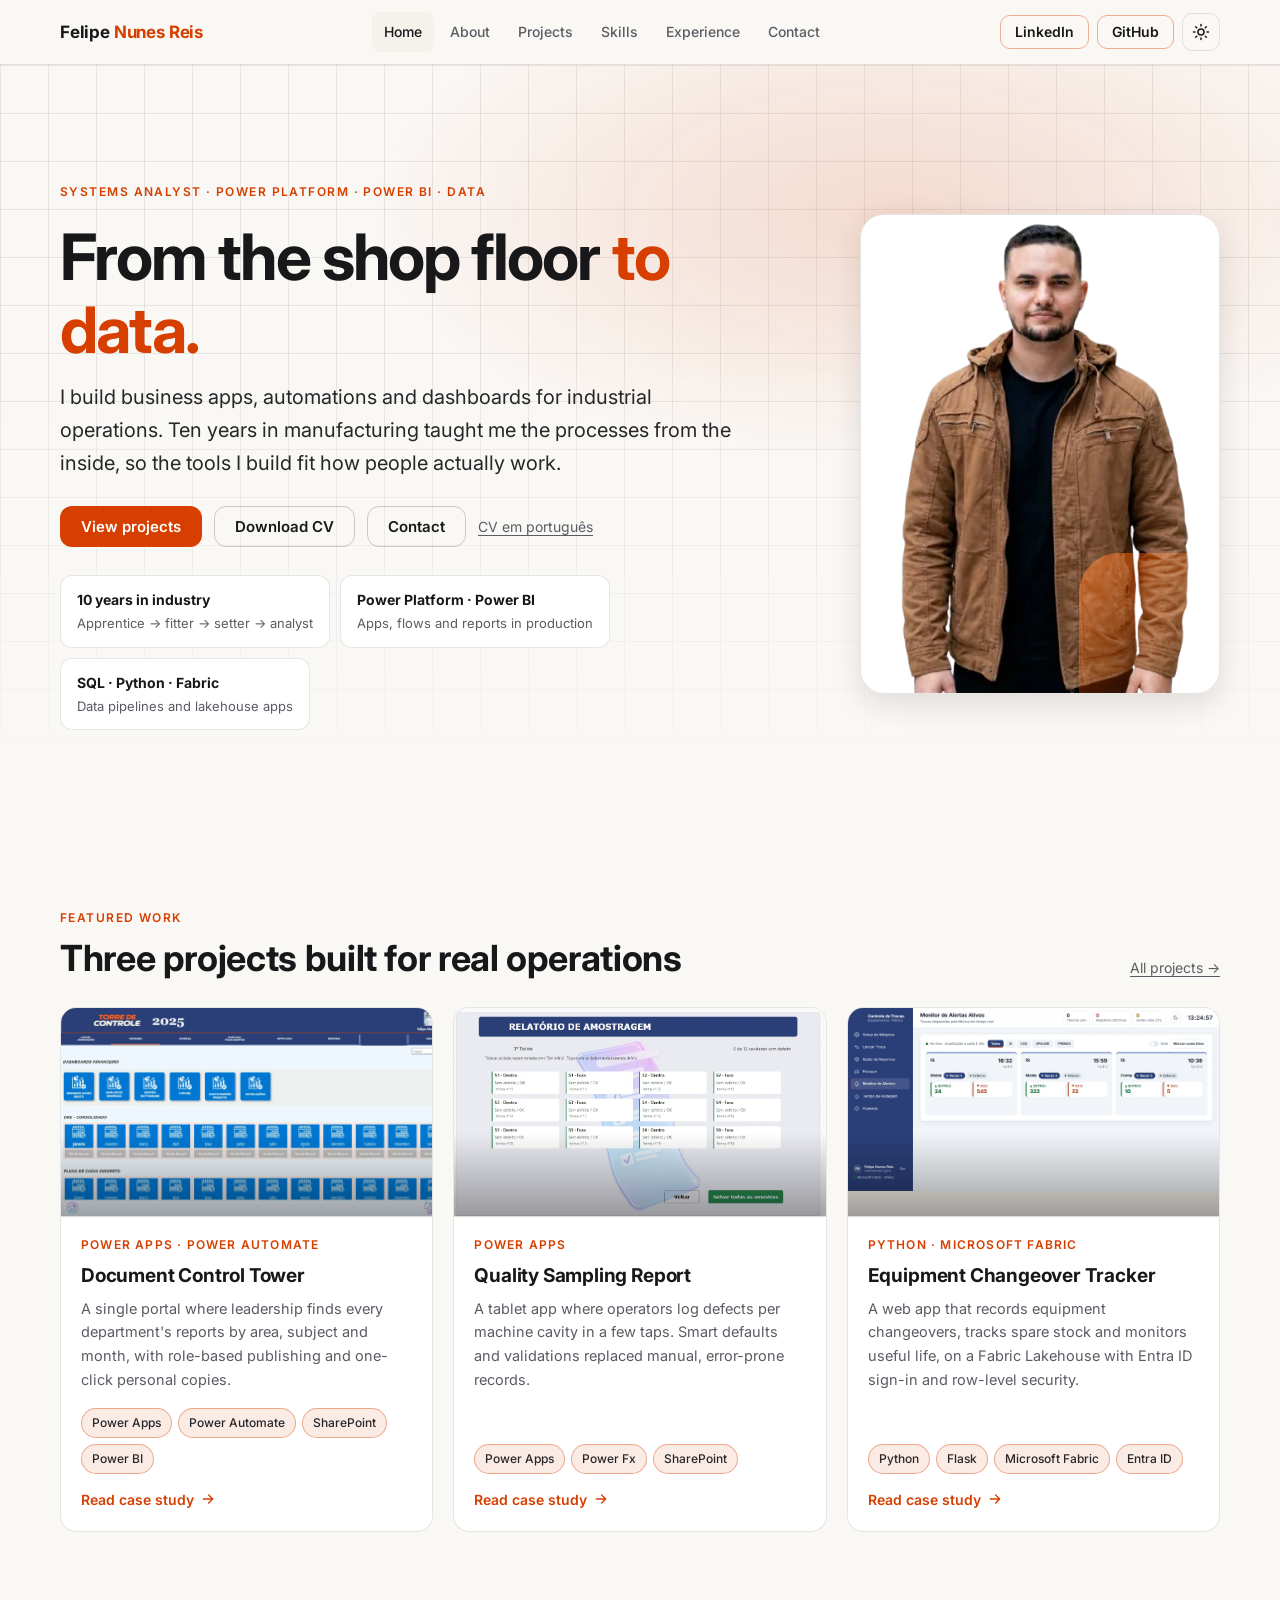
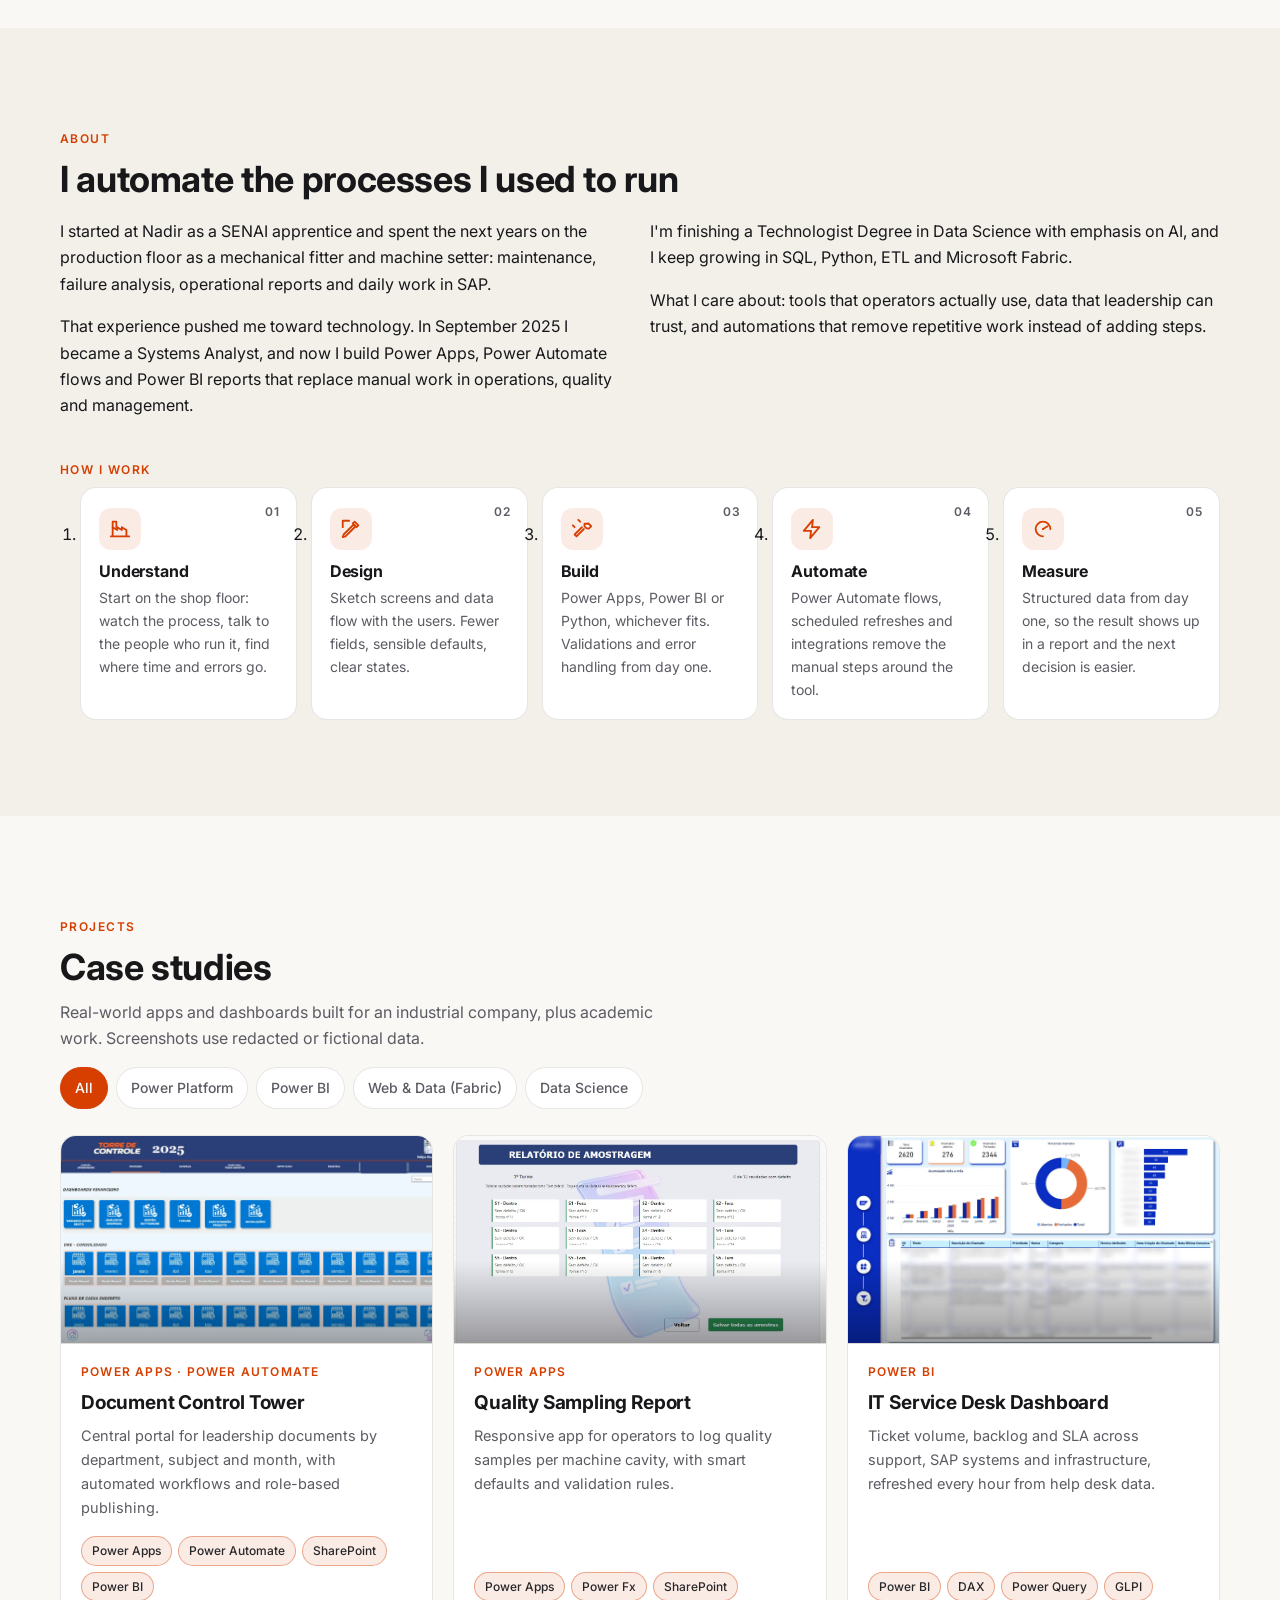
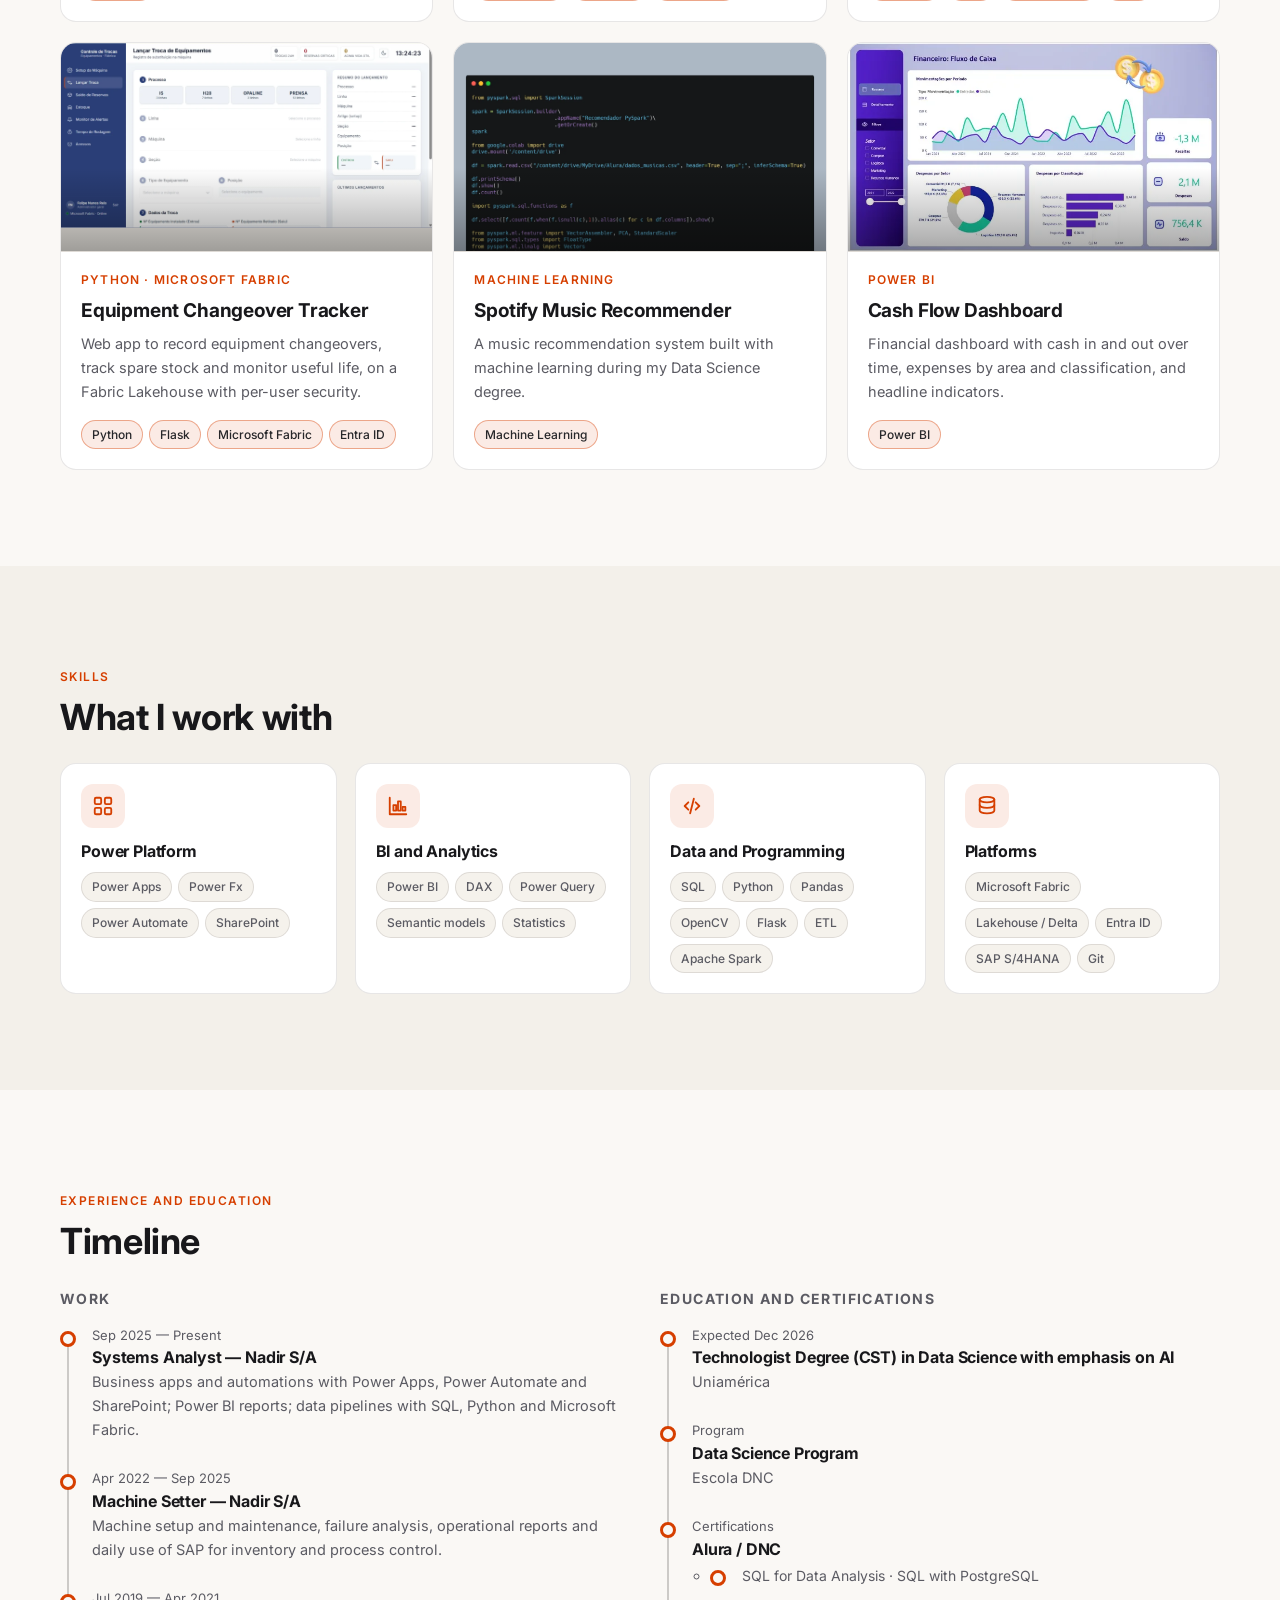
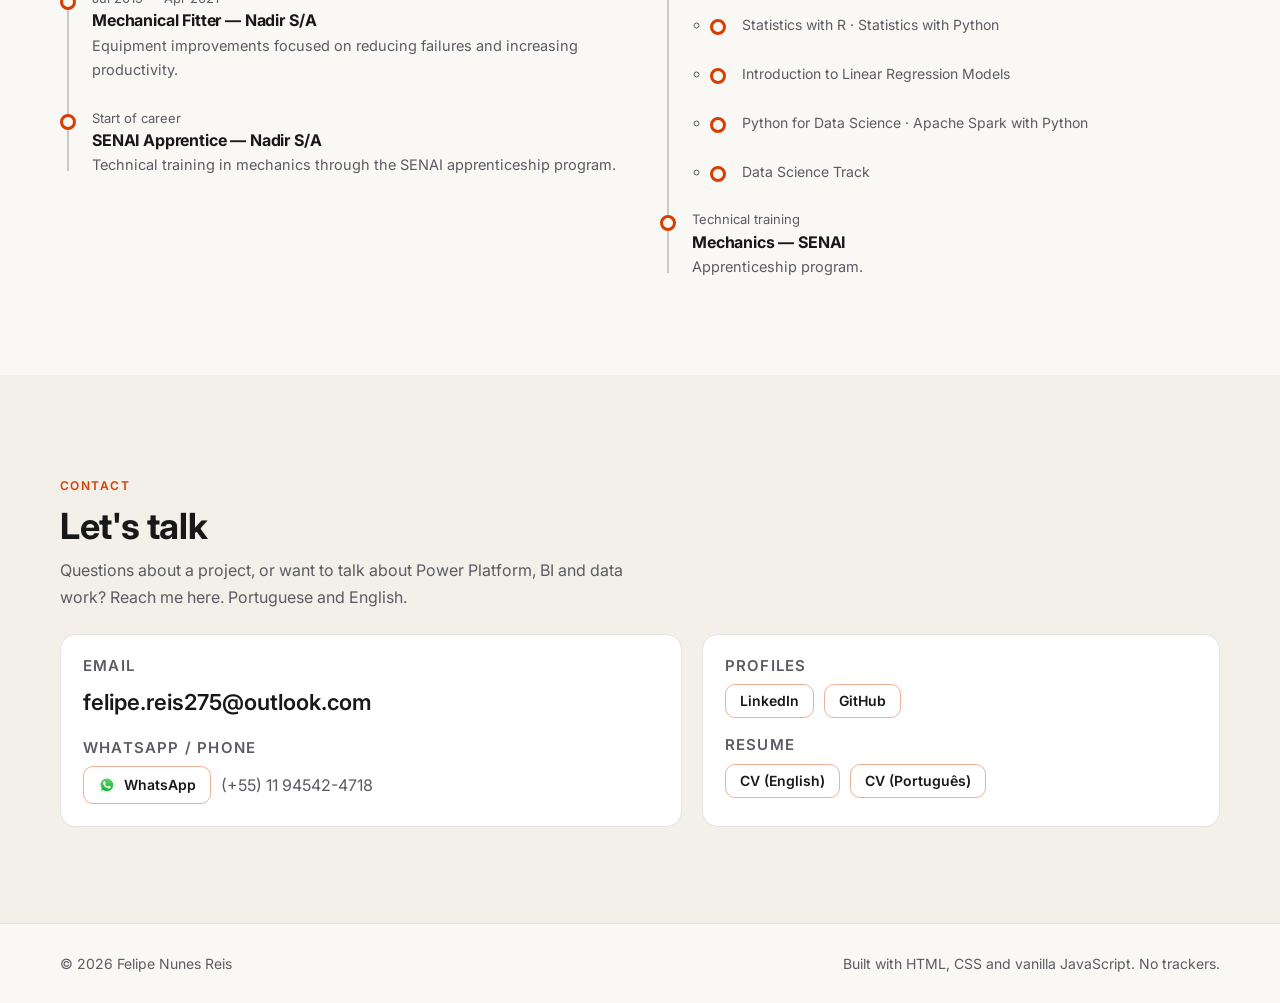
<file: index.html>
<!DOCTYPE html>
<html lang="en">
<head>
  <meta charset="utf-8" />
  <meta name="viewport" content="width=device-width,initial-scale=1" />
  <title>Felipe Nunes Reis — Systems Analyst · Power Platform, Power BI and Data</title>
  <meta name="description" content="Portfolio of Felipe Nunes Reis. From the shop floor to data: business apps, automations and dashboards for industrial operations with Power Apps, Power Automate, Power BI, SQL, Python and Microsoft Fabric." />
  <meta name="theme-color" content="#0e0e11" />
  <link rel="icon" href="assets/favicon.svg" type="image/svg+xml" />
  <link rel="preconnect" href="https://fonts.googleapis.com" />
  <link rel="preconnect" href="https://fonts.gstatic.com" crossorigin />
  <link rel="stylesheet" href="https://fonts.googleapis.com/css2?family=Inter:wght@400;500;600;700;800&display=swap" />
  <link rel="stylesheet" href="css/style.css" />
  <script>try{var t=localStorage.getItem('theme');if(t)document.documentElement.dataset.theme=t;}catch(e){}</script>
</head>
<body>
  <a class="skip-link" href="#main">Skip to content</a>

  <header class="site-header">
    <div class="container header-grid">
      <a href="#top" class="brand">Felipe <span>Nunes Reis</span></a>
      <nav class="nav" aria-label="Main">
        <a href="#top">Home</a>
        <a href="#about">About</a>
        <a href="#projects">Projects</a>
        <a href="#skills">Skills</a>
        <a href="#experience">Experience</a>
        <a href="#contact">Contact</a>
      </nav>
      <div class="header-actions">
        <a class="btn ghost" href="https://www.linkedin.com/in/felipe-nunes-reis-b3a3061b6/" target="_blank" rel="noopener">LinkedIn</a>
        <a class="btn ghost" href="https://github.com/FelipeNunesReis" target="_blank" rel="noopener">GitHub</a>
        <button class="icon-btn theme-toggle" type="button" aria-label="Switch theme">
          <svg class="moon" viewBox="0 0 24 24" fill="none" stroke="currentColor" stroke-width="2" stroke-linecap="round" stroke-linejoin="round" aria-hidden="true"><path d="M21 12.8A9 9 0 1 1 11.2 3a7 7 0 0 0 9.8 9.8z"/></svg>
          <svg class="sun" viewBox="0 0 24 24" fill="none" stroke="currentColor" stroke-width="2" stroke-linecap="round" stroke-linejoin="round" aria-hidden="true"><circle cx="12" cy="12" r="4"/><path d="M12 2v2M12 20v2M4.9 4.9l1.4 1.4M17.7 17.7l1.4 1.4M2 12h2M20 12h2M4.9 19.1l1.4-1.4M17.7 6.3l1.4-1.4"/></svg>
        </button>
        <button class="icon-btn menu-btn" type="button" aria-label="Open menu" aria-expanded="false" aria-controls="mobile-nav">
          <svg viewBox="0 0 24 24" fill="none" stroke="currentColor" stroke-width="2" stroke-linecap="round" aria-hidden="true"><path d="M4 7h16M4 12h16M4 17h16"/></svg>
        </button>
      </div>
    </div>
    <nav class="mobile-nav" id="mobile-nav" aria-label="Mobile">
      <a href="#top">Home</a>
      <a href="#about">About</a>
      <a href="#projects">Projects</a>
      <a href="#skills">Skills</a>
      <a href="#experience">Experience</a>
      <a href="#contact">Contact</a>
      <a href="https://www.linkedin.com/in/felipe-nunes-reis-b3a3061b6/" target="_blank" rel="noopener">LinkedIn</a>
      <a href="https://github.com/FelipeNunesReis" target="_blank" rel="noopener">GitHub</a>
    </nav>
  </header>

  <main id="main">
    <!-- HERO -->
    <section class="hero" id="top">
      <div class="container hero-grid">
        <div>
          <span class="eyebrow">Systems Analyst · Power Platform · Power BI · Data</span>
          <h1>From the shop floor <em>to data.</em></h1>
          <p class="lead">I build business apps, automations and dashboards for industrial operations. Ten years in manufacturing taught me the processes from the inside, so the tools I build fit how people actually work.</p>
          <div class="hero-cta">
            <a class="btn" href="#projects">View projects</a>
            <a class="btn outline" href="assets/Felipe-Nunes-Reis-CV-EN.pdf" download>Download CV</a>
            <a class="btn outline" href="#contact">Contact</a>
            <a class="text-link" href="assets/Felipe-Nunes-Reis-CV-PT.pdf" download hreflang="pt-BR">CV em português</a>
          </div>
          <ul class="chips">
            <li><strong>10 years in industry</strong><span>Apprentice → fitter → setter → analyst</span></li>
            <li><strong>Power Platform · Power BI</strong><span>Apps, flows and reports in production</span></li>
            <li><strong>SQL · Python · Fabric</strong><span>Data pipelines and lakehouse apps</span></li>
          </ul>
        </div>
        <div class="portrait reveal">
          <picture>
            <source type="image/webp" srcset="images/fotoportfolio.webp" />
            <img src="images/fotoportfolio.png" alt="Portrait of Felipe Nunes Reis" width="432" height="578" fetchpriority="high" />
          </picture>
        </div>
      </div>
    </section>

    <!-- FEATURED -->
    <section class="section" id="featured" aria-labelledby="featured-title">
      <div class="container">
        <div class="section-head">
          <div>
            <span class="eyebrow">Featured work</span>
            <h2 class="section-title" id="featured-title">Three projects built for real operations</h2>
          </div>
          <a class="text-link" href="#projects">All projects →</a>
        </div>
        <div class="project-grid featured">
          <article class="project-card reveal">
            <div class="thumb">
              <picture>
                <source type="image/webp" srcset="images/torre_de_controle/finance.webp" />
                <img src="images/torre_de_controle/finance.png" alt="Document Control Tower: finance area with dashboard tiles and a month-by-month grid of reports" loading="lazy" width="1600" height="837" />
              </picture>
            </div>
            <div class="body">
              <span class="kicker">Power Apps · Power Automate</span>
              <h3><a href="projects/document-control-tower.html">Document Control Tower</a></h3>
              <p>A single portal where leadership finds every department's reports by area, subject and month, with role-based publishing and one-click personal copies.</p>
              <ul class="badges"><li>Power Apps</li><li>Power Automate</li><li>SharePoint</li><li>Power BI</li></ul>
              <span class="more">Read case study <svg viewBox="0 0 24 24" fill="none" stroke="currentColor" stroke-width="2" stroke-linecap="round" stroke-linejoin="round" aria-hidden="true"><path d="M5 12h14M13 6l6 6-6 6"/></svg></span>
            </div>
          </article>
          <article class="project-card reveal">
            <div class="thumb">
              <picture>
                <source type="image/webp" srcset="images/relatorio_amostragem/cavity-grid.webp" />
                <img src="images/relatorio_amostragem/cavity-grid.png" alt="Quality Sampling Report: grid of machine cavities, each marked as no defect, with a live defect counter" loading="lazy" width="1051" height="601" />
              </picture>
            </div>
            <div class="body">
              <span class="kicker">Power Apps</span>
              <h3><a href="projects/quality-sampling-report.html">Quality Sampling Report</a></h3>
              <p>A tablet app where operators log defects per machine cavity in a few taps. Smart defaults and validations replaced manual, error-prone records.</p>
              <ul class="badges"><li>Power Apps</li><li>Power Fx</li><li>SharePoint</li></ul>
              <span class="more">Read case study <svg viewBox="0 0 24 24" fill="none" stroke="currentColor" stroke-width="2" stroke-linecap="round" stroke-linejoin="round" aria-hidden="true"><path d="M5 12h14M13 6l6 6-6 6"/></svg></span>
            </div>
          </article>
          <article class="project-card reveal">
            <div class="thumb theme-shot">
              <picture class="dark">
                <source type="image/webp" srcset="images/controle_trocas/alert-monitor-dark.webp" />
                <img src="images/controle_trocas/alert-monitor-dark.png" alt="Equipment Changeover Tracker: alert monitor with live changeover cards, dark theme" loading="lazy" width="1600" height="788" />
              </picture>
              <picture class="light">
                <source type="image/webp" srcset="images/controle_trocas/alert-monitor-light.webp" />
                <img src="images/controle_trocas/alert-monitor-light.png" alt="Equipment Changeover Tracker: alert monitor with live changeover cards, light theme" loading="lazy" width="1600" height="789" />
              </picture>
            </div>
            <div class="body">
              <span class="kicker">Python · Microsoft Fabric</span>
              <h3><a href="projects/equipment-changeover-tracker.html">Equipment Changeover Tracker</a></h3>
              <p>A web app that records equipment changeovers, tracks spare stock and monitors useful life, on a Fabric Lakehouse with Entra ID sign-in and row-level security.</p>
              <ul class="badges"><li>Python</li><li>Flask</li><li>Microsoft Fabric</li><li>Entra ID</li></ul>
              <span class="more">Read case study <svg viewBox="0 0 24 24" fill="none" stroke="currentColor" stroke-width="2" stroke-linecap="round" stroke-linejoin="round" aria-hidden="true"><path d="M5 12h14M13 6l6 6-6 6"/></svg></span>
            </div>
          </article>
        </div>
      </div>
    </section>

    <!-- ABOUT + HOW I WORK -->
    <section class="section alt" id="about" aria-labelledby="about-title">
      <div class="container">
        <span class="eyebrow">About</span>
        <h2 class="section-title" id="about-title">I automate the processes I used to run</h2>
        <div class="grid-2" style="margin-top:18px;align-items:start">
          <div>
            <p>I started at Nadir as a SENAI apprentice and spent the next years on the production floor as a mechanical fitter and machine setter: maintenance, failure analysis, operational reports and daily work in SAP.</p>
            <p>That experience pushed me toward technology. In September 2025 I became a Systems Analyst, and now I build Power Apps, Power Automate flows and Power BI reports that replace manual work in operations, quality and management.</p>
          </div>
          <div>
            <p>I'm finishing a Technologist Degree in Data Science with emphasis on AI, and I keep growing in SQL, Python, ETL and Microsoft Fabric.</p>
            <p>What I care about: tools that operators actually use, data that leadership can trust, and automations that remove repetitive work instead of adding steps.</p>
          </div>
        </div>

        <h3 class="eyebrow" style="margin-top:44px">How I work</h3>
        <ol class="steps">
          <li class="step reveal">
            <div class="ico"><svg viewBox="0 0 24 24" fill="none" stroke="currentColor" stroke-width="2" stroke-linecap="round" stroke-linejoin="round" aria-hidden="true"><path d="M2 20h20M4 20V10l5 3V10l5 3V10l5 3v7"/><path d="M4 10V4h4v6"/></svg></div>
            <h3>Understand</h3>
            <p>Start on the shop floor: watch the process, talk to the people who run it, find where time and errors go.</p>
          </li>
          <li class="step reveal">
            <div class="ico"><svg viewBox="0 0 24 24" fill="none" stroke="currentColor" stroke-width="2" stroke-linecap="round" stroke-linejoin="round" aria-hidden="true"><path d="M3 21l3-1 11-11-2-2L4 18l-1 3z"/><path d="M14 6l2-2 4 4-2 2"/><path d="M3 10V3h7"/></svg></div>
            <h3>Design</h3>
            <p>Sketch screens and data flow with the users. Fewer fields, sensible defaults, clear states.</p>
          </li>
          <li class="step reveal">
            <div class="ico"><svg viewBox="0 0 24 24" fill="none" stroke="currentColor" stroke-width="2" stroke-linecap="round" stroke-linejoin="round" aria-hidden="true"><path d="M14.7 6.3a4 4 0 0 0 5 5L22 9l-3-3-2.3.3z"/><path d="M12 10 4 18l2 2 8-8"/><path d="M8 2l2 2M2 8l2 2"/></svg></div>
            <h3>Build</h3>
            <p>Power Apps, Power BI or Python, whichever fits. Validations and error handling from day one.</p>
          </li>
          <li class="step reveal">
            <div class="ico"><svg viewBox="0 0 24 24" fill="none" stroke="currentColor" stroke-width="2" stroke-linecap="round" stroke-linejoin="round" aria-hidden="true"><path d="M13 2 3 14h8l-1 8 10-12h-8l1-8z"/></svg></div>
            <h3>Automate</h3>
            <p>Power Automate flows, scheduled refreshes and integrations remove the manual steps around the tool.</p>
          </li>
          <li class="step reveal">
            <div class="ico"><svg viewBox="0 0 24 24" fill="none" stroke="currentColor" stroke-width="2" stroke-linecap="round" stroke-linejoin="round" aria-hidden="true"><path d="M12 20a8 8 0 1 1 8-8"/><path d="M12 12l5-3"/><path d="M12 12h.01"/></svg></div>
            <h3>Measure</h3>
            <p>Structured data from day one, so the result shows up in a report and the next decision is easier.</p>
          </li>
        </ol>
      </div>
    </section>

    <!-- PROJECTS -->
    <section class="section" id="projects" aria-labelledby="projects-title">
      <div class="container">
        <span class="eyebrow">Projects</span>
        <h2 class="section-title" id="projects-title">Case studies</h2>
        <p class="section-intro">Real-world apps and dashboards built for an industrial company, plus academic work. Screenshots use redacted or fictional data.</p>

        <div class="filters" role="tablist" aria-label="Filter projects by area">
          <button type="button" role="tab" data-filter="all" aria-selected="true">All</button>
          <button type="button" role="tab" data-filter="power-platform" aria-selected="false" tabindex="-1">Power Platform</button>
          <button type="button" role="tab" data-filter="power-bi" aria-selected="false" tabindex="-1">Power BI</button>
          <button type="button" role="tab" data-filter="web-data" aria-selected="false" tabindex="-1">Web &amp; Data (Fabric)</button>
          <button type="button" role="tab" data-filter="data-science" aria-selected="false" tabindex="-1">Data Science</button>
        </div>

        <div class="project-grid" id="all-projects">
          <article class="project-card reveal" data-category="power-platform">
            <div class="thumb">
              <picture>
                <source type="image/webp" srcset="images/torre_de_controle/finance.webp" />
                <img src="images/torre_de_controle/finance.png" alt="Document Control Tower: finance area with dashboard tiles and a month-by-month grid of reports" loading="lazy" width="1600" height="837" />
              </picture>
            </div>
            <div class="body">
              <span class="kicker">Power Apps · Power Automate</span>
              <h3><a href="projects/document-control-tower.html">Document Control Tower</a></h3>
              <p>Central portal for leadership documents by department, subject and month, with automated workflows and role-based publishing.</p>
              <ul class="badges"><li>Power Apps</li><li>Power Automate</li><li>SharePoint</li><li>Power BI</li></ul>
            </div>
          </article>

          <article class="project-card reveal" data-category="power-platform">
            <div class="thumb">
              <picture>
                <source type="image/webp" srcset="images/relatorio_amostragem/cavity-grid.webp" />
                <img src="images/relatorio_amostragem/cavity-grid.png" alt="Quality Sampling Report: grid of machine cavities, each marked as no defect, with a live defect counter" loading="lazy" width="1051" height="601" />
              </picture>
            </div>
            <div class="body">
              <span class="kicker">Power Apps</span>
              <h3><a href="projects/quality-sampling-report.html">Quality Sampling Report</a></h3>
              <p>Responsive app for operators to log quality samples per machine cavity, with smart defaults and validation rules.</p>
              <ul class="badges"><li>Power Apps</li><li>Power Fx</li><li>SharePoint</li></ul>
            </div>
          </article>

          <article class="project-card reveal" data-category="power-bi">
            <div class="thumb">
              <picture>
                <source type="image/webp" srcset="images/glpi/glpi-1-overview.webp" />
                <img src="images/glpi/glpi-1-overview.png" alt="IT Service Desk Dashboard overview page with ticket totals, monthly trend and tickets per technician" loading="lazy" width="1600" height="913" />
              </picture>
            </div>
            <div class="body">
              <span class="kicker">Power BI</span>
              <h3><a href="projects/it-service-desk-dashboard.html">IT Service Desk Dashboard</a></h3>
              <p>Ticket volume, backlog and SLA across support, SAP systems and infrastructure, refreshed every hour from help desk data.</p>
              <ul class="badges"><li>Power BI</li><li>DAX</li><li>Power Query</li><li>GLPI</li></ul>
            </div>
          </article>

          <article class="project-card reveal" data-category="web-data">
            <div class="thumb theme-shot">
              <picture class="dark">
                <source type="image/webp" srcset="images/controle_trocas/log-changeover-dark.webp" />
                <img src="images/controle_trocas/log-changeover-dark.png" alt="Equipment Changeover Tracker: step-by-step changeover entry, dark theme" loading="lazy" width="1600" height="790" />
              </picture>
              <picture class="light">
                <source type="image/webp" srcset="images/controle_trocas/log-changeover-light.webp" />
                <img src="images/controle_trocas/log-changeover-light.png" alt="Equipment Changeover Tracker: step-by-step changeover entry, light theme" loading="lazy" width="1600" height="795" />
              </picture>
            </div>
            <div class="body">
              <span class="kicker">Python · Microsoft Fabric</span>
              <h3><a href="projects/equipment-changeover-tracker.html">Equipment Changeover Tracker</a></h3>
              <p>Web app to record equipment changeovers, track spare stock and monitor useful life, on a Fabric Lakehouse with per-user security.</p>
              <ul class="badges"><li>Python</li><li>Flask</li><li>Microsoft Fabric</li><li>Entra ID</li></ul>
            </div>
          </article>

          <article class="project-card reveal" data-category="data-science">
            <div class="thumb">
              <picture>
                <source type="image/webp" srcset="images/carbon.webp" />
                <img src="images/carbon.png" alt="Source code of the Spotify music recommender" loading="lazy" width="1600" height="3223" />
              </picture>
            </div>
            <div class="body">
              <span class="kicker">Machine Learning</span>
              <h3><a href="projects/spotify-music-recommender.html">Spotify Music Recommender</a></h3>
              <p>A music recommendation system built with machine learning during my Data Science degree.</p>
              <ul class="badges"><li>Machine Learning</li></ul>
            </div>
          </article>

          <article class="project-card reveal" data-category="power-bi">
            <div class="thumb">
              <picture>
                <source type="image/webp" srcset="images/projetopptx.webp" />
                <img src="images/projetopptx.png" alt="Cash Flow Dashboard with revenue, expenses and balance indicators" loading="lazy" width="666" height="375" />
              </picture>
            </div>
            <div class="body">
              <span class="kicker">Power BI</span>
              <h3><a href="projects/cash-flow-dashboard.html">Cash Flow Dashboard</a></h3>
              <p>Financial dashboard with cash in and out over time, expenses by area and classification, and headline indicators.</p>
              <ul class="badges"><li>Power BI</li></ul>
            </div>
          </article>
        </div>
        <p class="filters-empty">No projects in this category yet.</p>
      </div>
    </section>

    <!-- SKILLS -->
    <section class="section alt" id="skills" aria-labelledby="skills-title">
      <div class="container">
        <span class="eyebrow">Skills</span>
        <h2 class="section-title" id="skills-title">What I work with</h2>
        <div class="skills" style="margin-top:24px">
          <div class="skill reveal">
            <div class="ico"><svg viewBox="0 0 24 24" fill="none" stroke="currentColor" stroke-width="2" stroke-linecap="round" stroke-linejoin="round" aria-hidden="true"><rect x="3" y="3" width="7" height="7" rx="1.5"/><rect x="14" y="3" width="7" height="7" rx="1.5"/><rect x="3" y="14" width="7" height="7" rx="1.5"/><rect x="14" y="14" width="7" height="7" rx="1.5"/></svg></div>
            <h3>Power Platform</h3>
            <ul class="badges neutral"><li>Power Apps</li><li>Power Fx</li><li>Power Automate</li><li>SharePoint</li></ul>
          </div>
          <div class="skill reveal">
            <div class="ico"><svg viewBox="0 0 24 24" fill="none" stroke="currentColor" stroke-width="2" stroke-linecap="round" stroke-linejoin="round" aria-hidden="true"><path d="M3 3v18h18"/><rect x="7" y="11" width="3" height="6"/><rect x="12" y="7" width="3" height="10"/><rect x="17" y="13" width="3" height="4"/></svg></div>
            <h3>BI and Analytics</h3>
            <ul class="badges neutral"><li>Power BI</li><li>DAX</li><li>Power Query</li><li>Semantic models</li><li>Statistics</li></ul>
          </div>
          <div class="skill reveal">
            <div class="ico"><svg viewBox="0 0 24 24" fill="none" stroke="currentColor" stroke-width="2" stroke-linecap="round" stroke-linejoin="round" aria-hidden="true"><path d="m8 8-4 4 4 4M16 8l4 4-4 4M14 4l-4 16"/></svg></div>
            <h3>Data and Programming</h3>
            <ul class="badges neutral"><li>SQL</li><li>Python</li><li>Pandas</li><li>OpenCV</li><li>Flask</li><li>ETL</li><li>Apache Spark</li></ul>
          </div>
          <div class="skill reveal">
            <div class="ico"><svg viewBox="0 0 24 24" fill="none" stroke="currentColor" stroke-width="2" stroke-linecap="round" stroke-linejoin="round" aria-hidden="true"><ellipse cx="12" cy="5" rx="8" ry="3"/><path d="M4 5v6c0 1.7 3.6 3 8 3s8-1.3 8-3V5"/><path d="M4 11v6c0 1.7 3.6 3 8 3s8-1.3 8-3v-6"/></svg></div>
            <h3>Platforms</h3>
            <ul class="badges neutral"><li>Microsoft Fabric</li><li>Lakehouse / Delta</li><li>Entra ID</li><li>SAP S/4HANA</li><li>Git</li></ul>
          </div>
        </div>
      </div>
    </section>

    <!-- EXPERIENCE + EDUCATION -->
    <section class="section" id="experience" aria-labelledby="experience-title">
      <div class="container">
        <span class="eyebrow">Experience and education</span>
        <h2 class="section-title" id="experience-title">Timeline</h2>
        <div class="timeline" style="margin-top:28px">
          <div>
            <h3 class="track">Work</h3>
            <ol class="tl">
              <li class="reveal">
                <span class="when">Sep 2025 — Present</span>
                <h4>Systems Analyst — Nadir S/A</h4>
                <p>Business apps and automations with Power Apps, Power Automate and SharePoint; Power BI reports; data pipelines with SQL, Python and Microsoft Fabric.</p>
              </li>
              <li class="reveal">
                <span class="when">Apr 2022 — Sep 2025</span>
                <h4>Machine Setter — Nadir S/A</h4>
                <p>Machine setup and maintenance, failure analysis, operational reports and daily use of SAP for inventory and process control.</p>
              </li>
              <li class="reveal">
                <span class="when">Jul 2019 — Apr 2021</span>
                <h4>Mechanical Fitter — Nadir S/A</h4>
                <p>Equipment improvements focused on reducing failures and increasing productivity.</p>
              </li>
              <li class="reveal">
                <span class="when">Start of career</span>
                <h4>SENAI Apprentice — Nadir S/A</h4>
                <p>Technical training in mechanics through the SENAI apprenticeship program.</p>
              </li>
            </ol>
          </div>
          <div>
            <h3 class="track">Education and certifications</h3>
            <ol class="tl">
              <li class="reveal">
                <span class="when">Expected Dec 2026</span>
                <h4>Technologist Degree (CST) in Data Science with emphasis on AI</h4>
                <p>Uniamérica</p>
              </li>
              <li class="reveal">
                <span class="when">Program</span>
                <h4>Data Science Program</h4>
                <p>Escola DNC</p>
              </li>
              <li class="reveal">
                <span class="when">Certifications</span>
                <h4>Alura / DNC</h4>
                <ul>
                  <li>SQL for Data Analysis · SQL with PostgreSQL</li>
                  <li>Statistics with R · Statistics with Python</li>
                  <li>Introduction to Linear Regression Models</li>
                  <li>Python for Data Science · Apache Spark with Python</li>
                  <li>Data Science Track</li>
                </ul>
              </li>
              <li class="reveal">
                <span class="when">Technical training</span>
                <h4>Mechanics — SENAI</h4>
                <p>Apprenticeship program.</p>
              </li>
            </ol>
          </div>
        </div>
      </div>
    </section>

    <!-- CONTACT -->
    <section class="section alt" id="contact" aria-labelledby="contact-title">
      <div class="container">
        <span class="eyebrow">Contact</span>
        <h2 class="section-title" id="contact-title">Let's talk</h2>
        <p class="section-intro">Questions about a project, or want to talk about Power Platform, BI and data work? Reach me here. Portuguese and English.</p>
        <div class="contact-grid" style="margin-top:24px">
          <div class="card contact-card">
            <h3>Email</h3>
            <a class="big" href="mailto:felipe.reis275@outlook.com">felipe.reis275@outlook.com</a>
            <h3>WhatsApp / phone</h3>
            <div class="row">
              <a class="btn ghost" href="https://wa.me/5511945424718" target="_blank" rel="noopener"><img src="assets/WhatsApp.svg" alt="" width="18" height="18" /> WhatsApp</a>
              <span class="muted" style="align-self:center">(+55) 11 94542-4718</span>
            </div>
          </div>
          <div class="card contact-card">
            <h3>Profiles</h3>
            <div class="row">
              <a class="btn ghost" href="https://www.linkedin.com/in/felipe-nunes-reis-b3a3061b6/" target="_blank" rel="noopener">LinkedIn</a>
              <a class="btn ghost" href="https://github.com/FelipeNunesReis" target="_blank" rel="noopener">GitHub</a>
            </div>
            <h3>Resume</h3>
            <div class="row">
              <a class="btn ghost" href="assets/Felipe-Nunes-Reis-CV-EN.pdf" download>CV (English)</a>
              <a class="btn ghost" href="assets/Felipe-Nunes-Reis-CV-PT.pdf" download hreflang="pt-BR">CV (Português)</a>
            </div>
          </div>
        </div>
      </div>
    </section>
  </main>

  <footer class="site-footer">
    <div class="container">
      <span>© 2026 Felipe Nunes Reis</span>
      <span>Built with HTML, CSS and vanilla JavaScript. No trackers.</span>
    </div>
  </footer>

  <script src="js/script.js"></script>
</body>
</html>
</file>
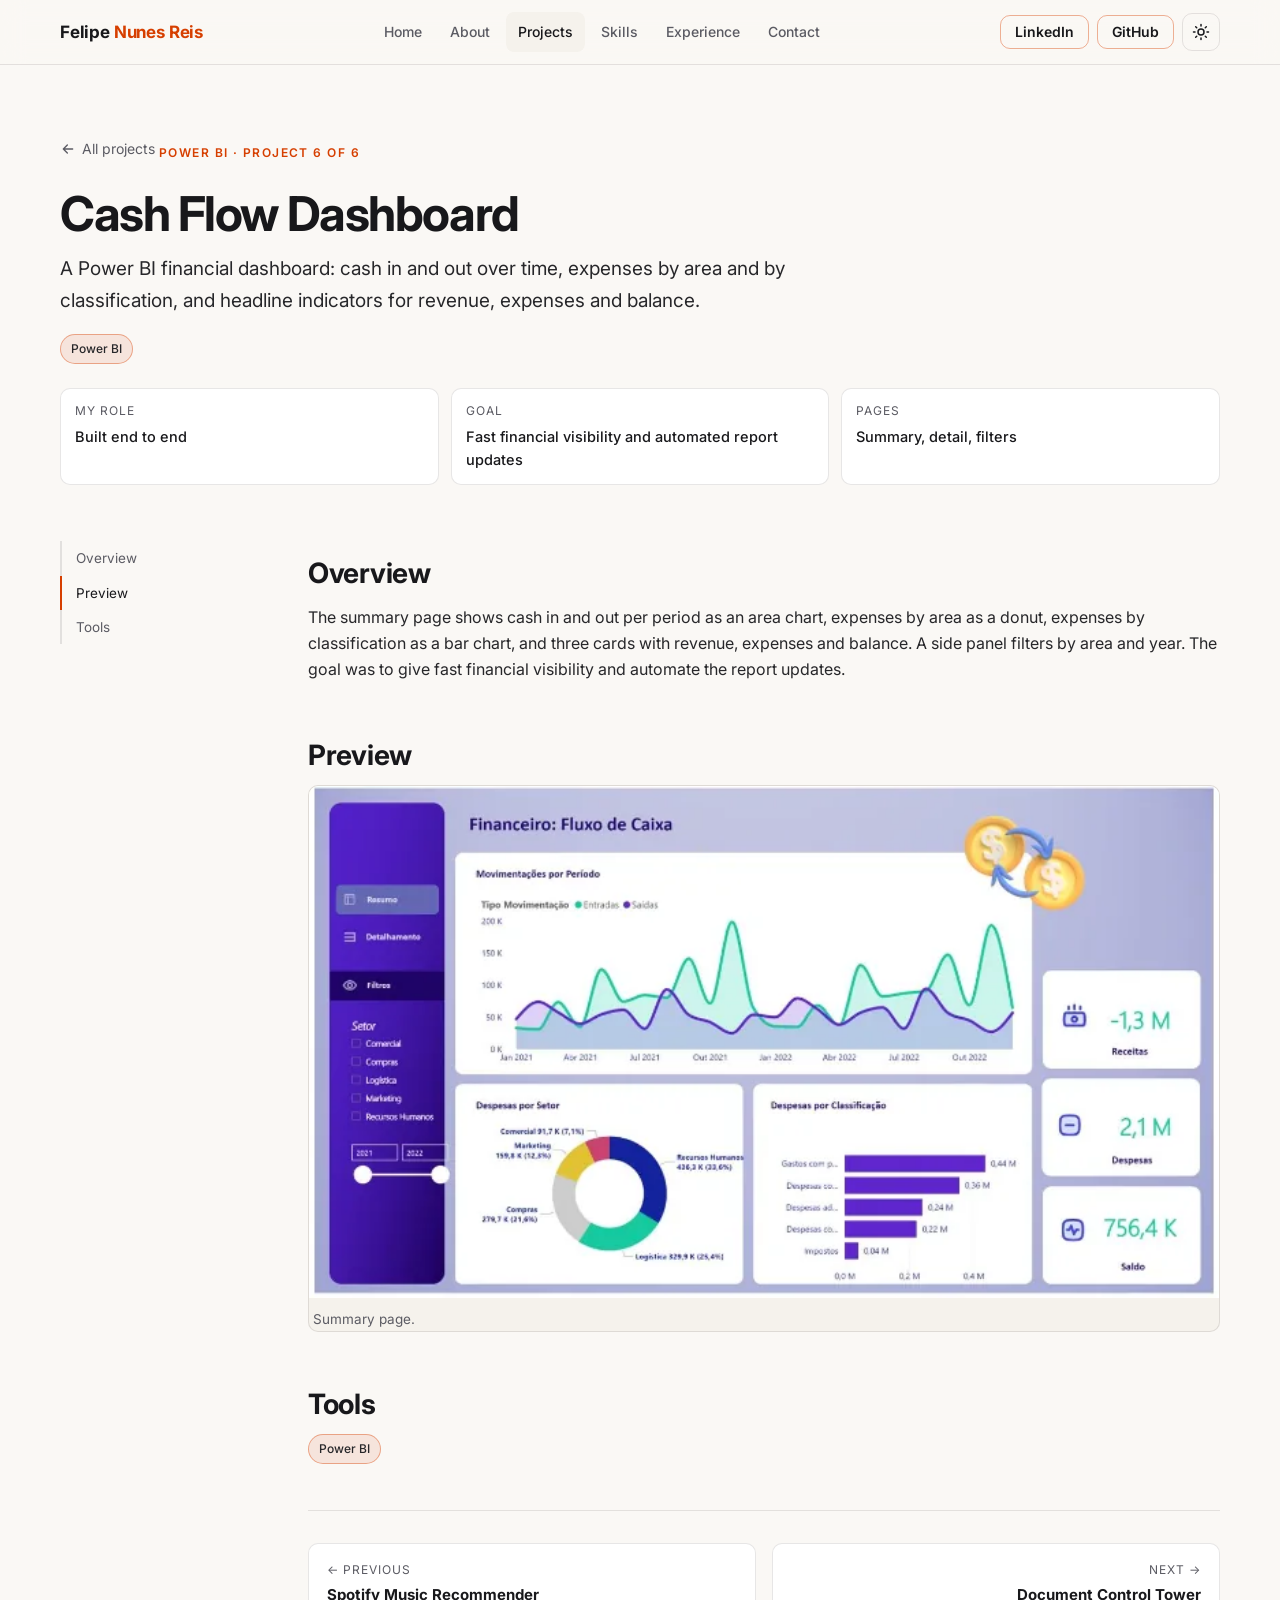
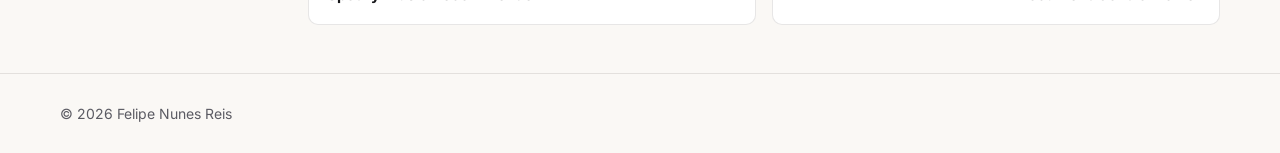
<file: projects/cash-flow-dashboard.html>
<!DOCTYPE html>
<html lang="en">
<head>
  <meta charset="utf-8" />
  <meta name="viewport" content="width=device-width,initial-scale=1" />
  <title>Cash Flow Dashboard — Felipe Nunes Reis</title>
  <meta name="description" content="A Power BI financial dashboard with cash in and out over time, expenses by area and classification, and headline indicators." />
  <meta name="theme-color" content="#0e0e11" />
  <link rel="icon" href="../assets/favicon.svg" type="image/svg+xml" />
  <link rel="preconnect" href="https://fonts.googleapis.com" />
  <link rel="preconnect" href="https://fonts.gstatic.com" crossorigin />
  <link rel="stylesheet" href="https://fonts.googleapis.com/css2?family=Inter:wght@400;500;600;700;800&display=swap" />
  <link rel="stylesheet" href="../css/style.css" />
  <script>try{var t=localStorage.getItem('theme');if(t)document.documentElement.dataset.theme=t;}catch(e){}</script>
</head>
<body>
  <a class="skip-link" href="#main">Skip to content</a>

  <header class="site-header">
    <div class="container header-grid">
      <a href="../index.html" class="brand">Felipe <span>Nunes Reis</span></a>
      <nav class="nav" aria-label="Main">
        <a href="../index.html">Home</a>
        <a href="../index.html#about">About</a>
        <a href="../index.html#projects" aria-current="true">Projects</a>
        <a href="../index.html#skills">Skills</a>
        <a href="../index.html#experience">Experience</a>
        <a href="../index.html#contact">Contact</a>
      </nav>
      <div class="header-actions">
        <a class="btn ghost" href="https://www.linkedin.com/in/felipe-nunes-reis-b3a3061b6/" target="_blank" rel="noopener">LinkedIn</a>
        <a class="btn ghost" href="https://github.com/FelipeNunesReis" target="_blank" rel="noopener">GitHub</a>
        <button class="icon-btn theme-toggle" type="button" aria-label="Switch theme">
          <svg class="moon" viewBox="0 0 24 24" fill="none" stroke="currentColor" stroke-width="2" stroke-linecap="round" stroke-linejoin="round" aria-hidden="true"><path d="M21 12.8A9 9 0 1 1 11.2 3a7 7 0 0 0 9.8 9.8z"/></svg>
          <svg class="sun" viewBox="0 0 24 24" fill="none" stroke="currentColor" stroke-width="2" stroke-linecap="round" stroke-linejoin="round" aria-hidden="true"><circle cx="12" cy="12" r="4"/><path d="M12 2v2M12 20v2M4.9 4.9l1.4 1.4M17.7 17.7l1.4 1.4M2 12h2M20 12h2M4.9 19.1l1.4-1.4M17.7 6.3l1.4-1.4"/></svg>
        </button>
        <button class="icon-btn menu-btn" type="button" aria-label="Open menu" aria-expanded="false" aria-controls="mobile-nav">
          <svg viewBox="0 0 24 24" fill="none" stroke="currentColor" stroke-width="2" stroke-linecap="round" aria-hidden="true"><path d="M4 7h16M4 12h16M4 17h16"/></svg>
        </button>
      </div>
    </div>
    <nav class="mobile-nav" id="mobile-nav" aria-label="Mobile">
      <a href="../index.html">Home</a>
      <a href="../index.html#about">About</a>
      <a href="../index.html#projects">Projects</a>
      <a href="../index.html#skills">Skills</a>
      <a href="../index.html#experience">Experience</a>
      <a href="../index.html#contact">Contact</a>
    </nav>
  </header>

  <main id="main" class="container">
    <section class="cs-hero">
      <a class="back" href="../index.html#projects"><svg viewBox="0 0 24 24" fill="none" stroke="currentColor" stroke-width="2" stroke-linecap="round" stroke-linejoin="round" aria-hidden="true"><path d="M19 12H5M11 18l-6-6 6-6"/></svg> All projects</a>
      <span class="eyebrow">Power BI · Project 6 of 6</span>
      <h1>Cash Flow Dashboard</h1>
      <p class="lead">A Power BI financial dashboard: cash in and out over time, expenses by area and by classification, and headline indicators for revenue, expenses and balance.</p>
      <ul class="badges"><li>Power BI</li></ul>
      <dl class="cs-meta">
        <div><dt>My role</dt><dd>Built end to end</dd></div>
        <div><dt>Goal</dt><dd>Fast financial visibility and automated report updates</dd></div>
        <div><dt>Pages</dt><dd>Summary, detail, filters</dd></div>
      </dl>
    </section>

    <div class="cs-layout">
      <nav class="cs-toc" aria-label="On this page">
        <ol>
          <li><a href="#overview">Overview</a></li>
          <li><a href="#preview">Preview</a></li>
          <li><a href="#tools">Tools</a></li>
        </ol>
      </nav>
      <article>
        <section class="cs-section" id="overview">
          <h2>Overview</h2>
          <p>The summary page shows cash in and out per period as an area chart, expenses by area as a donut, expenses by classification as a bar chart, and three cards with revenue, expenses and balance. A side panel filters by area and year. The goal was to give fast financial visibility and automate the report updates.</p>
        </section>

        <section class="cs-section" id="preview">
          <h2>Preview</h2>
          <figure class="shot">
            <a href="../images/projetopptx.webp" target="_blank" rel="noopener">
              <picture><source type="image/webp" srcset="../images/projetopptx.webp" /><img src="../images/projetopptx.png" alt="Cash flow dashboard: cash in and out over time, expenses by area and by classification, and cards for revenue, expenses and balance" loading="lazy" width="666" height="375" /></picture>
            </a>
            <figcaption>Summary page.</figcaption>
          </figure>
        </section>

        <section class="cs-section" id="tools">
          <h2>Tools</h2>
          <ul class="badges"><li>Power BI</li></ul>
        </section>

        <nav class="pager" aria-label="Project navigation">
          <a class="prev" href="spotify-music-recommender.html"><span>← Previous</span><strong>Spotify Music Recommender</strong></a>
          <a class="next" href="document-control-tower.html"><span>Next →</span><strong>Document Control Tower</strong></a>
        </nav>
      </article>
    </div>
  </main>

  <footer class="site-footer">
    <div class="container"><span>© 2026 Felipe Nunes Reis</span></div>
  </footer>

  <script src="../js/script.js"></script>
</body>
</html>
</file>
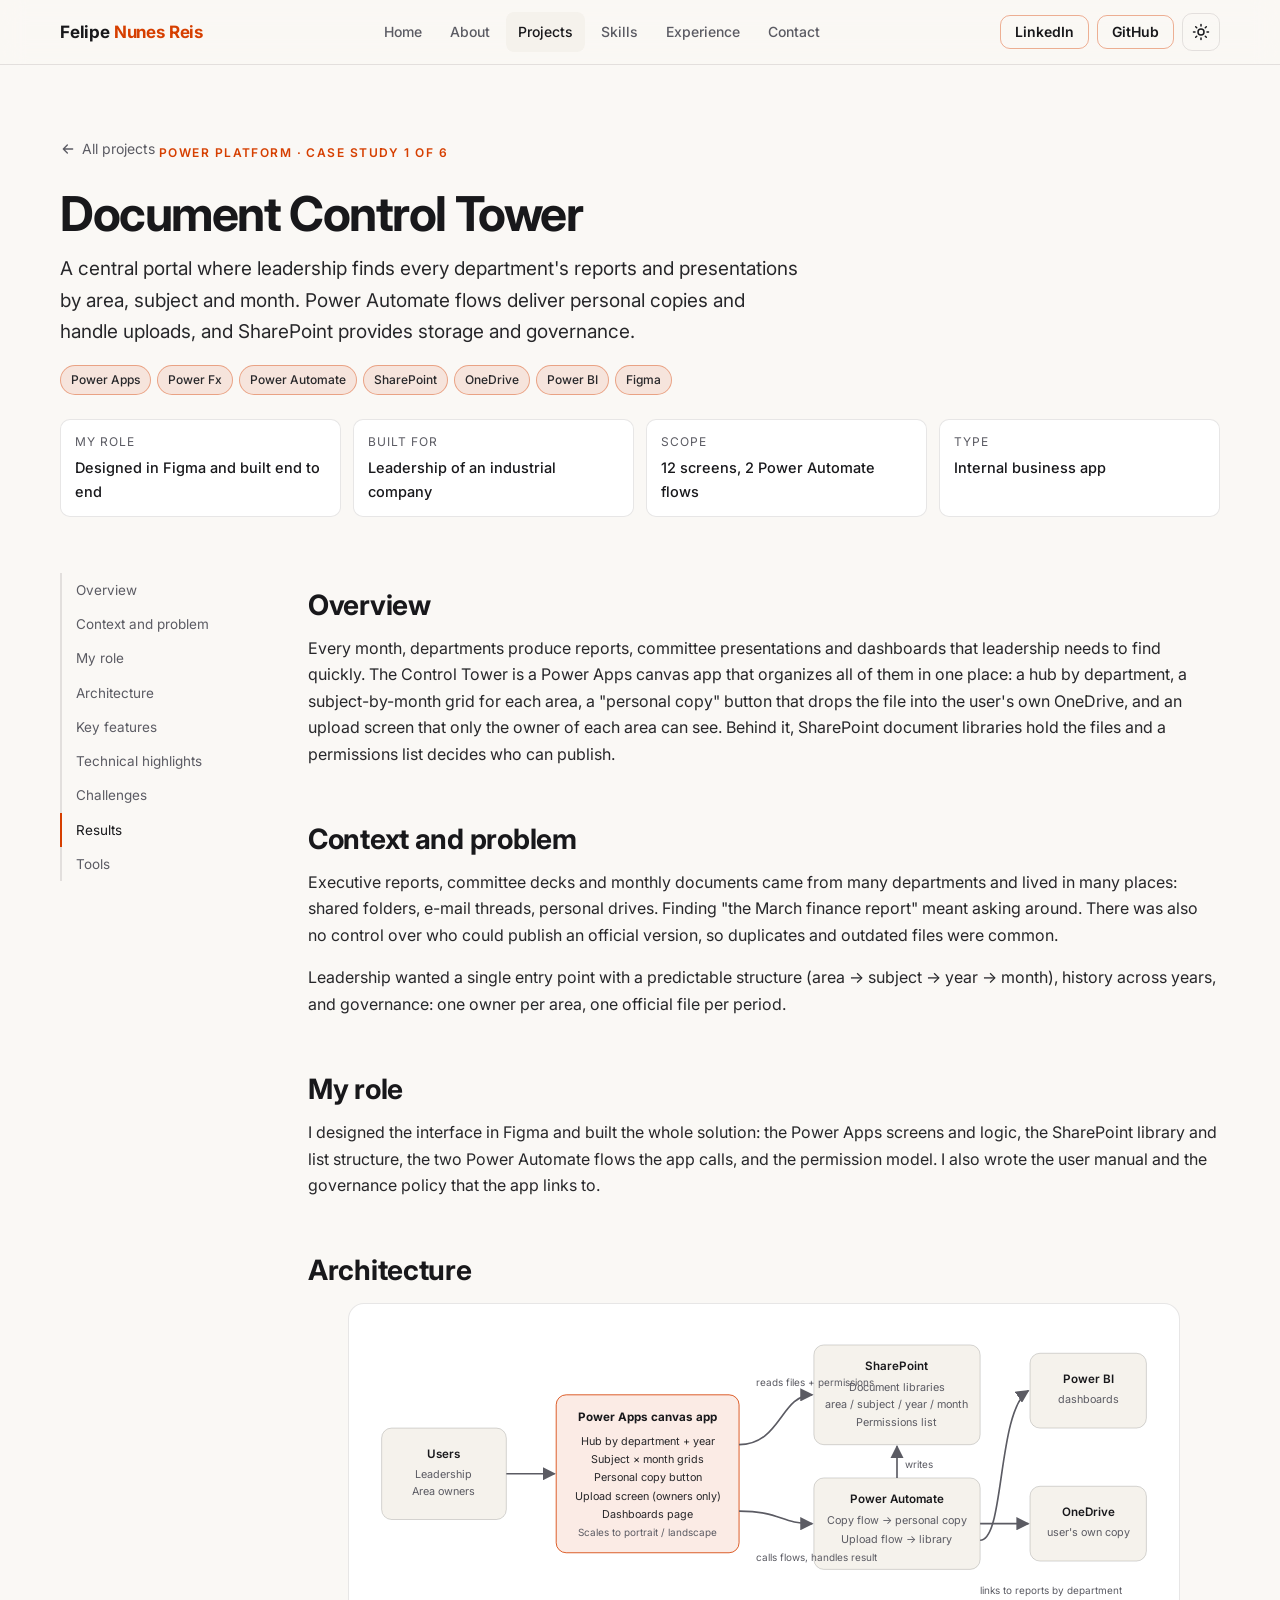
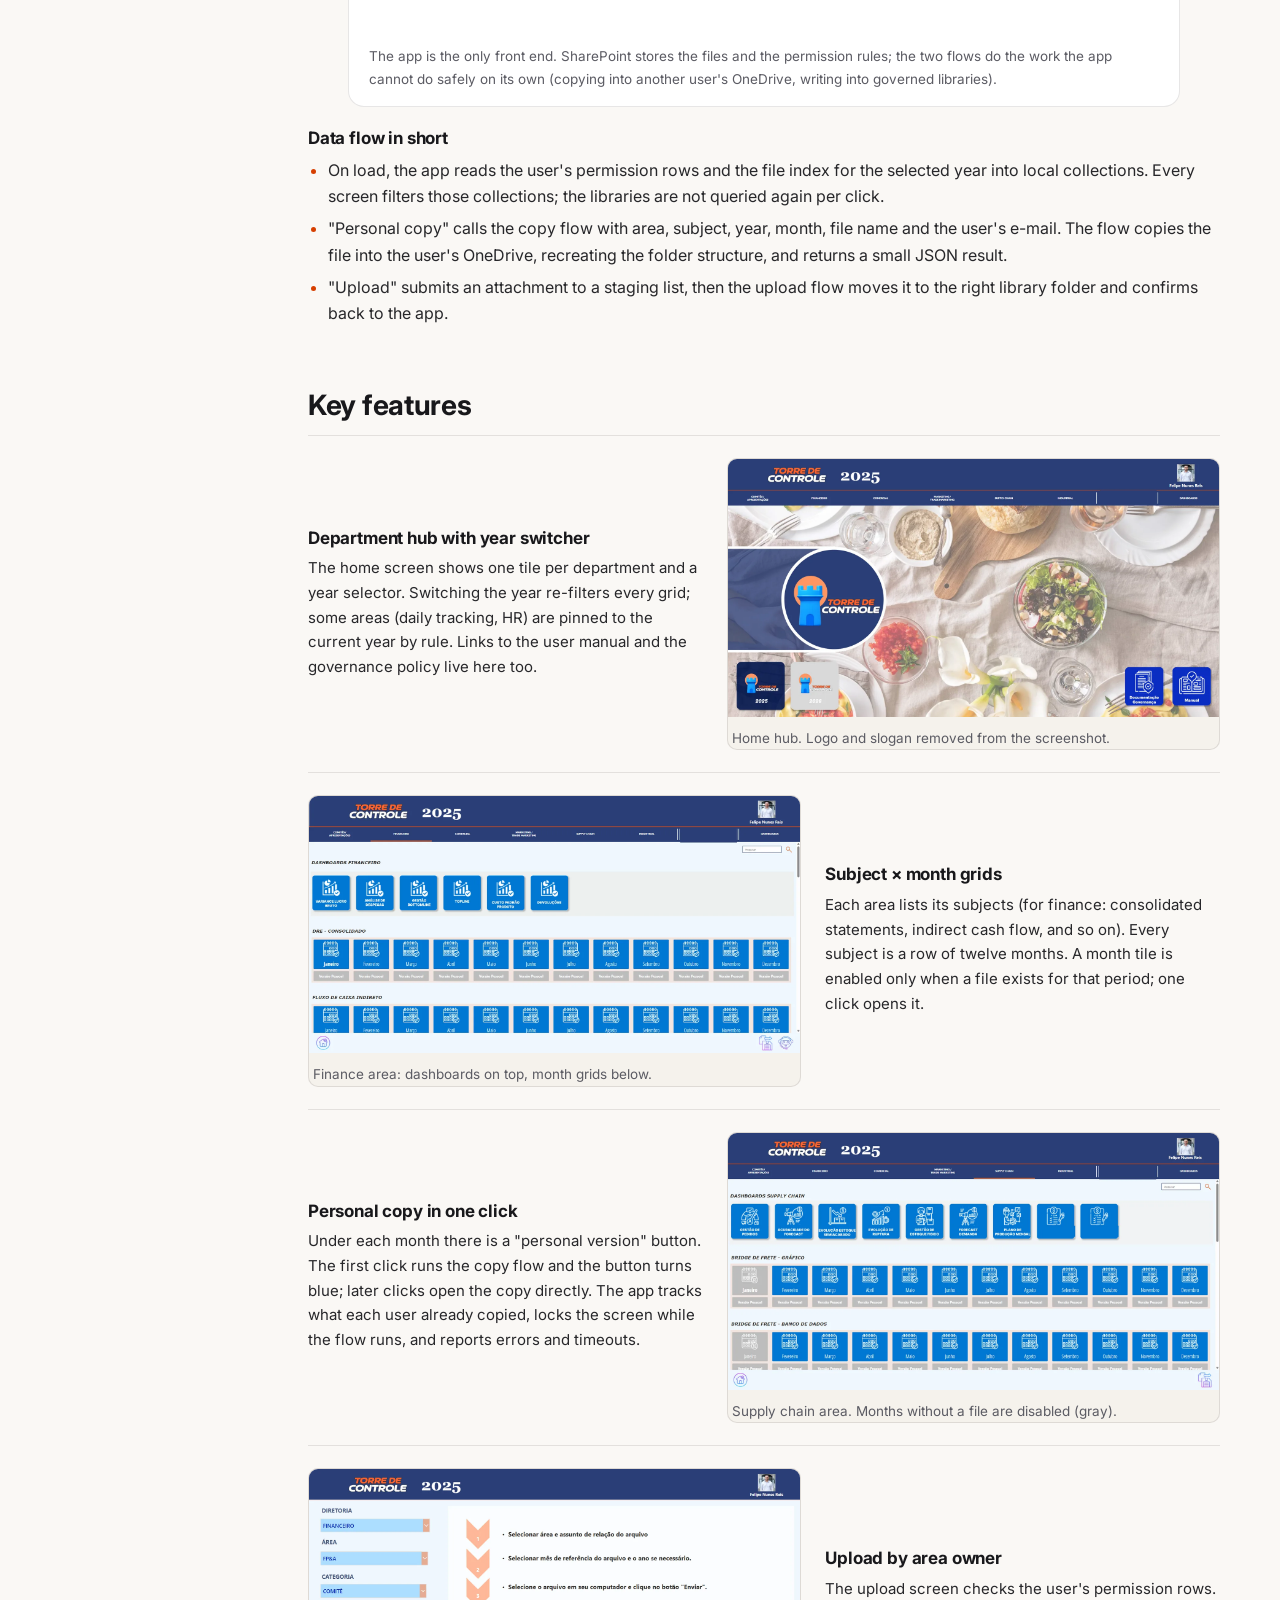
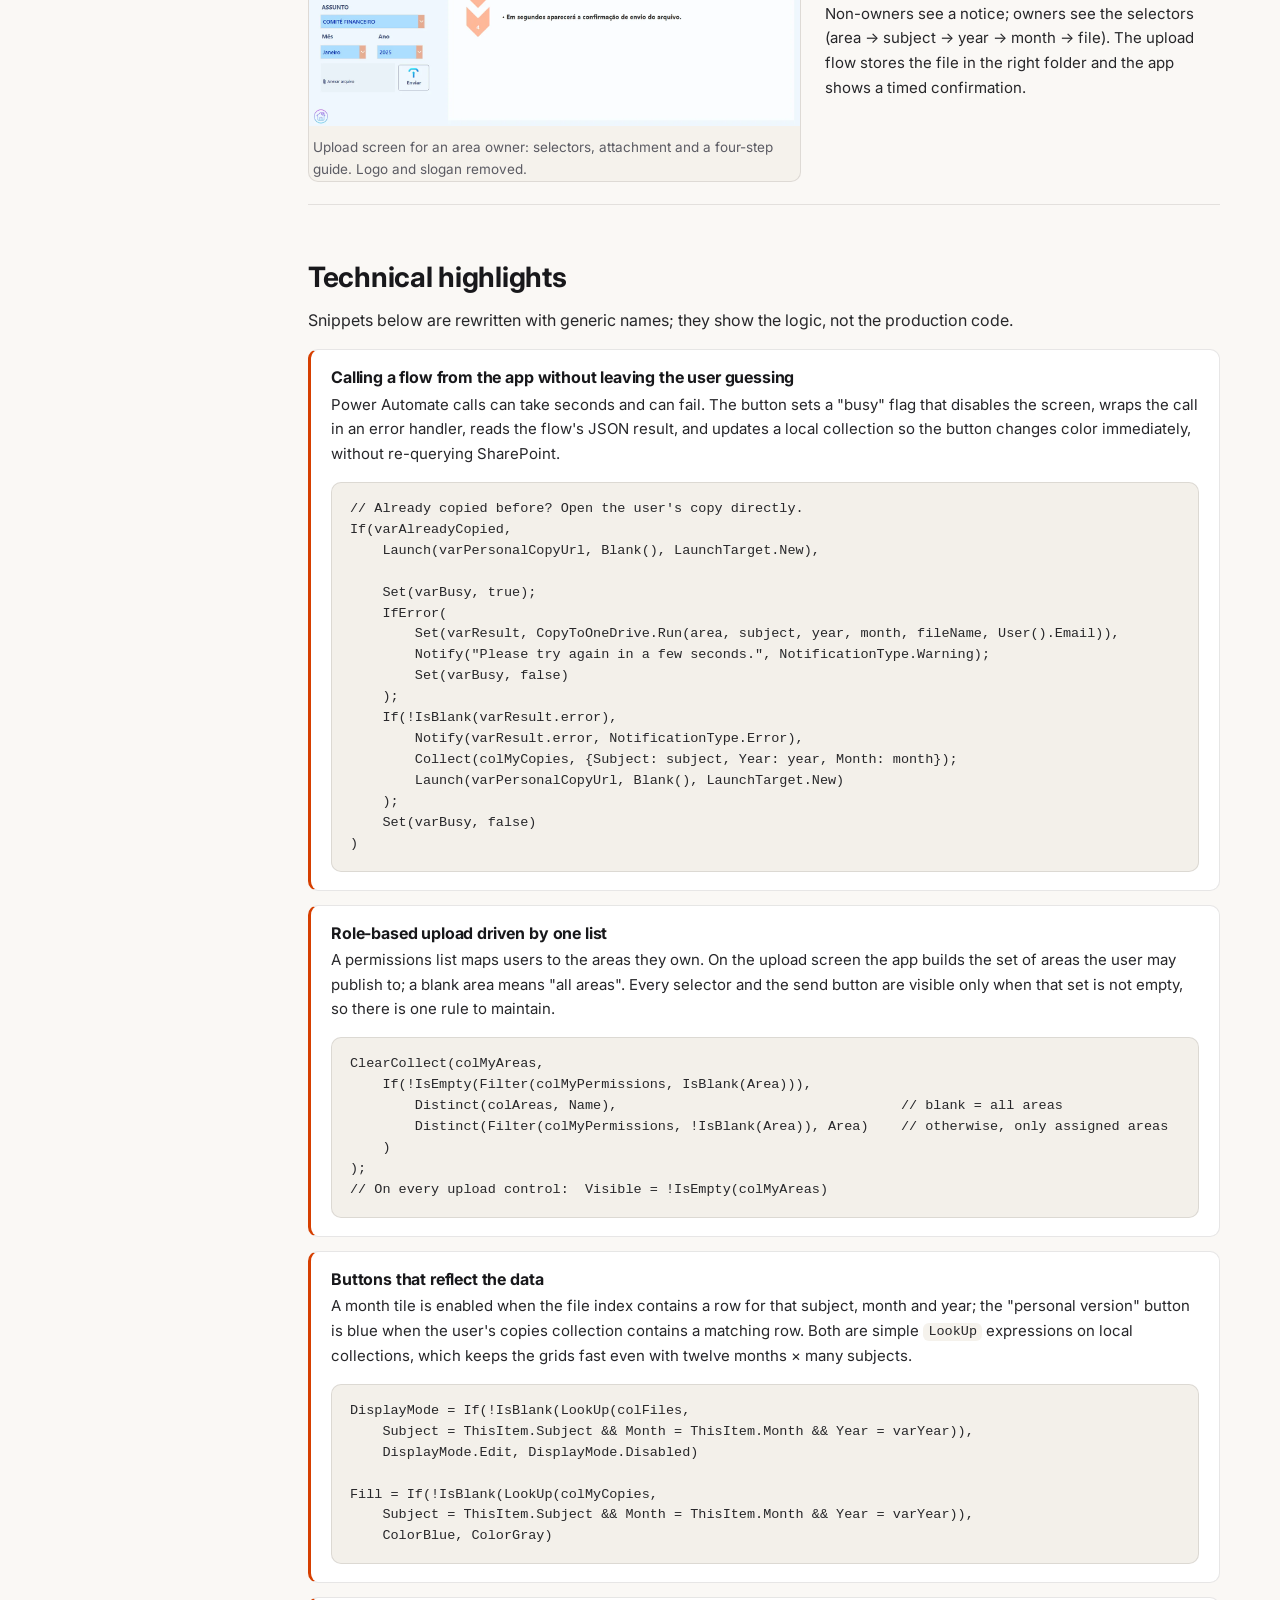
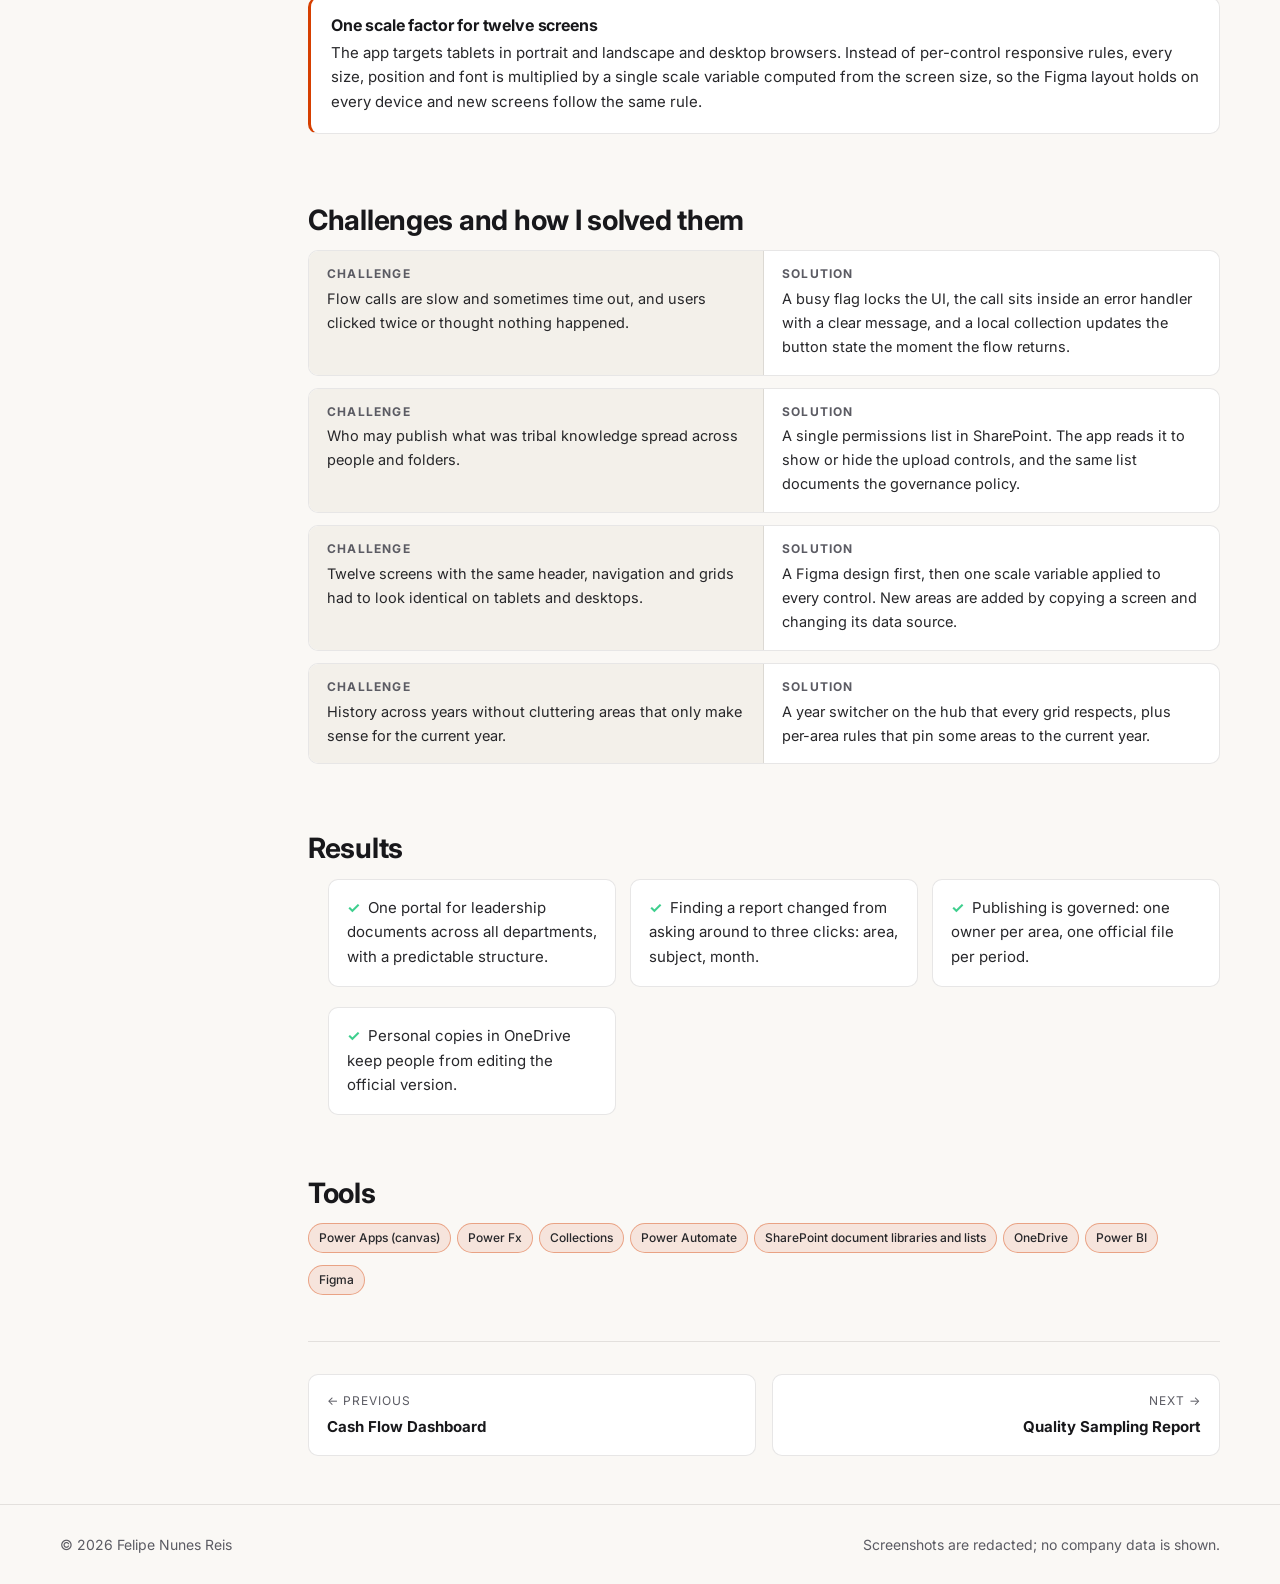
<file: projects/document-control-tower.html>
<!DOCTYPE html>
<html lang="en">
<head>
  <meta charset="utf-8" />
  <meta name="viewport" content="width=device-width,initial-scale=1" />
  <title>Document Control Tower — Case study — Felipe Nunes Reis</title>
  <meta name="description" content="Case study: a Power Apps portal with Power Automate workflows and SharePoint governance that centralizes department reports and presentations for leadership." />
  <meta name="theme-color" content="#0e0e11" />
  <link rel="icon" href="../assets/favicon.svg" type="image/svg+xml" />
  <link rel="preconnect" href="https://fonts.googleapis.com" />
  <link rel="preconnect" href="https://fonts.gstatic.com" crossorigin />
  <link rel="stylesheet" href="https://fonts.googleapis.com/css2?family=Inter:wght@400;500;600;700;800&display=swap" />
  <link rel="stylesheet" href="../css/style.css" />
  <script>try{var t=localStorage.getItem('theme');if(t)document.documentElement.dataset.theme=t;}catch(e){}</script>
</head>
<body>
  <a class="skip-link" href="#main">Skip to content</a>

  <header class="site-header">
    <div class="container header-grid">
      <a href="../index.html" class="brand">Felipe <span>Nunes Reis</span></a>
      <nav class="nav" aria-label="Main">
        <a href="../index.html">Home</a>
        <a href="../index.html#about">About</a>
        <a href="../index.html#projects" aria-current="true">Projects</a>
        <a href="../index.html#skills">Skills</a>
        <a href="../index.html#experience">Experience</a>
        <a href="../index.html#contact">Contact</a>
      </nav>
      <div class="header-actions">
        <a class="btn ghost" href="https://www.linkedin.com/in/felipe-nunes-reis-b3a3061b6/" target="_blank" rel="noopener">LinkedIn</a>
        <a class="btn ghost" href="https://github.com/FelipeNunesReis" target="_blank" rel="noopener">GitHub</a>
        <button class="icon-btn theme-toggle" type="button" aria-label="Switch theme">
          <svg class="moon" viewBox="0 0 24 24" fill="none" stroke="currentColor" stroke-width="2" stroke-linecap="round" stroke-linejoin="round" aria-hidden="true"><path d="M21 12.8A9 9 0 1 1 11.2 3a7 7 0 0 0 9.8 9.8z"/></svg>
          <svg class="sun" viewBox="0 0 24 24" fill="none" stroke="currentColor" stroke-width="2" stroke-linecap="round" stroke-linejoin="round" aria-hidden="true"><circle cx="12" cy="12" r="4"/><path d="M12 2v2M12 20v2M4.9 4.9l1.4 1.4M17.7 17.7l1.4 1.4M2 12h2M20 12h2M4.9 19.1l1.4-1.4M17.7 6.3l1.4-1.4"/></svg>
        </button>
        <button class="icon-btn menu-btn" type="button" aria-label="Open menu" aria-expanded="false" aria-controls="mobile-nav">
          <svg viewBox="0 0 24 24" fill="none" stroke="currentColor" stroke-width="2" stroke-linecap="round" aria-hidden="true"><path d="M4 7h16M4 12h16M4 17h16"/></svg>
        </button>
      </div>
    </div>
    <nav class="mobile-nav" id="mobile-nav" aria-label="Mobile">
      <a href="../index.html">Home</a>
      <a href="../index.html#about">About</a>
      <a href="../index.html#projects">Projects</a>
      <a href="../index.html#skills">Skills</a>
      <a href="../index.html#experience">Experience</a>
      <a href="../index.html#contact">Contact</a>
    </nav>
  </header>

  <main id="main" class="container">
    <section class="cs-hero">
      <a class="back" href="../index.html#projects"><svg viewBox="0 0 24 24" fill="none" stroke="currentColor" stroke-width="2" stroke-linecap="round" stroke-linejoin="round" aria-hidden="true"><path d="M19 12H5M11 18l-6-6 6-6"/></svg> All projects</a>
      <span class="eyebrow">Power Platform · Case study 1 of 6</span>
      <h1>Document Control Tower</h1>
      <p class="lead">A central portal where leadership finds every department's reports and presentations by area, subject and month. Power Automate flows deliver personal copies and handle uploads, and SharePoint provides storage and governance.</p>
      <ul class="badges"><li>Power Apps</li><li>Power Fx</li><li>Power Automate</li><li>SharePoint</li><li>OneDrive</li><li>Power BI</li><li>Figma</li></ul>
      <dl class="cs-meta">
        <div><dt>My role</dt><dd>Designed in Figma and built end to end</dd></div>
        <div><dt>Built for</dt><dd>Leadership of an industrial company</dd></div>
        <div><dt>Scope</dt><dd>12 screens, 2 Power Automate flows</dd></div>
        <div><dt>Type</dt><dd>Internal business app</dd></div>
      </dl>
    </section>

    <div class="cs-layout">
      <nav class="cs-toc" aria-label="On this page">
        <ol>
          <li><a href="#overview">Overview</a></li>
          <li><a href="#context">Context and problem</a></li>
          <li><a href="#role">My role</a></li>
          <li><a href="#architecture">Architecture</a></li>
          <li><a href="#features">Key features</a></li>
          <li><a href="#highlights">Technical highlights</a></li>
          <li><a href="#challenges">Challenges</a></li>
          <li><a href="#results">Results</a></li>
          <li><a href="#tools">Tools</a></li>
        </ol>
      </nav>

      <article>
        <section class="cs-section" id="overview">
          <h2>Overview</h2>
          <p>Every month, departments produce reports, committee presentations and dashboards that leadership needs to find quickly. The Control Tower is a Power Apps canvas app that organizes all of them in one place: a hub by department, a subject-by-month grid for each area, a "personal copy" button that drops the file into the user's own OneDrive, and an upload screen that only the owner of each area can see. Behind it, SharePoint document libraries hold the files and a permissions list decides who can publish.</p>
        </section>

        <section class="cs-section" id="context">
          <h2>Context and problem</h2>
          <p>Executive reports, committee decks and monthly documents came from many departments and lived in many places: shared folders, e-mail threads, personal drives. Finding "the March finance report" meant asking around. There was also no control over who could publish an official version, so duplicates and outdated files were common.</p>
          <p>Leadership wanted a single entry point with a predictable structure (area → subject → year → month), history across years, and governance: one owner per area, one official file per period.</p>
        </section>

        <section class="cs-section" id="role">
          <h2>My role</h2>
          <p>I designed the interface in Figma and built the whole solution: the Power Apps screens and logic, the SharePoint library and list structure, the two Power Automate flows the app calls, and the permission model. I also wrote the user manual and the governance policy that the app links to.</p>
        </section>

        <section class="cs-section" id="architecture">
          <h2>Architecture</h2>
          <figure class="diagram">
            <svg viewBox="0 0 960 380" role="img" aria-labelledby="dgt-title dgt-desc">
              <title id="dgt-title">Document Control Tower architecture</title>
              <desc id="dgt-desc">Leadership and area owners use a Power Apps canvas app. The app reads document libraries and a permissions list in SharePoint, calls two Power Automate flows (personal copy to the user's OneDrive, and upload by area owner into the libraries), and links to Power BI dashboards.</desc>
              <defs>
                <marker id="dgt-arrow" viewBox="0 0 10 10" refX="9" refY="5" markerWidth="8" markerHeight="8" orient="auto-start-reverse"><path d="M0 0L10 5 0 10z" fill="var(--muted)"/></marker>
              </defs>
              <g font-size="14" font-family="inherit">
                <!-- Users -->
                <rect x="20" y="130" width="150" height="110" rx="12" fill="var(--panel-2)" stroke="var(--line-strong)"/>
                <text x="95" y="166" text-anchor="middle" fill="var(--text)" font-weight="600">Users</text>
                <text x="95" y="190" text-anchor="middle" fill="var(--muted)" font-size="13">Leadership</text>
                <text x="95" y="210" text-anchor="middle" fill="var(--muted)" font-size="13">Area owners</text>
                <!-- Power Apps -->
                <rect x="230" y="90" width="220" height="190" rx="12" fill="var(--accent-soft)" stroke="var(--accent)"/>
                <text x="340" y="122" text-anchor="middle" fill="var(--text)" font-weight="700">Power Apps canvas app</text>
                <text x="340" y="150" text-anchor="middle" fill="var(--text-2)" font-size="13">Hub by department + year</text>
                <text x="340" y="172" text-anchor="middle" fill="var(--text-2)" font-size="13">Subject × month grids</text>
                <text x="340" y="194" text-anchor="middle" fill="var(--text-2)" font-size="13">Personal copy button</text>
                <text x="340" y="216" text-anchor="middle" fill="var(--text-2)" font-size="13">Upload screen (owners only)</text>
                <text x="340" y="238" text-anchor="middle" fill="var(--text-2)" font-size="13">Dashboards page</text>
                <text x="340" y="260" text-anchor="middle" fill="var(--muted)" font-size="12">Scales to portrait / landscape</text>
                <!-- SharePoint -->
                <rect x="540" y="30" width="200" height="120" rx="12" fill="var(--panel-2)" stroke="var(--line-strong)"/>
                <text x="640" y="60" text-anchor="middle" fill="var(--text)" font-weight="600">SharePoint</text>
                <text x="640" y="86" text-anchor="middle" fill="var(--muted)" font-size="13">Document libraries</text>
                <text x="640" y="106" text-anchor="middle" fill="var(--muted)" font-size="13">area / subject / year / month</text>
                <text x="640" y="128" text-anchor="middle" fill="var(--muted)" font-size="13">Permissions list</text>
                <!-- Power Automate -->
                <rect x="540" y="190" width="200" height="110" rx="12" fill="var(--panel-2)" stroke="var(--line-strong)"/>
                <text x="640" y="220" text-anchor="middle" fill="var(--text)" font-weight="600">Power Automate</text>
                <text x="640" y="246" text-anchor="middle" fill="var(--muted)" font-size="13">Copy flow → personal copy</text>
                <text x="640" y="268" text-anchor="middle" fill="var(--muted)" font-size="13">Upload flow → library</text>
                <!-- OneDrive -->
                <rect x="800" y="200" width="140" height="90" rx="12" fill="var(--panel-2)" stroke="var(--line-strong)"/>
                <text x="870" y="236" text-anchor="middle" fill="var(--text)" font-weight="600">OneDrive</text>
                <text x="870" y="260" text-anchor="middle" fill="var(--muted)" font-size="13">user's own copy</text>
                <!-- Power BI -->
                <rect x="800" y="40" width="140" height="90" rx="12" fill="var(--panel-2)" stroke="var(--line-strong)"/>
                <text x="870" y="76" text-anchor="middle" fill="var(--text)" font-weight="600">Power BI</text>
                <text x="870" y="100" text-anchor="middle" fill="var(--muted)" font-size="13">dashboards</text>
                <!-- Arrows -->
                <g stroke="var(--muted)" stroke-width="2" fill="none" marker-end="url(#dgt-arrow)">
                  <path d="M170 185H228"/>
                  <path d="M450 150C500 150 500 90 538 90"/>
                  <path d="M450 230C500 230 500 245 538 245"/>
                  <path d="M740 245H798"/>
                  <path d="M740 265C770 265 760 110 798 85"/>
                  <path d="M640 190V152"/>
                </g>
                <g fill="var(--muted)" font-size="12">
                  <text x="470" y="80">reads files + permissions</text>
                  <text x="470" y="290">calls flows, handles result</text>
                  <text x="650" y="178">writes</text>
                  <text x="740" y="330" text-anchor="start">links to reports by department</text>
                </g>
              </g>
            </svg>
            <figcaption>The app is the only front end. SharePoint stores the files and the permission rules; the two flows do the work the app cannot do safely on its own (copying into another user's OneDrive, writing into governed libraries).</figcaption>
          </figure>
          <h3>Data flow in short</h3>
          <ul>
            <li>On load, the app reads the user's permission rows and the file index for the selected year into local collections. Every screen filters those collections; the libraries are not queried again per click.</li>
            <li>"Personal copy" calls the copy flow with area, subject, year, month, file name and the user's e-mail. The flow copies the file into the user's OneDrive, recreating the folder structure, and returns a small JSON result.</li>
            <li>"Upload" submits an attachment to a staging list, then the upload flow moves it to the right library folder and confirms back to the app.</li>
          </ul>
        </section>

        <section class="cs-section" id="features">
          <h2>Key features</h2>

          <div class="feature">
            <div>
              <h3>Department hub with year switcher</h3>
              <p>The home screen shows one tile per department and a year selector. Switching the year re-filters every grid; some areas (daily tracking, HR) are pinned to the current year by rule. Links to the user manual and the governance policy live here too.</p>
            </div>
            <figure class="shot">
              <a href="../images/torre_de_controle/home.webp" target="_blank" rel="noopener">
                <picture>
                  <source type="image/webp" srcset="../images/torre_de_controle/home.webp" />
                  <img src="../images/torre_de_controle/home.png" alt="Home screen with department tabs, year selector tiles and links to documentation and manual" loading="lazy" width="1600" height="840" />
                </picture>
              </a>
              <figcaption>Home hub. Logo and slogan removed from the screenshot.</figcaption>
            </figure>
          </div>

          <div class="feature">
            <div>
              <h3>Subject × month grids</h3>
              <p>Each area lists its subjects (for finance: consolidated statements, indirect cash flow, and so on). Every subject is a row of twelve months. A month tile is enabled only when a file exists for that period; one click opens it.</p>
            </div>
            <figure class="shot">
              <a href="../images/torre_de_controle/finance.webp" target="_blank" rel="noopener">
                <picture>
                  <source type="image/webp" srcset="../images/torre_de_controle/finance.webp" />
                  <img src="../images/torre_de_controle/finance.png" alt="Finance area: dashboard tiles at the top and rows of twelve month tiles per subject, each with a personal copy button" loading="lazy" width="1600" height="837" />
                </picture>
              </a>
              <figcaption>Finance area: dashboards on top, month grids below.</figcaption>
            </figure>
          </div>

          <div class="feature">
            <div>
              <h3>Personal copy in one click</h3>
              <p>Under each month there is a "personal version" button. The first click runs the copy flow and the button turns blue; later clicks open the copy directly. The app tracks what each user already copied, locks the screen while the flow runs, and reports errors and timeouts.</p>
            </div>
            <figure class="shot">
              <a href="../images/torre_de_controle/supply-chain.webp" target="_blank" rel="noopener">
                <picture>
                  <source type="image/webp" srcset="../images/torre_de_controle/supply-chain.webp" />
                  <img src="../images/torre_de_controle/supply-chain.png" alt="Supply chain area with dashboard tiles and month grids; disabled months are gray, personal copy buttons sit under each month" loading="lazy" width="1600" height="838" />
                </picture>
              </a>
              <figcaption>Supply chain area. Months without a file are disabled (gray).</figcaption>
            </figure>
          </div>

          <div class="feature">
            <div>
              <h3>Upload by area owner</h3>
              <p>The upload screen checks the user's permission rows. Non-owners see a notice; owners see the selectors (area → subject → year → month → file). The upload flow stores the file in the right folder and the app shows a timed confirmation.</p>
            </div>
            <figure class="shot">
              <a href="../images/torre_de_controle/upload-by-owner.webp" target="_blank" rel="noopener">
                <picture>
                  <source type="image/webp" srcset="../images/torre_de_controle/upload-by-owner.webp" />
                  <img src="../images/torre_de_controle/upload-by-owner.png" alt="Upload screen as seen by an area owner: selectors for directorate, area, category, subject, month and year, an attach-file box, a send button, and four numbered instructions on the right" loading="lazy" width="1600" height="837" />
                </picture>
              </a>
              <figcaption>Upload screen for an area owner: selectors, attachment and a four-step guide. Logo and slogan removed.</figcaption>
            </figure>
          </div>
        </section>

        <section class="cs-section" id="highlights">
          <h2>Technical highlights</h2>
          <p>Snippets below are rewritten with generic names; they show the logic, not the production code.</p>

          <div class="highlight">
            <h3>Calling a flow from the app without leaving the user guessing</h3>
            <p>Power Automate calls can take seconds and can fail. The button sets a "busy" flag that disables the screen, wraps the call in an error handler, reads the flow's JSON result, and updates a local collection so the button changes color immediately, without re-querying SharePoint.</p>
<pre><code>// Already copied before? Open the user's copy directly.
If(varAlreadyCopied,
    Launch(varPersonalCopyUrl, Blank(), LaunchTarget.New),

    Set(varBusy, true);
    IfError(
        Set(varResult, CopyToOneDrive.Run(area, subject, year, month, fileName, User().Email)),
        Notify("Please try again in a few seconds.", NotificationType.Warning);
        Set(varBusy, false)
    );
    If(!IsBlank(varResult.error),
        Notify(varResult.error, NotificationType.Error),
        Collect(colMyCopies, {Subject: subject, Year: year, Month: month});
        Launch(varPersonalCopyUrl, Blank(), LaunchTarget.New)
    );
    Set(varBusy, false)
)</code></pre>
          </div>

          <div class="highlight">
            <h3>Role-based upload driven by one list</h3>
            <p>A permissions list maps users to the areas they own. On the upload screen the app builds the set of areas the user may publish to; a blank area means "all areas". Every selector and the send button are visible only when that set is not empty, so there is one rule to maintain.</p>
<pre><code>ClearCollect(colMyAreas,
    If(!IsEmpty(Filter(colMyPermissions, IsBlank(Area))),
        Distinct(colAreas, Name),                                   // blank = all areas
        Distinct(Filter(colMyPermissions, !IsBlank(Area)), Area)    // otherwise, only assigned areas
    )
);
// On every upload control:  Visible = !IsEmpty(colMyAreas)</code></pre>
          </div>

          <div class="highlight">
            <h3>Buttons that reflect the data</h3>
            <p>A month tile is enabled when the file index contains a row for that subject, month and year; the "personal version" button is blue when the user's copies collection contains a matching row. Both are simple <code>LookUp</code> expressions on local collections, which keeps the grids fast even with twelve months × many subjects.</p>
<pre><code>DisplayMode = If(!IsBlank(LookUp(colFiles,
    Subject = ThisItem.Subject && Month = ThisItem.Month && Year = varYear)),
    DisplayMode.Edit, DisplayMode.Disabled)

Fill = If(!IsBlank(LookUp(colMyCopies,
    Subject = ThisItem.Subject && Month = ThisItem.Month && Year = varYear)),
    ColorBlue, ColorGray)</code></pre>
          </div>

          <div class="highlight">
            <h3>One scale factor for twelve screens</h3>
            <p>The app targets tablets in portrait and landscape and desktop browsers. Instead of per-control responsive rules, every size, position and font is multiplied by a single scale variable computed from the screen size, so the Figma layout holds on every device and new screens follow the same rule.</p>
          </div>
        </section>

        <section class="cs-section" id="challenges">
          <h2>Challenges and how I solved them</h2>
          <div class="challenge">
            <div><h4>Challenge</h4><p>Flow calls are slow and sometimes time out, and users clicked twice or thought nothing happened.</p></div>
            <div><h4>Solution</h4><p>A busy flag locks the UI, the call sits inside an error handler with a clear message, and a local collection updates the button state the moment the flow returns.</p></div>
          </div>
          <div class="challenge">
            <div><h4>Challenge</h4><p>Who may publish what was tribal knowledge spread across people and folders.</p></div>
            <div><h4>Solution</h4><p>A single permissions list in SharePoint. The app reads it to show or hide the upload controls, and the same list documents the governance policy.</p></div>
          </div>
          <div class="challenge">
            <div><h4>Challenge</h4><p>Twelve screens with the same header, navigation and grids had to look identical on tablets and desktops.</p></div>
            <div><h4>Solution</h4><p>A Figma design first, then one scale variable applied to every control. New areas are added by copying a screen and changing its data source.</p></div>
          </div>
          <div class="challenge">
            <div><h4>Challenge</h4><p>History across years without cluttering areas that only make sense for the current year.</p></div>
            <div><h4>Solution</h4><p>A year switcher on the hub that every grid respects, plus per-area rules that pin some areas to the current year.</p></div>
          </div>
        </section>

        <section class="cs-section" id="results">
          <h2>Results</h2>
          <ul class="results">
            <li>One portal for leadership documents across all departments, with a predictable structure.</li>
            <li>Finding a report changed from asking around to three clicks: area, subject, month.</li>
            <li>Publishing is governed: one owner per area, one official file per period.</li>
            <li>Personal copies in OneDrive keep people from editing the official version.</li>
          </ul>
        </section>

        <section class="cs-section" id="tools">
          <h2>Tools</h2>
          <ul class="badges"><li>Power Apps (canvas)</li><li>Power Fx</li><li>Collections</li><li>Power Automate</li><li>SharePoint document libraries and lists</li><li>OneDrive</li><li>Power BI</li><li>Figma</li></ul>
        </section>

        <nav class="pager" aria-label="Project navigation">
          <a class="prev" href="cash-flow-dashboard.html"><span>← Previous</span><strong>Cash Flow Dashboard</strong></a>
          <a class="next" href="quality-sampling-report.html"><span>Next →</span><strong>Quality Sampling Report</strong></a>
        </nav>
      </article>
    </div>
  </main>

  <footer class="site-footer">
    <div class="container">
      <span>© 2026 Felipe Nunes Reis</span>
      <span>Screenshots are redacted; no company data is shown.</span>
    </div>
  </footer>

  <script src="../js/script.js"></script>
</body>
</html>
</file>
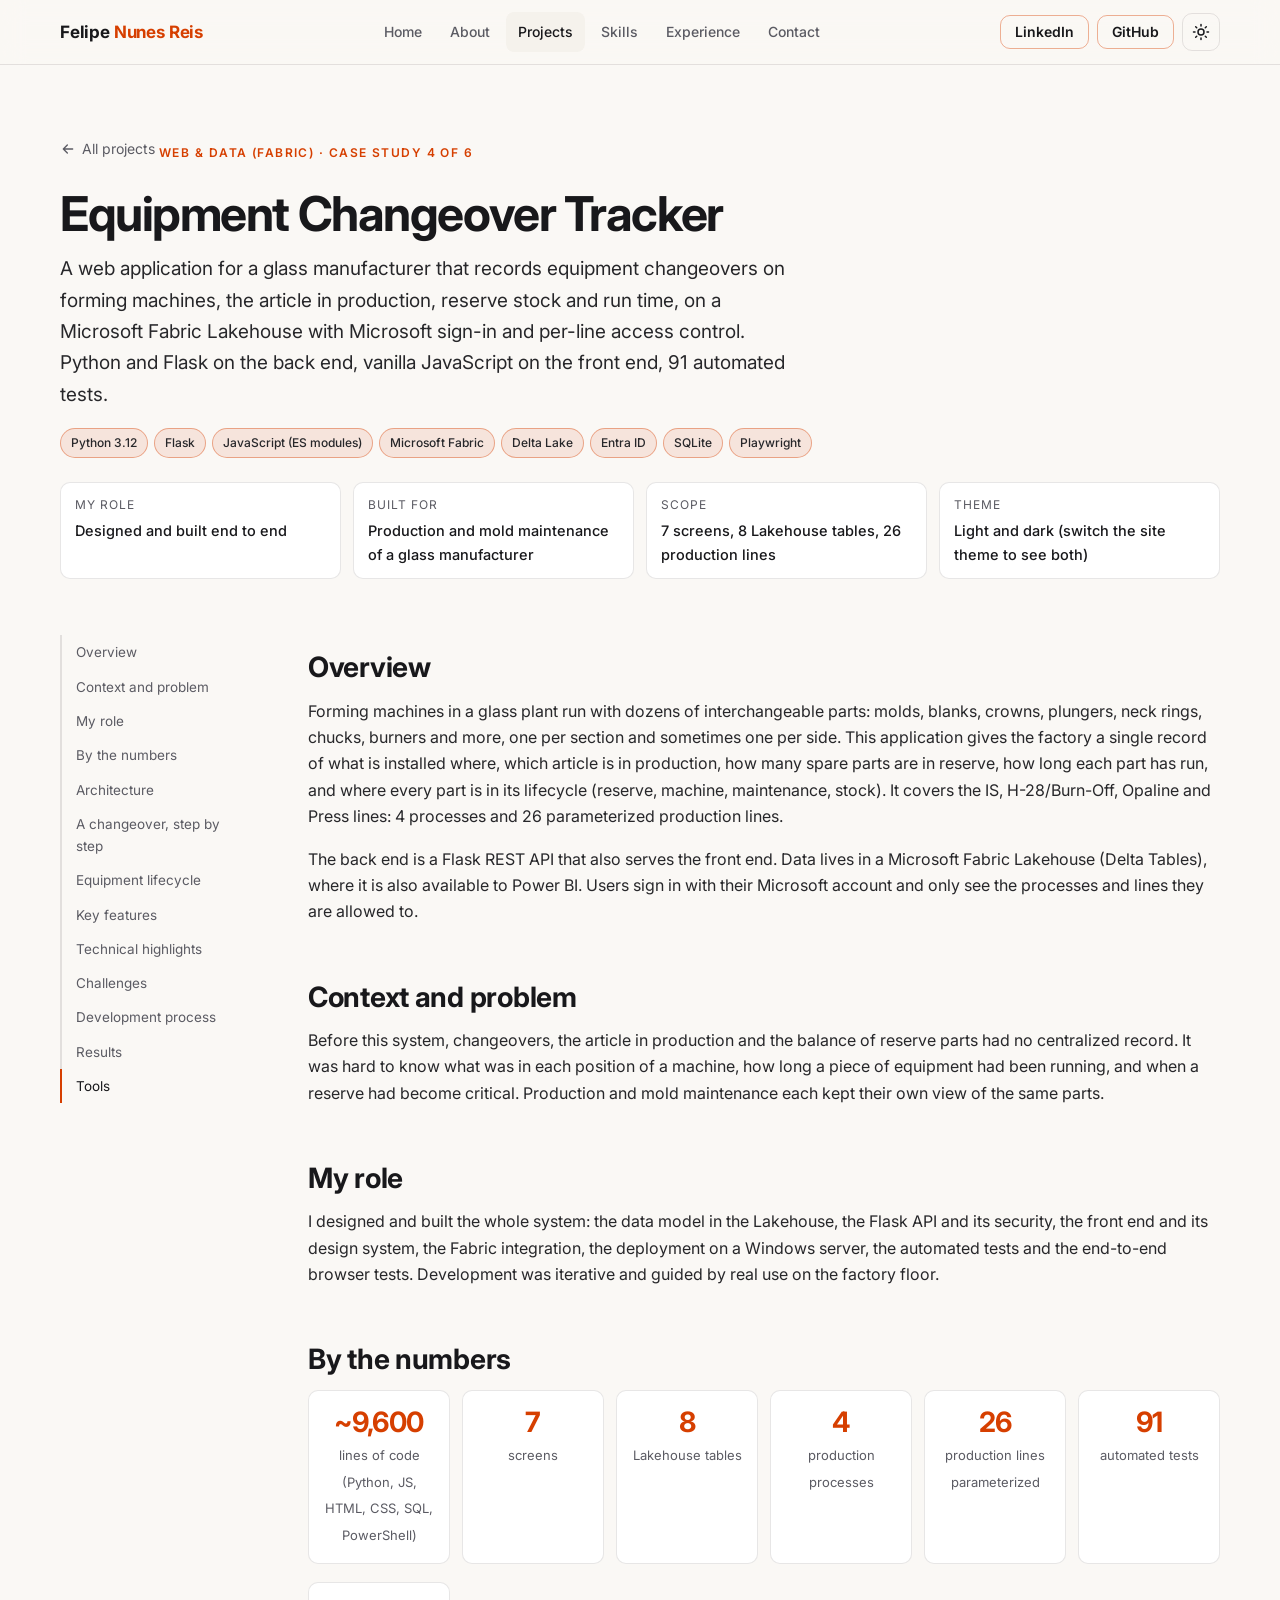
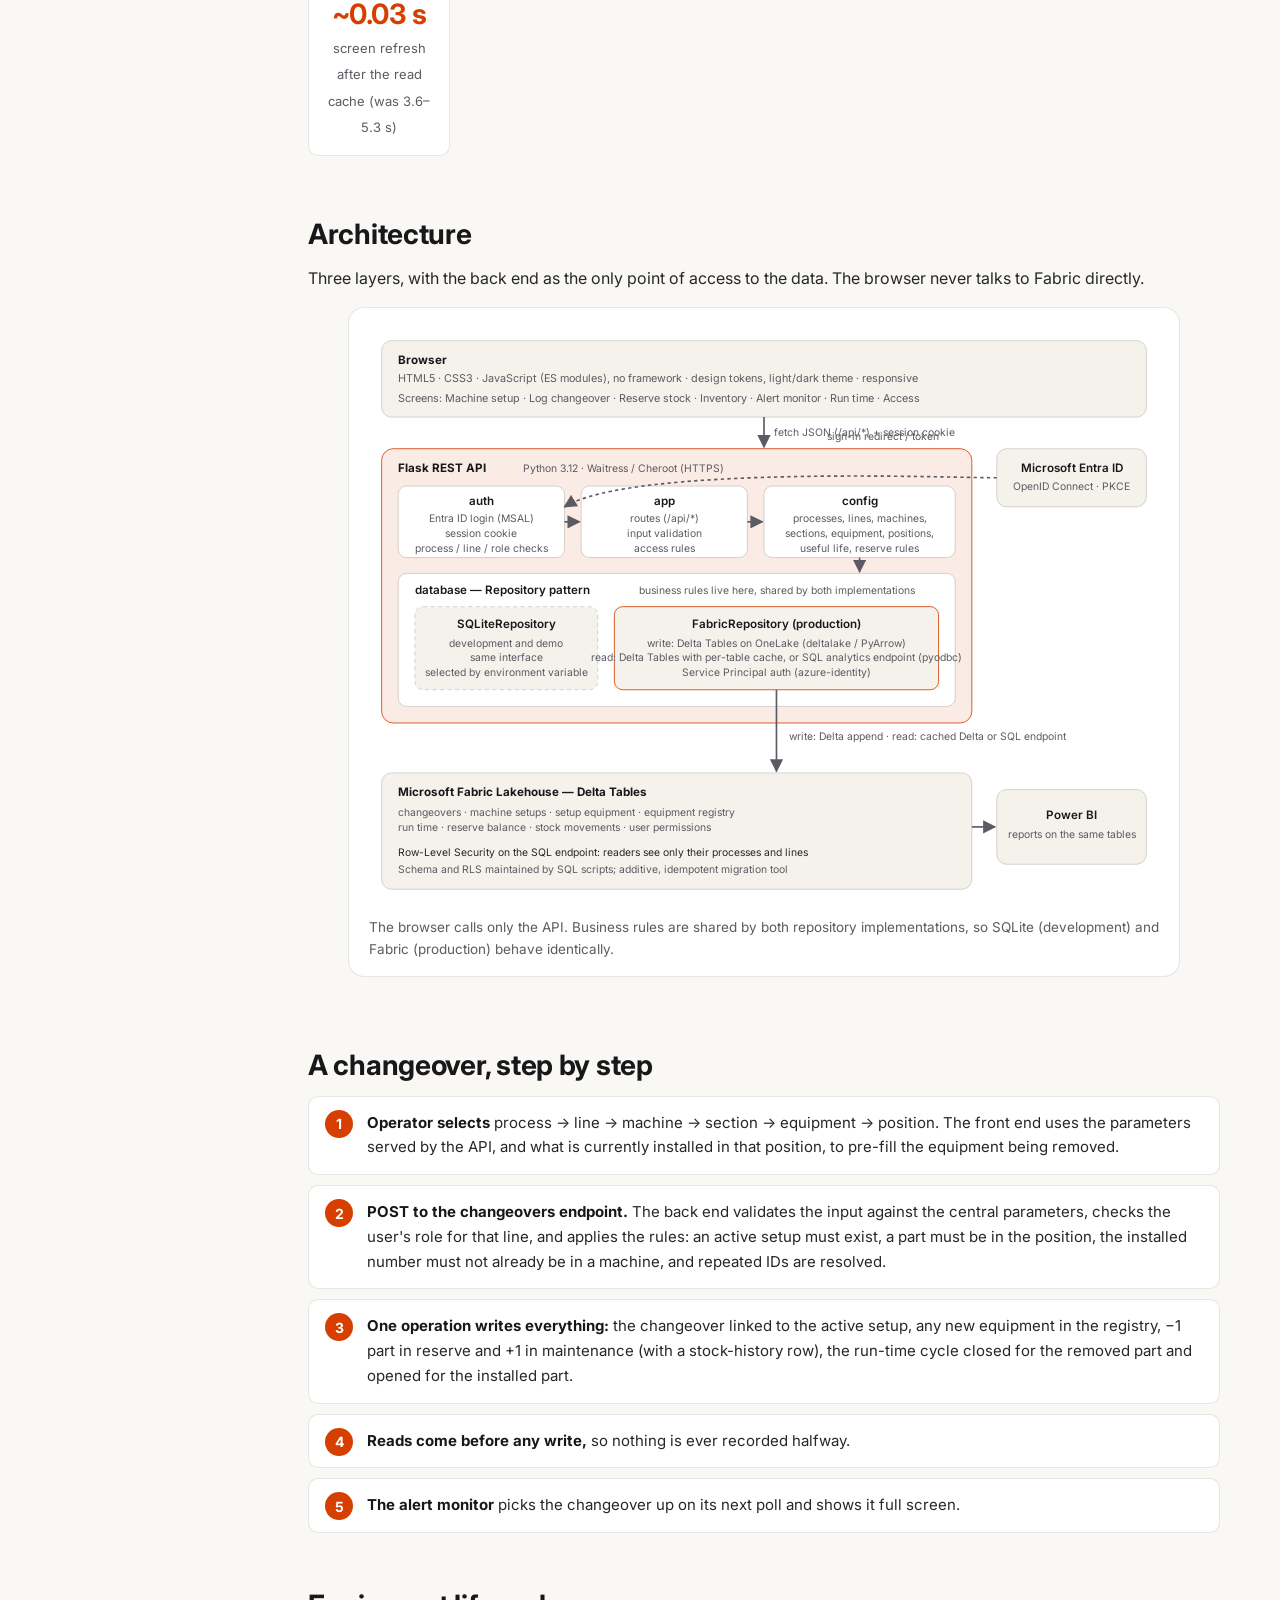
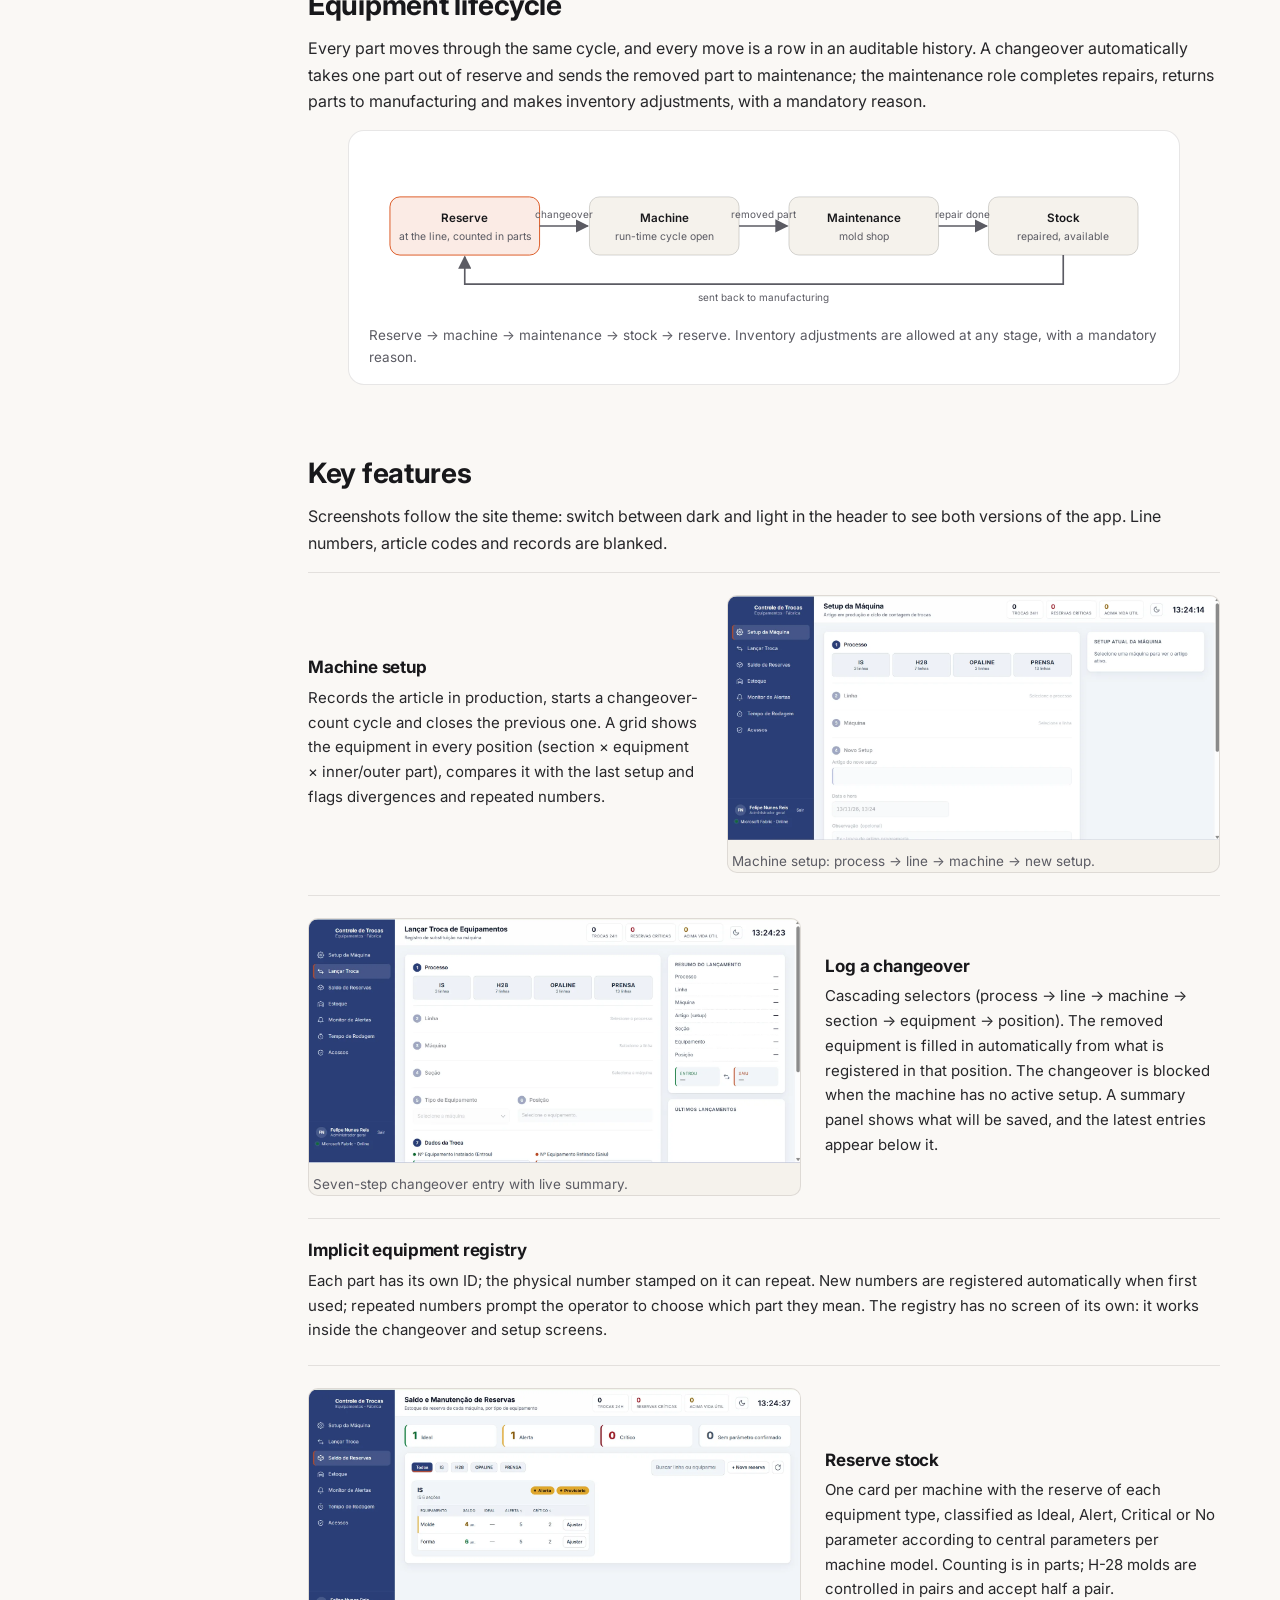
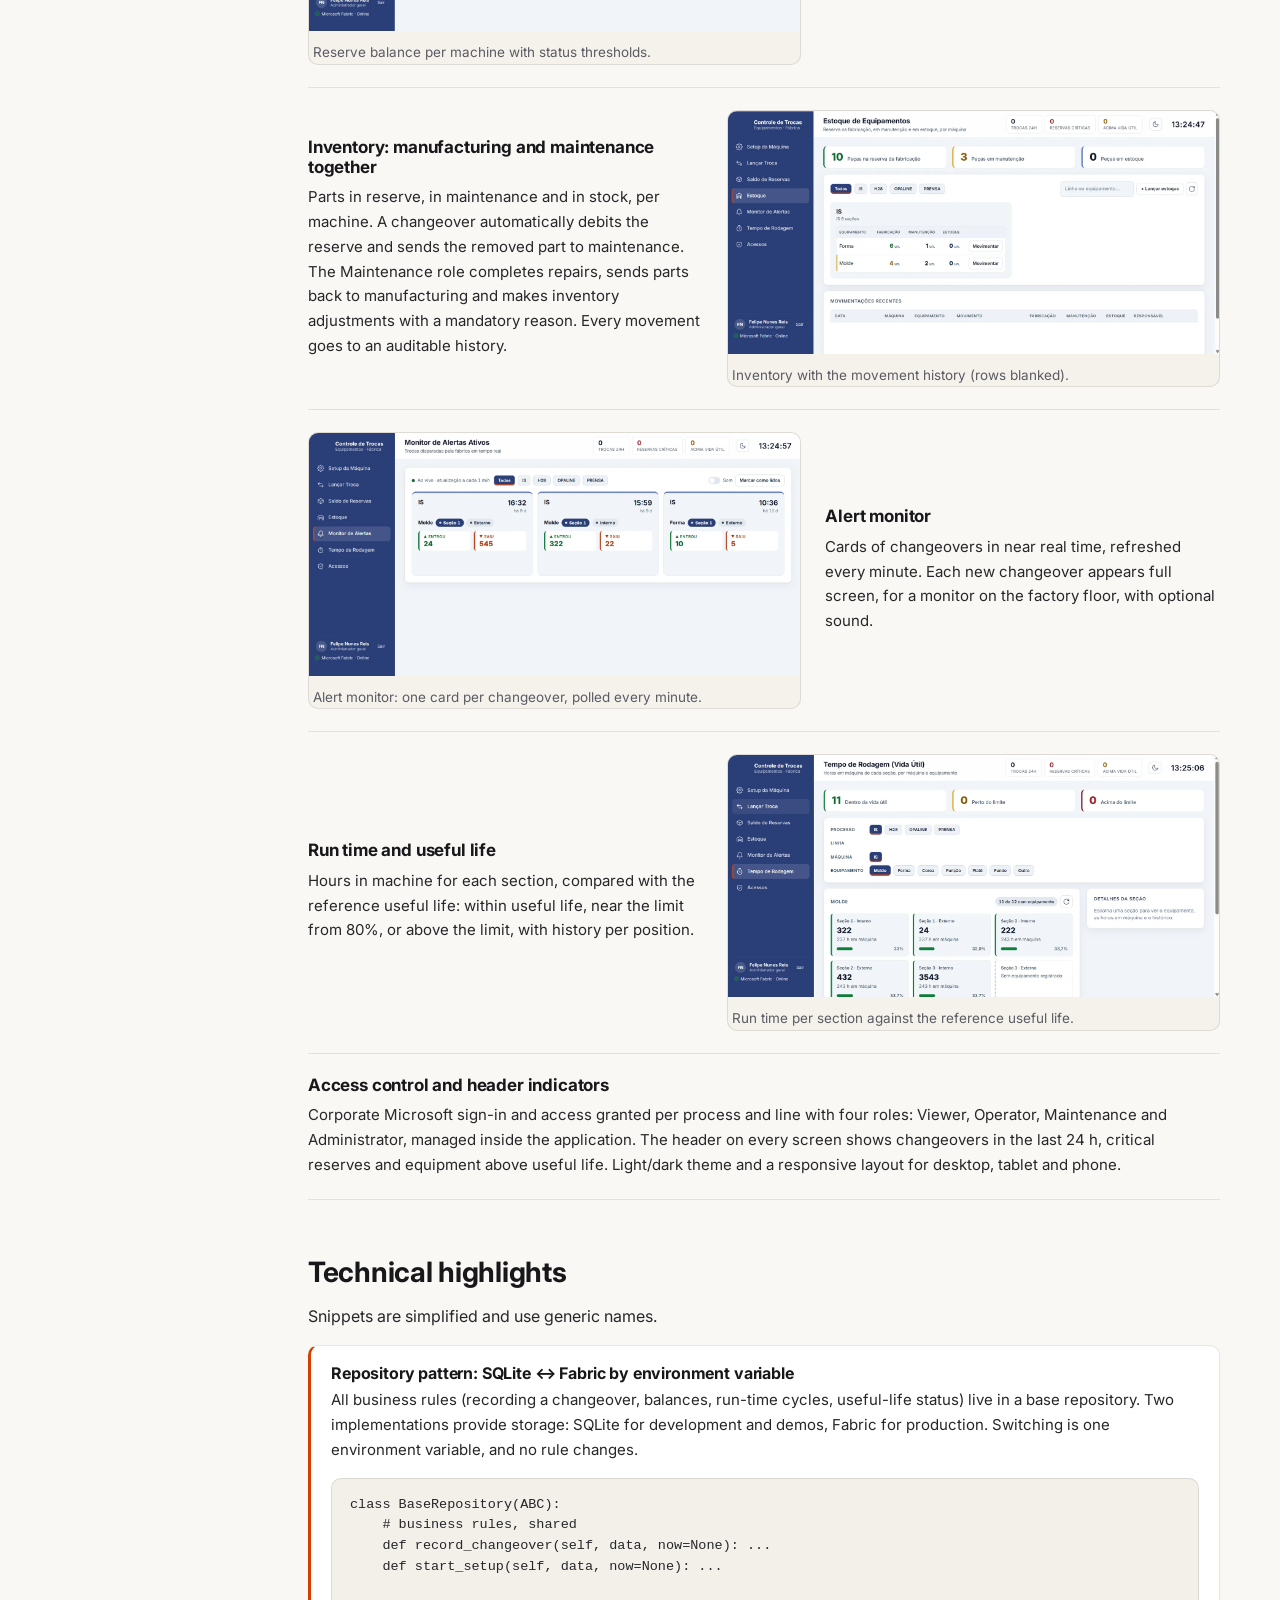
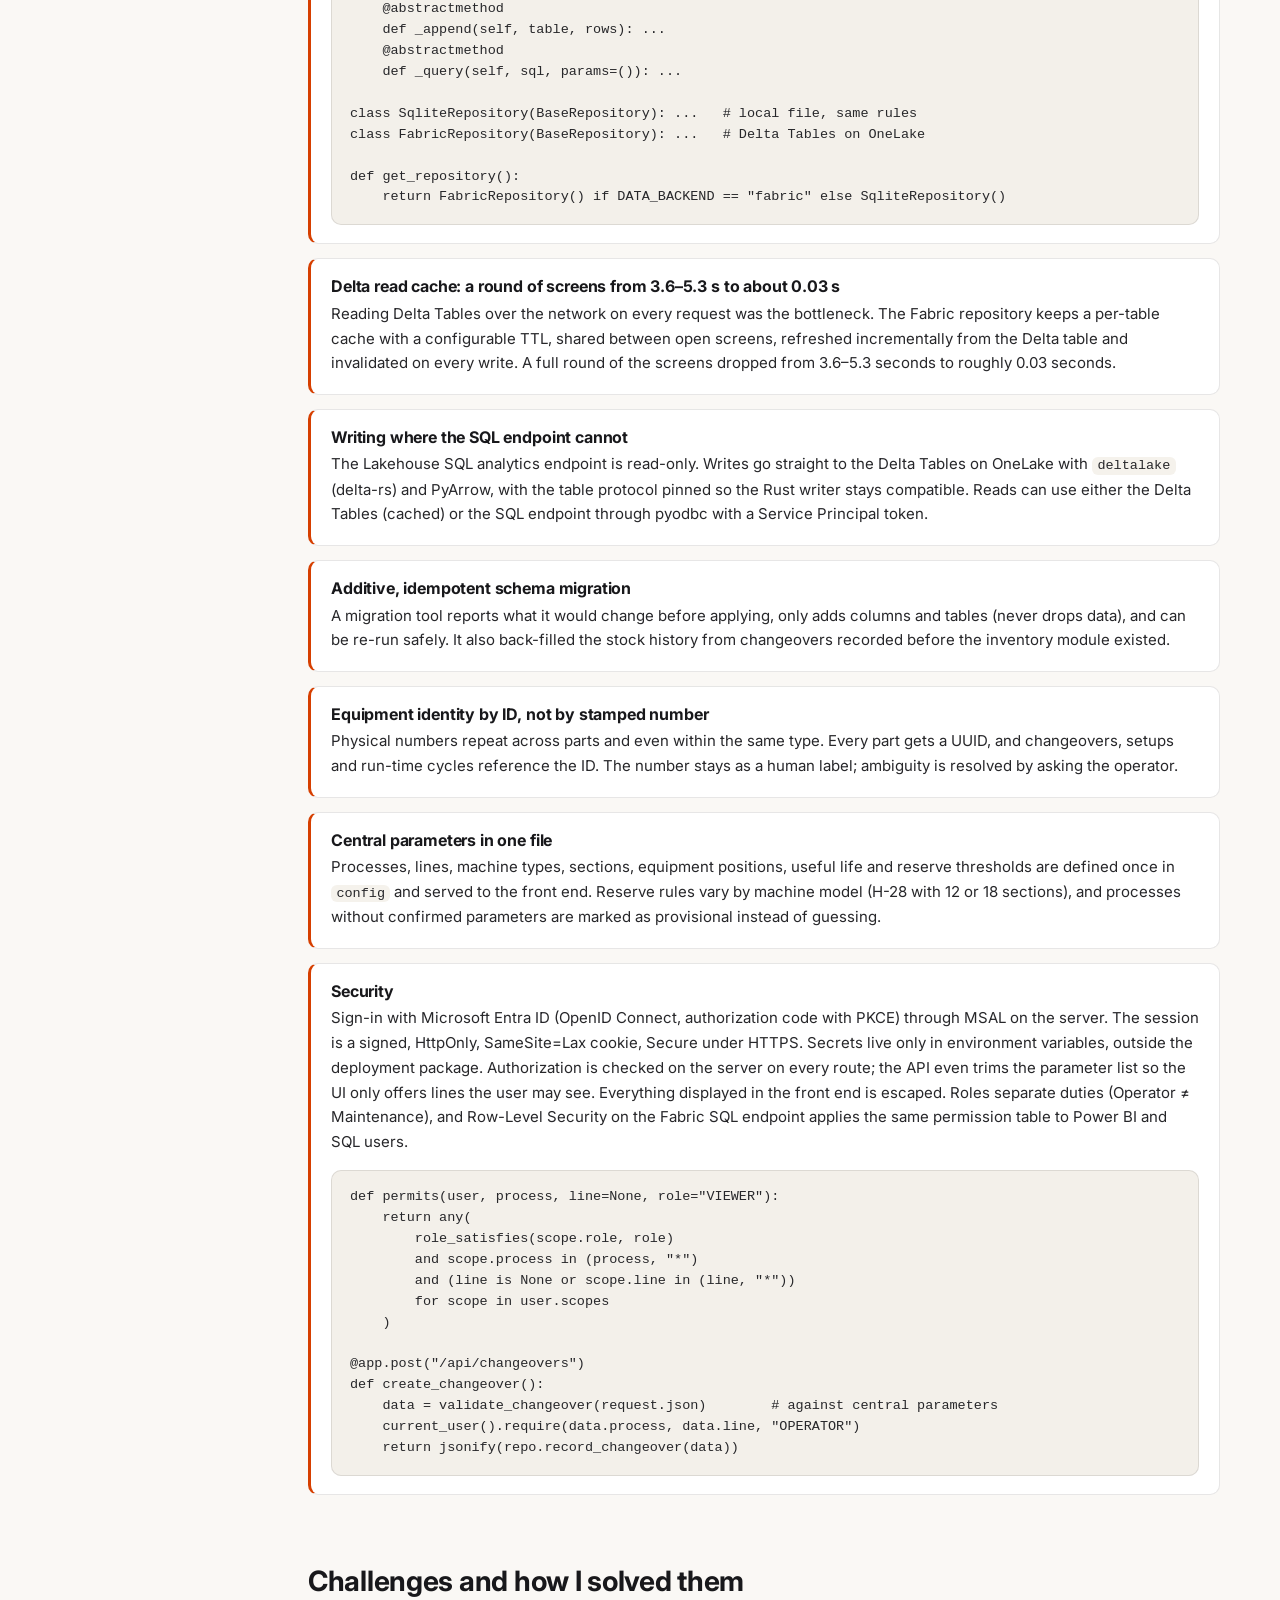
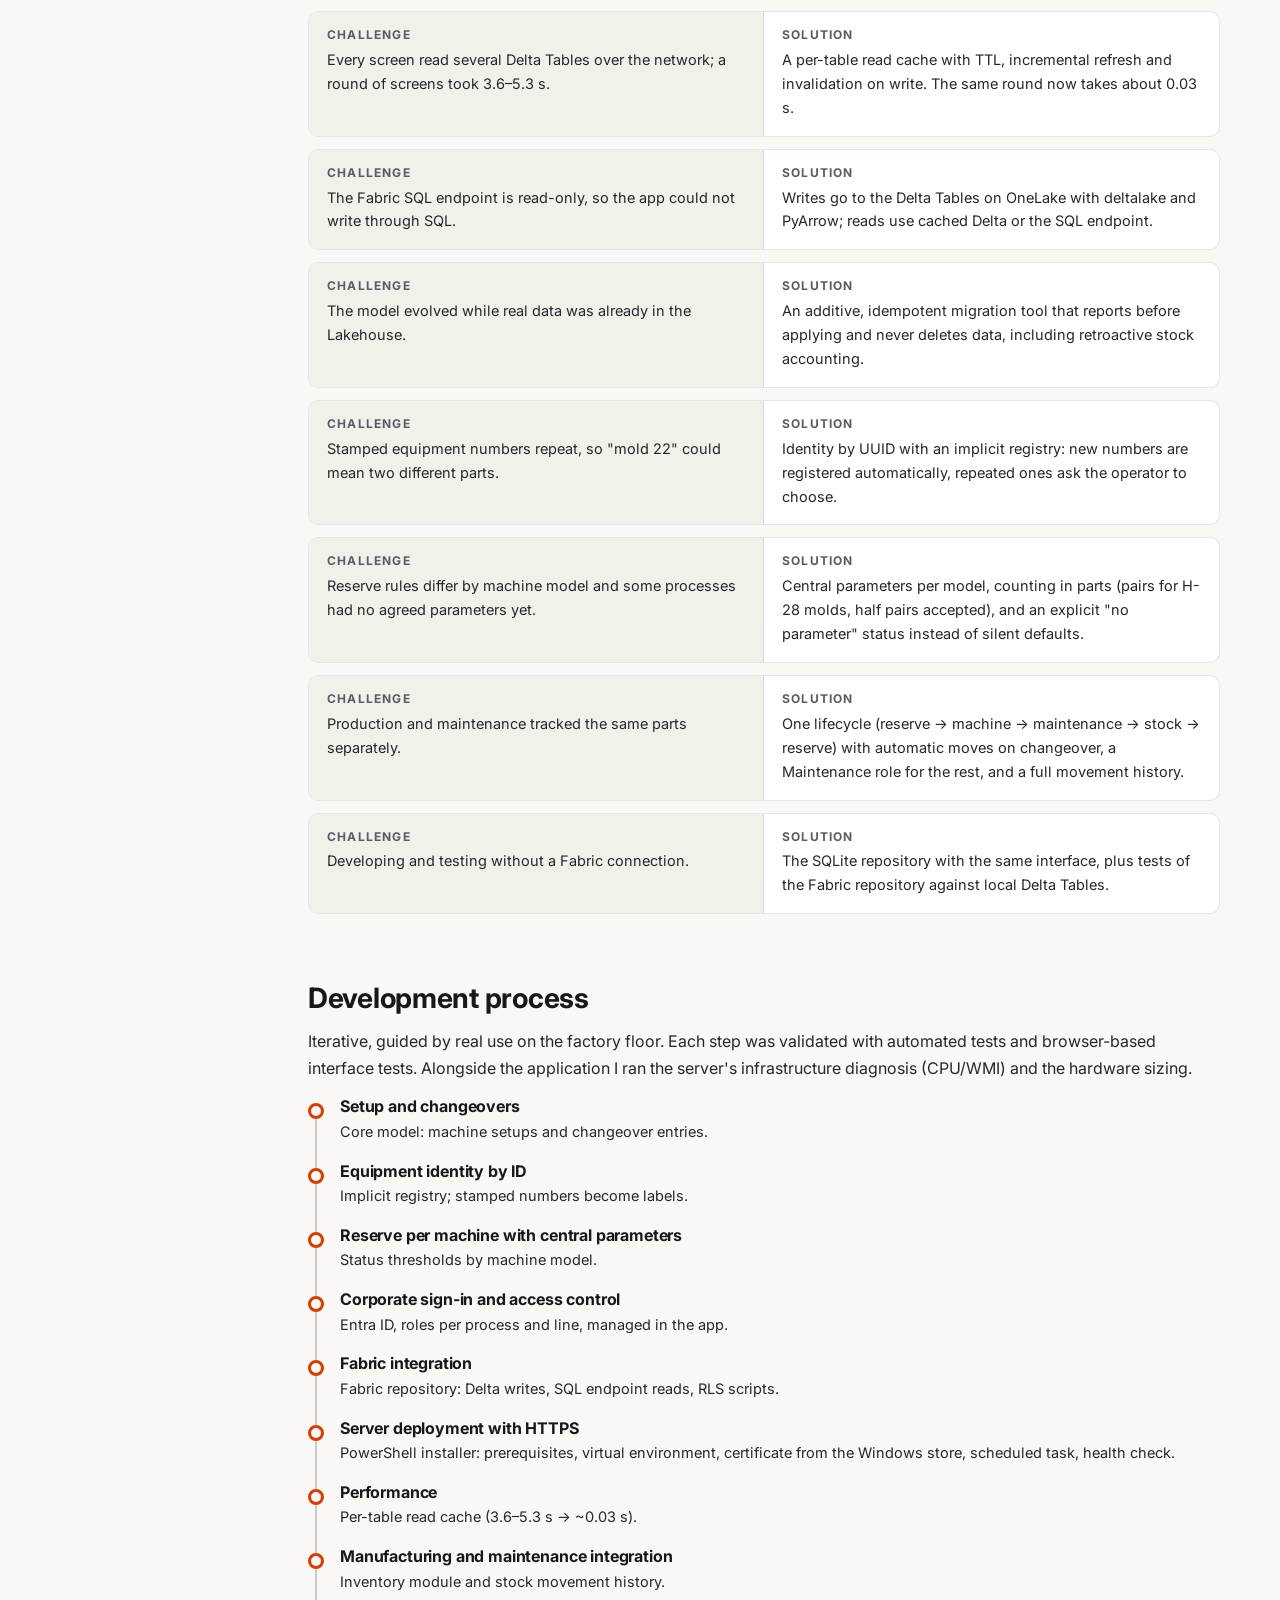
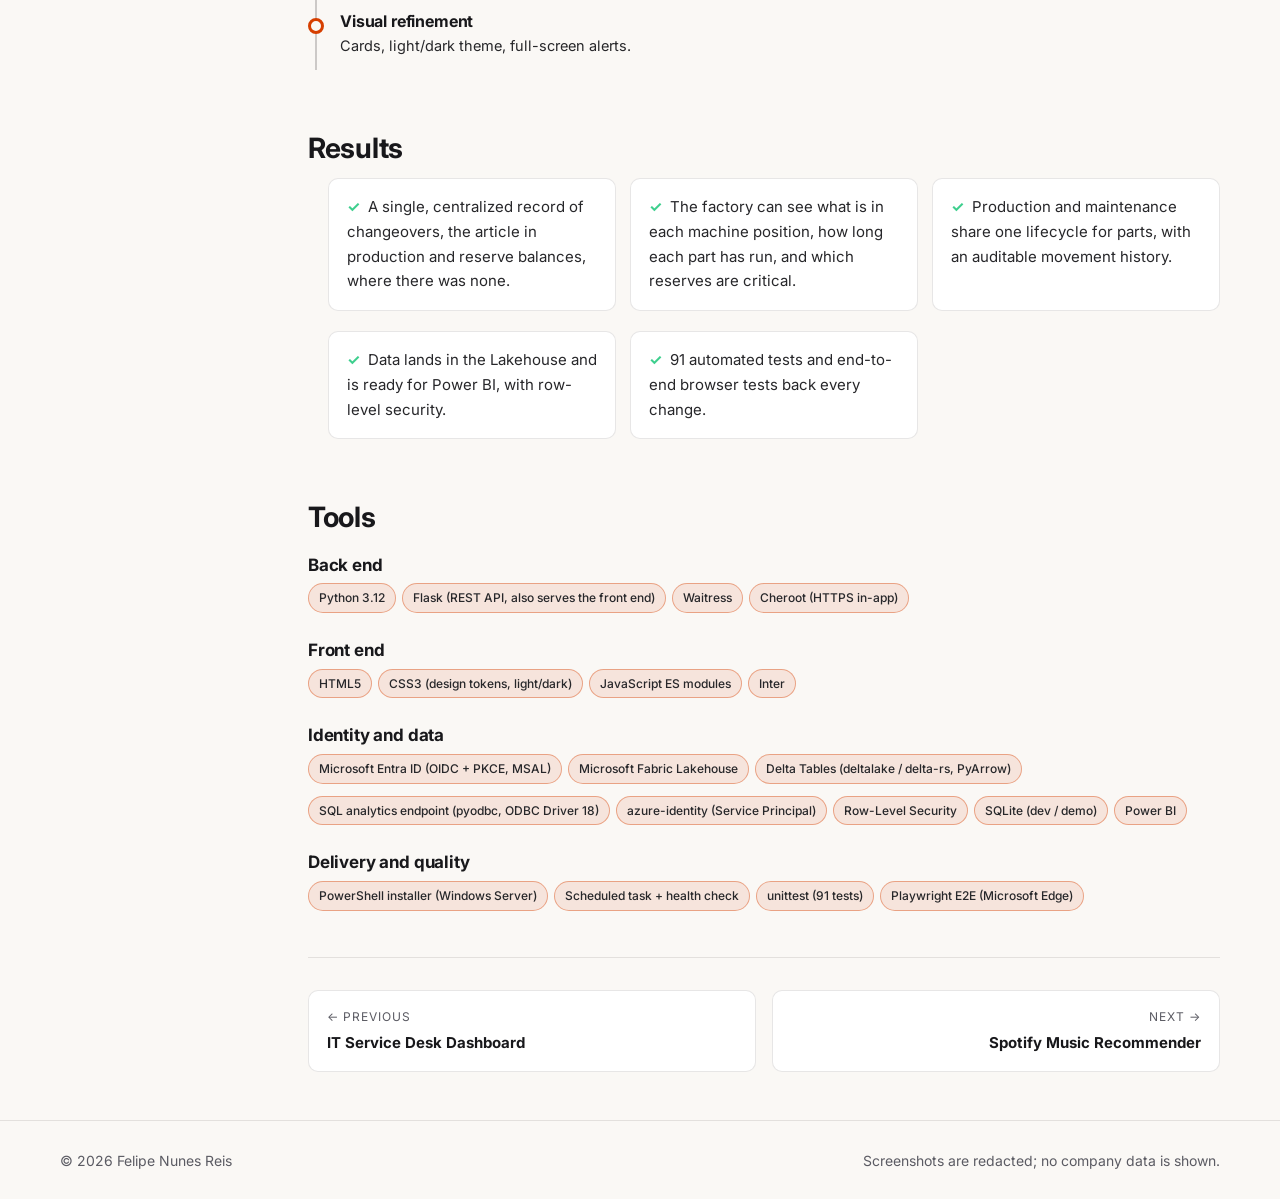
<file: projects/equipment-changeover-tracker.html>
<!DOCTYPE html>
<html lang="en">
<head>
  <meta charset="utf-8" />
  <meta name="viewport" content="width=device-width,initial-scale=1" />
  <title>Equipment Changeover Tracker — Case study — Felipe Nunes Reis</title>
  <meta name="description" content="Case study: a Python and Microsoft Fabric web app for a glass manufacturer that records equipment changeovers, machine setups, reserve stock, maintenance flow and run time, with Entra ID sign-in and row-level security." />
  <meta name="theme-color" content="#0e0e11" />
  <link rel="icon" href="../assets/favicon.svg" type="image/svg+xml" />
  <link rel="preconnect" href="https://fonts.googleapis.com" />
  <link rel="preconnect" href="https://fonts.gstatic.com" crossorigin />
  <link rel="stylesheet" href="https://fonts.googleapis.com/css2?family=Inter:wght@400;500;600;700;800&display=swap" />
  <link rel="stylesheet" href="../css/style.css" />
  <script>try{var t=localStorage.getItem('theme');if(t)document.documentElement.dataset.theme=t;}catch(e){}</script>
</head>
<body>
  <a class="skip-link" href="#main">Skip to content</a>

  <header class="site-header">
    <div class="container header-grid">
      <a href="../index.html" class="brand">Felipe <span>Nunes Reis</span></a>
      <nav class="nav" aria-label="Main">
        <a href="../index.html">Home</a>
        <a href="../index.html#about">About</a>
        <a href="../index.html#projects" aria-current="true">Projects</a>
        <a href="../index.html#skills">Skills</a>
        <a href="../index.html#experience">Experience</a>
        <a href="../index.html#contact">Contact</a>
      </nav>
      <div class="header-actions">
        <a class="btn ghost" href="https://www.linkedin.com/in/felipe-nunes-reis-b3a3061b6/" target="_blank" rel="noopener">LinkedIn</a>
        <a class="btn ghost" href="https://github.com/FelipeNunesReis" target="_blank" rel="noopener">GitHub</a>
        <button class="icon-btn theme-toggle" type="button" aria-label="Switch theme">
          <svg class="moon" viewBox="0 0 24 24" fill="none" stroke="currentColor" stroke-width="2" stroke-linecap="round" stroke-linejoin="round" aria-hidden="true"><path d="M21 12.8A9 9 0 1 1 11.2 3a7 7 0 0 0 9.8 9.8z"/></svg>
          <svg class="sun" viewBox="0 0 24 24" fill="none" stroke="currentColor" stroke-width="2" stroke-linecap="round" stroke-linejoin="round" aria-hidden="true"><circle cx="12" cy="12" r="4"/><path d="M12 2v2M12 20v2M4.9 4.9l1.4 1.4M17.7 17.7l1.4 1.4M2 12h2M20 12h2M4.9 19.1l1.4-1.4M17.7 6.3l1.4-1.4"/></svg>
        </button>
        <button class="icon-btn menu-btn" type="button" aria-label="Open menu" aria-expanded="false" aria-controls="mobile-nav">
          <svg viewBox="0 0 24 24" fill="none" stroke="currentColor" stroke-width="2" stroke-linecap="round" aria-hidden="true"><path d="M4 7h16M4 12h16M4 17h16"/></svg>
        </button>
      </div>
    </div>
    <nav class="mobile-nav" id="mobile-nav" aria-label="Mobile">
      <a href="../index.html">Home</a>
      <a href="../index.html#about">About</a>
      <a href="../index.html#projects">Projects</a>
      <a href="../index.html#skills">Skills</a>
      <a href="../index.html#experience">Experience</a>
      <a href="../index.html#contact">Contact</a>
    </nav>
  </header>

  <main id="main" class="container">
    <section class="cs-hero">
      <a class="back" href="../index.html#projects"><svg viewBox="0 0 24 24" fill="none" stroke="currentColor" stroke-width="2" stroke-linecap="round" stroke-linejoin="round" aria-hidden="true"><path d="M19 12H5M11 18l-6-6 6-6"/></svg> All projects</a>
      <span class="eyebrow">Web &amp; Data (Fabric) · Case study 4 of 6</span>
      <h1>Equipment Changeover Tracker</h1>
      <p class="lead">A web application for a glass manufacturer that records equipment changeovers on forming machines, the article in production, reserve stock and run time, on a Microsoft Fabric Lakehouse with Microsoft sign-in and per-line access control. Python and Flask on the back end, vanilla JavaScript on the front end, 91 automated tests.</p>
      <ul class="badges"><li>Python 3.12</li><li>Flask</li><li>JavaScript (ES modules)</li><li>Microsoft Fabric</li><li>Delta Lake</li><li>Entra ID</li><li>SQLite</li><li>Playwright</li></ul>
      <dl class="cs-meta">
        <div><dt>My role</dt><dd>Designed and built end to end</dd></div>
        <div><dt>Built for</dt><dd>Production and mold maintenance of a glass manufacturer</dd></div>
        <div><dt>Scope</dt><dd>7 screens, 8 Lakehouse tables, 26 production lines</dd></div>
        <div><dt>Theme</dt><dd>Light and dark (switch the site theme to see both)</dd></div>
      </dl>
    </section>

    <div class="cs-layout">
      <nav class="cs-toc" aria-label="On this page">
        <ol>
          <li><a href="#overview">Overview</a></li>
          <li><a href="#context">Context and problem</a></li>
          <li><a href="#role">My role</a></li>
          <li><a href="#numbers">By the numbers</a></li>
          <li><a href="#architecture">Architecture</a></li>
          <li><a href="#flow">A changeover, step by step</a></li>
          <li><a href="#lifecycle">Equipment lifecycle</a></li>
          <li><a href="#features">Key features</a></li>
          <li><a href="#highlights">Technical highlights</a></li>
          <li><a href="#challenges">Challenges</a></li>
          <li><a href="#process">Development process</a></li>
          <li><a href="#results">Results</a></li>
          <li><a href="#tools">Tools</a></li>
        </ol>
      </nav>

      <article>
        <section class="cs-section" id="overview">
          <h2>Overview</h2>
          <p>Forming machines in a glass plant run with dozens of interchangeable parts: molds, blanks, crowns, plungers, neck rings, chucks, burners and more, one per section and sometimes one per side. This application gives the factory a single record of what is installed where, which article is in production, how many spare parts are in reserve, how long each part has run, and where every part is in its lifecycle (reserve, machine, maintenance, stock). It covers the IS, H-28/Burn-Off, Opaline and Press lines: 4 processes and 26 parameterized production lines.</p>
          <p>The back end is a Flask REST API that also serves the front end. Data lives in a Microsoft Fabric Lakehouse (Delta Tables), where it is also available to Power BI. Users sign in with their Microsoft account and only see the processes and lines they are allowed to.</p>
        </section>

        <section class="cs-section" id="context">
          <h2>Context and problem</h2>
          <p>Before this system, changeovers, the article in production and the balance of reserve parts had no centralized record. It was hard to know what was in each position of a machine, how long a piece of equipment had been running, and when a reserve had become critical. Production and mold maintenance each kept their own view of the same parts.</p>
        </section>

        <section class="cs-section" id="role">
          <h2>My role</h2>
          <p>I designed and built the whole system: the data model in the Lakehouse, the Flask API and its security, the front end and its design system, the Fabric integration, the deployment on a Windows server, the automated tests and the end-to-end browser tests. Development was iterative and guided by real use on the factory floor.</p>
        </section>

        <section class="cs-section" id="numbers">
          <h2>By the numbers</h2>
          <ul class="numbers">
            <li><strong>~9,600</strong><span>lines of code (Python, JS, HTML, CSS, SQL, PowerShell)</span></li>
            <li><strong>7</strong><span>screens</span></li>
            <li><strong>8</strong><span>Lakehouse tables</span></li>
            <li><strong>4</strong><span>production processes</span></li>
            <li><strong>26</strong><span>production lines parameterized</span></li>
            <li><strong>91</strong><span>automated tests</span></li>
            <li><strong>~0.03 s</strong><span>screen refresh after the read cache (was 3.6–5.3 s)</span></li>
          </ul>
        </section>

        <section class="cs-section" id="architecture">
          <h2>Architecture</h2>
          <p>Three layers, with the back end as the only point of access to the data. The browser never talks to Fabric directly.</p>
          <figure class="diagram">
            <svg viewBox="0 0 960 700" role="img" aria-labelledby="dgx-title dgx-desc">
              <title id="dgx-title">Equipment Changeover Tracker architecture</title>
              <desc id="dgx-desc">Browser with HTML, CSS and JavaScript modules calls a Flask REST API with fetch JSON and a session cookie. The API has four modules: auth (Entra ID login via MSAL, session, authorization by process, line and role), app (routes, input validation, access rules), config (central parameters) and database (Repository pattern with a SQLite implementation for development and a Fabric implementation for production). The Fabric repository writes to Delta Tables on OneLake with deltalake and PyArrow, and reads from the Delta Tables with a per-table cache or from the SQL analytics endpoint with pyodbc. Data lives in a Microsoft Fabric Lakehouse with eight Delta Tables and row-level security, and is also available to Power BI. Entra ID is used for sign-in.</desc>
              <defs>
                <marker id="dgx-arrow" viewBox="0 0 10 10" refX="9" refY="5" markerWidth="8" markerHeight="8" orient="auto-start-reverse"><path d="M0 0L10 5 0 10z" fill="var(--muted)"/></marker>
              </defs>
              <g font-size="14" font-family="inherit">
                <!-- Browser -->
                <rect x="20" y="20" width="920" height="92" rx="12" fill="var(--panel-2)" stroke="var(--line-strong)"/>
                <text x="40" y="48" fill="var(--text)" font-weight="700">Browser</text>
                <text x="40" y="70" fill="var(--muted)" font-size="13">HTML5 · CSS3 · JavaScript (ES modules), no framework · design tokens, light/dark theme · responsive</text>
                <text x="40" y="94" fill="var(--muted)" font-size="13">Screens: Machine setup · Log changeover · Reserve stock · Inventory · Alert monitor · Run time · Access</text>

                <!-- Entra ID -->
                <rect x="760" y="150" width="180" height="70" rx="12" fill="var(--panel-2)" stroke="var(--line-strong)"/>
                <text x="850" y="178" text-anchor="middle" fill="var(--text)" font-weight="600">Microsoft Entra ID</text>
                <text x="850" y="200" text-anchor="middle" fill="var(--muted)" font-size="12.5">OpenID Connect · PKCE</text>

                <!-- Flask -->
                <rect x="20" y="150" width="710" height="330" rx="14" fill="var(--accent-soft)" stroke="var(--accent)"/>
                <text x="40" y="178" fill="var(--text)" font-weight="700">Flask REST API</text>
                <text x="190" y="178" fill="var(--muted)" font-size="12.5">Python 3.12 · Waitress / Cheroot (HTTPS)</text>

                <rect x="40" y="195" width="200" height="86" rx="10" fill="var(--panel)" stroke="var(--line-strong)"/>
                <text x="140" y="218" text-anchor="middle" fill="var(--text)" font-weight="600">auth</text>
                <text x="140" y="238" text-anchor="middle" fill="var(--muted)" font-size="12.5">Entra ID login (MSAL)</text>
                <text x="140" y="256" text-anchor="middle" fill="var(--muted)" font-size="12.5">session cookie</text>
                <text x="140" y="274" text-anchor="middle" fill="var(--muted)" font-size="12.5">process / line / role checks</text>

                <rect x="260" y="195" width="200" height="86" rx="10" fill="var(--panel)" stroke="var(--line-strong)"/>
                <text x="360" y="218" text-anchor="middle" fill="var(--text)" font-weight="600">app</text>
                <text x="360" y="238" text-anchor="middle" fill="var(--muted)" font-size="12.5">routes (/api/*)</text>
                <text x="360" y="256" text-anchor="middle" fill="var(--muted)" font-size="12.5">input validation</text>
                <text x="360" y="274" text-anchor="middle" fill="var(--muted)" font-size="12.5">access rules</text>

                <rect x="480" y="195" width="230" height="86" rx="10" fill="var(--panel)" stroke="var(--line-strong)"/>
                <text x="595" y="218" text-anchor="middle" fill="var(--text)" font-weight="600">config</text>
                <text x="595" y="238" text-anchor="middle" fill="var(--muted)" font-size="12.5">processes, lines, machines,</text>
                <text x="595" y="256" text-anchor="middle" fill="var(--muted)" font-size="12.5">sections, equipment, positions,</text>
                <text x="595" y="274" text-anchor="middle" fill="var(--muted)" font-size="12.5">useful life, reserve rules</text>

                <rect x="40" y="300" width="670" height="160" rx="10" fill="var(--panel)" stroke="var(--line-strong)"/>
                <text x="60" y="325" fill="var(--text)" font-weight="600">database — Repository pattern</text>
                <text x="330" y="325" fill="var(--muted)" font-size="12.5">business rules live here, shared by both implementations</text>

                <rect x="60" y="340" width="220" height="100" rx="10" fill="var(--panel-2)" stroke="var(--line-strong)" stroke-dasharray="5 4"/>
                <text x="170" y="366" text-anchor="middle" fill="var(--text)" font-weight="600">SQLiteRepository</text>
                <text x="170" y="388" text-anchor="middle" fill="var(--muted)" font-size="12.5">development and demo</text>
                <text x="170" y="406" text-anchor="middle" fill="var(--muted)" font-size="12.5">same interface</text>
                <text x="170" y="424" text-anchor="middle" fill="var(--muted)" font-size="12.5">selected by environment variable</text>

                <rect x="300" y="340" width="390" height="100" rx="10" fill="var(--panel-2)" stroke="var(--accent)"/>
                <text x="495" y="366" text-anchor="middle" fill="var(--text)" font-weight="600">FabricRepository (production)</text>
                <text x="495" y="388" text-anchor="middle" fill="var(--muted)" font-size="12.5">write: Delta Tables on OneLake (deltalake / PyArrow)</text>
                <text x="495" y="406" text-anchor="middle" fill="var(--muted)" font-size="12.5">read: Delta Tables with per-table cache, or SQL analytics endpoint (pyodbc)</text>
                <text x="495" y="424" text-anchor="middle" fill="var(--muted)" font-size="12.5">Service Principal auth (azure-identity)</text>

                <!-- Lakehouse -->
                <rect x="20" y="540" width="710" height="140" rx="12" fill="var(--panel-2)" stroke="var(--line-strong)"/>
                <text x="40" y="568" fill="var(--text)" font-weight="700">Microsoft Fabric Lakehouse — Delta Tables</text>
                <text x="40" y="592" fill="var(--muted)" font-size="12.5">changeovers · machine setups · setup equipment · equipment registry</text>
                <text x="40" y="610" fill="var(--muted)" font-size="12.5">run time · reserve balance · stock movements · user permissions</text>
                <text x="40" y="640" fill="var(--text-2)" font-size="12.5">Row-Level Security on the SQL endpoint: readers see only their processes and lines</text>
                <text x="40" y="660" fill="var(--muted)" font-size="12.5">Schema and RLS maintained by SQL scripts; additive, idempotent migration tool</text>

                <!-- Power BI -->
                <rect x="760" y="560" width="180" height="90" rx="12" fill="var(--panel-2)" stroke="var(--line-strong)"/>
                <text x="850" y="596" text-anchor="middle" fill="var(--text)" font-weight="600">Power BI</text>
                <text x="850" y="618" text-anchor="middle" fill="var(--muted)" font-size="12.5">reports on the same tables</text>

                <!-- Arrows -->
                <g stroke="var(--muted)" stroke-width="2" fill="none" marker-end="url(#dgx-arrow)">
                  <path d="M480 112V148"/>
                  <path d="M240 238H258"/>
                  <path d="M460 238H478"/>
                  <path d="M595 281V298"/>
                  <path d="M495 440V538"/>
                  <path d="M730 605H758"/>
                  <path d="M760 185C700 185 320 170 240 220" stroke-dasharray="4 4"/>
                </g>
                <g fill="var(--muted)" font-size="12.5">
                  <text x="492" y="135">fetch JSON (/api/*) + session cookie</text>
                  <text x="510" y="500">write: Delta append · read: cached Delta or SQL endpoint</text>
                  <text x="690" y="140" text-anchor="end">sign-in redirect / token</text>
                </g>
              </g>
            </svg>
            <figcaption>The browser calls only the API. Business rules are shared by both repository implementations, so SQLite (development) and Fabric (production) behave identically.</figcaption>
          </figure>
        </section>

        <section class="cs-section" id="flow">
          <h2>A changeover, step by step</h2>
          <ol class="flow">
            <li><strong>Operator selects</strong> process → line → machine → section → equipment → position. The front end uses the parameters served by the API, and what is currently installed in that position, to pre-fill the equipment being removed.</li>
            <li><strong>POST to the changeovers endpoint.</strong> The back end validates the input against the central parameters, checks the user's role for that line, and applies the rules: an active setup must exist, a part must be in the position, the installed number must not already be in a machine, and repeated IDs are resolved.</li>
            <li><strong>One operation writes everything:</strong> the changeover linked to the active setup, any new equipment in the registry, −1 part in reserve and +1 in maintenance (with a stock-history row), the run-time cycle closed for the removed part and opened for the installed part.</li>
            <li><strong>Reads come before any write,</strong> so nothing is ever recorded halfway.</li>
            <li><strong>The alert monitor</strong> picks the changeover up on its next poll and shows it full screen.</li>
          </ol>
        </section>

        <section class="cs-section" id="lifecycle">
          <h2>Equipment lifecycle</h2>
          <p>Every part moves through the same cycle, and every move is a row in an auditable history. A changeover automatically takes one part out of reserve and sends the removed part to maintenance; the maintenance role completes repairs, returns parts to manufacturing and makes inventory adjustments, with a mandatory reason.</p>
          <figure class="diagram">
            <svg viewBox="0 0 960 200" role="img" aria-labelledby="dgl-title dgl-desc">
              <title id="dgl-title">Equipment lifecycle</title>
              <desc id="dgl-desc">Reserve, then machine, then maintenance, then stock, and back to reserve. A changeover moves a part from reserve to machine and the removed part from machine to maintenance; maintenance completion moves it to stock; sending to manufacturing moves it back to reserve.</desc>
              <defs><marker id="dgl-arrow" viewBox="0 0 10 10" refX="9" refY="5" markerWidth="8" markerHeight="8" orient="auto-start-reverse"><path d="M0 0L10 5 0 10z" fill="var(--muted)"/></marker></defs>
              <g font-size="14" font-family="inherit">
                <rect x="30" y="60" width="180" height="70" rx="12" fill="var(--accent-soft)" stroke="var(--accent)"/>
                <text x="120" y="90" text-anchor="middle" fill="var(--text)" font-weight="600">Reserve</text>
                <text x="120" y="112" text-anchor="middle" fill="var(--muted)" font-size="12.5">at the line, counted in parts</text>
                <rect x="270" y="60" width="180" height="70" rx="12" fill="var(--panel-2)" stroke="var(--line-strong)"/>
                <text x="360" y="90" text-anchor="middle" fill="var(--text)" font-weight="600">Machine</text>
                <text x="360" y="112" text-anchor="middle" fill="var(--muted)" font-size="12.5">run-time cycle open</text>
                <rect x="510" y="60" width="180" height="70" rx="12" fill="var(--panel-2)" stroke="var(--line-strong)"/>
                <text x="600" y="90" text-anchor="middle" fill="var(--text)" font-weight="600">Maintenance</text>
                <text x="600" y="112" text-anchor="middle" fill="var(--muted)" font-size="12.5">mold shop</text>
                <rect x="750" y="60" width="180" height="70" rx="12" fill="var(--panel-2)" stroke="var(--line-strong)"/>
                <text x="840" y="90" text-anchor="middle" fill="var(--text)" font-weight="600">Stock</text>
                <text x="840" y="112" text-anchor="middle" fill="var(--muted)" font-size="12.5">repaired, available</text>
                <g stroke="var(--muted)" stroke-width="2" fill="none" marker-end="url(#dgl-arrow)">
                  <path d="M210 95H268"/><path d="M450 95H508"/><path d="M690 95H748"/>
                  <path d="M840 130V165H120V132"/>
                </g>
                <g fill="var(--muted)" font-size="12">
                  <text x="239" y="85" text-anchor="middle">changeover</text>
                  <text x="479" y="85" text-anchor="middle">removed part</text>
                  <text x="719" y="85" text-anchor="middle">repair done</text>
                  <text x="480" y="185" text-anchor="middle">sent back to manufacturing</text>
                </g>
              </g>
            </svg>
            <figcaption>Reserve → machine → maintenance → stock → reserve. Inventory adjustments are allowed at any stage, with a mandatory reason.</figcaption>
          </figure>
        </section>

        <section class="cs-section" id="features">
          <h2>Key features</h2>
          <p>Screenshots follow the site theme: switch between dark and light in the header to see both versions of the app. Line numbers, article codes and records are blanked.</p>

          <div class="feature">
            <div>
              <h3>Machine setup</h3>
              <p>Records the article in production, starts a changeover-count cycle and closes the previous one. A grid shows the equipment in every position (section × equipment × inner/outer part), compares it with the last setup and flags divergences and repeated numbers.</p>
            </div>
            <figure class="shot theme-shot">
              <picture class="dark"><source type="image/webp" srcset="../images/controle_trocas/machine-setup-dark.webp" /><img src="../images/controle_trocas/machine-setup-dark.png" alt="Machine setup screen, dark theme: process tiles, line and machine steps, new setup form with article and date, and a current-setup panel" loading="lazy" width="1600" height="792" /></picture>
              <picture class="light"><source type="image/webp" srcset="../images/controle_trocas/machine-setup-light.webp" /><img src="../images/controle_trocas/machine-setup-light.png" alt="Machine setup screen, light theme: process tiles, line and machine steps, new setup form with article and date, and a current-setup panel" loading="lazy" width="1600" height="793" /></picture>
              <figcaption>Machine setup: process → line → machine → new setup.</figcaption>
            </figure>
          </div>

          <div class="feature">
            <div>
              <h3>Log a changeover</h3>
              <p>Cascading selectors (process → line → machine → section → equipment → position). The removed equipment is filled in automatically from what is registered in that position. The changeover is blocked when the machine has no active setup. A summary panel shows what will be saved, and the latest entries appear below it.</p>
            </div>
            <figure class="shot theme-shot">
              <picture class="dark"><source type="image/webp" srcset="../images/controle_trocas/log-changeover-dark.webp" /><img src="../images/controle_trocas/log-changeover-dark.png" alt="Log changeover screen, dark theme: seven numbered steps on the left, summary of the entry and latest entries on the right" loading="lazy" width="1600" height="790" /></picture>
              <picture class="light"><source type="image/webp" srcset="../images/controle_trocas/log-changeover-light.webp" /><img src="../images/controle_trocas/log-changeover-light.png" alt="Log changeover screen, light theme: seven numbered steps on the left, summary of the entry and latest entries on the right" loading="lazy" width="1600" height="795" /></picture>
              <figcaption>Seven-step changeover entry with live summary.</figcaption>
            </figure>
          </div>

          <div class="feature feature--text">
            <div>
              <h3>Implicit equipment registry</h3>
              <p>Each part has its own ID; the physical number stamped on it can repeat. New numbers are registered automatically when first used; repeated numbers prompt the operator to choose which part they mean. The registry has no screen of its own: it works inside the changeover and setup screens.</p>
            </div>
          </div>

          <div class="feature">
            <div>
              <h3>Reserve stock</h3>
              <p>One card per machine with the reserve of each equipment type, classified as Ideal, Alert, Critical or No parameter according to central parameters per machine model. Counting is in parts; H-28 molds are controlled in pairs and accept half a pair.</p>
            </div>
            <figure class="shot theme-shot">
              <picture class="dark"><source type="image/webp" srcset="../images/controle_trocas/reserve-stock-dark.webp" /><img src="../images/controle_trocas/reserve-stock-dark.png" alt="Reserve stock screen, dark theme: Ideal, Alert, Critical and No parameter counters, process filters and a machine card with balances and thresholds per equipment type" loading="lazy" width="1600" height="704" /></picture>
              <picture class="light"><source type="image/webp" srcset="../images/controle_trocas/reserve-stock-light.webp" /><img src="../images/controle_trocas/reserve-stock-light.png" alt="Reserve stock screen, light theme: Ideal, Alert, Critical and No parameter counters, process filters and a machine card with balances and thresholds per equipment type" loading="lazy" width="1600" height="789" /></picture>
              <figcaption>Reserve balance per machine with status thresholds.</figcaption>
            </figure>
          </div>

          <div class="feature">
            <div>
              <h3>Inventory: manufacturing and maintenance together</h3>
              <p>Parts in reserve, in maintenance and in stock, per machine. A changeover automatically debits the reserve and sends the removed part to maintenance. The Maintenance role completes repairs, sends parts back to manufacturing and makes inventory adjustments with a mandatory reason. Every movement goes to an auditable history.</p>
            </div>
            <figure class="shot theme-shot">
              <picture class="dark"><source type="image/webp" srcset="../images/controle_trocas/inventory-dark.webp" /><img src="../images/controle_trocas/inventory-dark.png" alt="Inventory screen, dark theme: parts in reserve, in maintenance and in stock, a machine card with balances per equipment type, and a recent movements table" loading="lazy" width="1600" height="793" /></picture>
              <picture class="light"><source type="image/webp" srcset="../images/controle_trocas/inventory-light.webp" /><img src="../images/controle_trocas/inventory-light.png" alt="Inventory screen, light theme: parts in reserve, in maintenance and in stock, a machine card with balances per equipment type, and a recent movements table" loading="lazy" width="1600" height="792" /></picture>
              <figcaption>Inventory with the movement history (rows blanked).</figcaption>
            </figure>
          </div>

          <div class="feature">
            <div>
              <h3>Alert monitor</h3>
              <p>Cards of changeovers in near real time, refreshed every minute. Each new changeover appears full screen, for a monitor on the factory floor, with optional sound.</p>
            </div>
            <figure class="shot theme-shot">
              <picture class="dark"><source type="image/webp" srcset="../images/controle_trocas/alert-monitor-dark.webp" /><img src="../images/controle_trocas/alert-monitor-dark.png" alt="Alert monitor, dark theme: live indicator, process filters, sound toggle and three changeover cards with installed and removed equipment" loading="lazy" width="1600" height="788" /></picture>
              <picture class="light"><source type="image/webp" srcset="../images/controle_trocas/alert-monitor-light.webp" /><img src="../images/controle_trocas/alert-monitor-light.png" alt="Alert monitor, light theme: live indicator, process filters, sound toggle and three changeover cards with installed and removed equipment" loading="lazy" width="1600" height="789" /></picture>
              <figcaption>Alert monitor: one card per changeover, polled every minute.</figcaption>
            </figure>
          </div>

          <div class="feature">
            <div>
              <h3>Run time and useful life</h3>
              <p>Hours in machine for each section, compared with the reference useful life: within useful life, near the limit from 80%, or above the limit, with history per position.</p>
            </div>
            <figure class="shot theme-shot">
              <picture class="dark"><source type="image/webp" srcset="../images/controle_trocas/run-time-dark.webp" /><img src="../images/controle_trocas/run-time-dark.png" alt="Run time screen, dark theme: counters for within, near and above useful life, filters by process, line, machine and equipment, and section cards with hours in machine and a progress bar" loading="lazy" width="1600" height="787" /></picture>
              <picture class="light"><source type="image/webp" srcset="../images/controle_trocas/run-time-light.webp" /><img src="../images/controle_trocas/run-time-light.png" alt="Run time screen, light theme: counters for within, near and above useful life, filters by process, line, machine and equipment, and section cards with hours in machine and a progress bar" loading="lazy" width="1600" height="789" /></picture>
              <figcaption>Run time per section against the reference useful life.</figcaption>
            </figure>
          </div>

          <div class="feature feature--text">
            <div>
              <h3>Access control and header indicators</h3>
              <p>Corporate Microsoft sign-in and access granted per process and line with four roles: Viewer, Operator, Maintenance and Administrator, managed inside the application. The header on every screen shows changeovers in the last 24 h, critical reserves and equipment above useful life. Light/dark theme and a responsive layout for desktop, tablet and phone.</p>
            </div>
          </div>
        </section>

        <section class="cs-section" id="highlights">
          <h2>Technical highlights</h2>
          <p>Snippets are simplified and use generic names.</p>

          <div class="highlight">
            <h3>Repository pattern: SQLite ↔ Fabric by environment variable</h3>
            <p>All business rules (recording a changeover, balances, run-time cycles, useful-life status) live in a base repository. Two implementations provide storage: SQLite for development and demos, Fabric for production. Switching is one environment variable, and no rule changes.</p>
<pre><code>class BaseRepository(ABC):
    # business rules, shared
    def record_changeover(self, data, now=None): ...
    def start_setup(self, data, now=None): ...

    @abstractmethod
    def _append(self, table, rows): ...
    @abstractmethod
    def _query(self, sql, params=()): ...

class SqliteRepository(BaseRepository): ...   # local file, same rules
class FabricRepository(BaseRepository): ...   # Delta Tables on OneLake

def get_repository():
    return FabricRepository() if DATA_BACKEND == "fabric" else SqliteRepository()</code></pre>
          </div>

          <div class="highlight">
            <h3>Delta read cache: a round of screens from 3.6–5.3 s to about 0.03 s</h3>
            <p>Reading Delta Tables over the network on every request was the bottleneck. The Fabric repository keeps a per-table cache with a configurable TTL, shared between open screens, refreshed incrementally from the Delta table and invalidated on every write. A full round of the screens dropped from 3.6–5.3 seconds to roughly 0.03 seconds.</p>
          </div>

          <div class="highlight">
            <h3>Writing where the SQL endpoint cannot</h3>
            <p>The Lakehouse SQL analytics endpoint is read-only. Writes go straight to the Delta Tables on OneLake with <code>deltalake</code> (delta-rs) and PyArrow, with the table protocol pinned so the Rust writer stays compatible. Reads can use either the Delta Tables (cached) or the SQL endpoint through pyodbc with a Service Principal token.</p>
          </div>

          <div class="highlight">
            <h3>Additive, idempotent schema migration</h3>
            <p>A migration tool reports what it would change before applying, only adds columns and tables (never drops data), and can be re-run safely. It also back-filled the stock history from changeovers recorded before the inventory module existed.</p>
          </div>

          <div class="highlight">
            <h3>Equipment identity by ID, not by stamped number</h3>
            <p>Physical numbers repeat across parts and even within the same type. Every part gets a UUID, and changeovers, setups and run-time cycles reference the ID. The number stays as a human label; ambiguity is resolved by asking the operator.</p>
          </div>

          <div class="highlight">
            <h3>Central parameters in one file</h3>
            <p>Processes, lines, machine types, sections, equipment positions, useful life and reserve thresholds are defined once in <code>config</code> and served to the front end. Reserve rules vary by machine model (H-28 with 12 or 18 sections), and processes without confirmed parameters are marked as provisional instead of guessing.</p>
          </div>

          <div class="highlight">
            <h3>Security</h3>
            <p>Sign-in with Microsoft Entra ID (OpenID Connect, authorization code with PKCE) through MSAL on the server. The session is a signed, HttpOnly, SameSite=Lax cookie, Secure under HTTPS. Secrets live only in environment variables, outside the deployment package. Authorization is checked on the server on every route; the API even trims the parameter list so the UI only offers lines the user may see. Everything displayed in the front end is escaped. Roles separate duties (Operator ≠ Maintenance), and Row-Level Security on the Fabric SQL endpoint applies the same permission table to Power BI and SQL users.</p>
<pre><code>def permits(user, process, line=None, role="VIEWER"):
    return any(
        role_satisfies(scope.role, role)
        and scope.process in (process, "*")
        and (line is None or scope.line in (line, "*"))
        for scope in user.scopes
    )

@app.post("/api/changeovers")
def create_changeover():
    data = validate_changeover(request.json)        # against central parameters
    current_user().require(data.process, data.line, "OPERATOR")
    return jsonify(repo.record_changeover(data))</code></pre>
          </div>
        </section>

        <section class="cs-section" id="challenges">
          <h2>Challenges and how I solved them</h2>
          <div class="challenge">
            <div><h4>Challenge</h4><p>Every screen read several Delta Tables over the network; a round of screens took 3.6–5.3 s.</p></div>
            <div><h4>Solution</h4><p>A per-table read cache with TTL, incremental refresh and invalidation on write. The same round now takes about 0.03 s.</p></div>
          </div>
          <div class="challenge">
            <div><h4>Challenge</h4><p>The Fabric SQL endpoint is read-only, so the app could not write through SQL.</p></div>
            <div><h4>Solution</h4><p>Writes go to the Delta Tables on OneLake with deltalake and PyArrow; reads use cached Delta or the SQL endpoint.</p></div>
          </div>
          <div class="challenge">
            <div><h4>Challenge</h4><p>The model evolved while real data was already in the Lakehouse.</p></div>
            <div><h4>Solution</h4><p>An additive, idempotent migration tool that reports before applying and never deletes data, including retroactive stock accounting.</p></div>
          </div>
          <div class="challenge">
            <div><h4>Challenge</h4><p>Stamped equipment numbers repeat, so "mold 22" could mean two different parts.</p></div>
            <div><h4>Solution</h4><p>Identity by UUID with an implicit registry: new numbers are registered automatically, repeated ones ask the operator to choose.</p></div>
          </div>
          <div class="challenge">
            <div><h4>Challenge</h4><p>Reserve rules differ by machine model and some processes had no agreed parameters yet.</p></div>
            <div><h4>Solution</h4><p>Central parameters per model, counting in parts (pairs for H-28 molds, half pairs accepted), and an explicit "no parameter" status instead of silent defaults.</p></div>
          </div>
          <div class="challenge">
            <div><h4>Challenge</h4><p>Production and maintenance tracked the same parts separately.</p></div>
            <div><h4>Solution</h4><p>One lifecycle (reserve → machine → maintenance → stock → reserve) with automatic moves on changeover, a Maintenance role for the rest, and a full movement history.</p></div>
          </div>
          <div class="challenge">
            <div><h4>Challenge</h4><p>Developing and testing without a Fabric connection.</p></div>
            <div><h4>Solution</h4><p>The SQLite repository with the same interface, plus tests of the Fabric repository against local Delta Tables.</p></div>
          </div>
        </section>

        <section class="cs-section" id="process">
          <h2>Development process</h2>
          <p>Iterative, guided by real use on the factory floor. Each step was validated with automated tests and browser-based interface tests. Alongside the application I ran the server's infrastructure diagnosis (CPU/WMI) and the hardware sizing.</p>
          <ol class="tl">
            <li><h4>Setup and changeovers</h4><p>Core model: machine setups and changeover entries.</p></li>
            <li><h4>Equipment identity by ID</h4><p>Implicit registry; stamped numbers become labels.</p></li>
            <li><h4>Reserve per machine with central parameters</h4><p>Status thresholds by machine model.</p></li>
            <li><h4>Corporate sign-in and access control</h4><p>Entra ID, roles per process and line, managed in the app.</p></li>
            <li><h4>Fabric integration</h4><p>Fabric repository: Delta writes, SQL endpoint reads, RLS scripts.</p></li>
            <li><h4>Server deployment with HTTPS</h4><p>PowerShell installer: prerequisites, virtual environment, certificate from the Windows store, scheduled task, health check.</p></li>
            <li><h4>Performance</h4><p>Per-table read cache (3.6–5.3 s → ~0.03 s).</p></li>
            <li><h4>Manufacturing and maintenance integration</h4><p>Inventory module and stock movement history.</p></li>
            <li><h4>Visual refinement</h4><p>Cards, light/dark theme, full-screen alerts.</p></li>
          </ol>
        </section>

        <section class="cs-section" id="results">
          <h2>Results</h2>
          <ul class="results">
            <li>A single, centralized record of changeovers, the article in production and reserve balances, where there was none.</li>
            <li>The factory can see what is in each machine position, how long each part has run, and which reserves are critical.</li>
            <li>Production and maintenance share one lifecycle for parts, with an auditable movement history.</li>
            <li>Data lands in the Lakehouse and is ready for Power BI, with row-level security.</li>
            <li>91 automated tests and end-to-end browser tests back every change.</li>
          </ul>
        </section>

        <section class="cs-section" id="tools">
          <h2>Tools</h2>
          <h3>Back end</h3>
          <ul class="badges"><li>Python 3.12</li><li>Flask (REST API, also serves the front end)</li><li>Waitress</li><li>Cheroot (HTTPS in-app)</li></ul>
          <h3>Front end</h3>
          <ul class="badges"><li>HTML5</li><li>CSS3 (design tokens, light/dark)</li><li>JavaScript ES modules</li><li>Inter</li></ul>
          <h3>Identity and data</h3>
          <ul class="badges"><li>Microsoft Entra ID (OIDC + PKCE, MSAL)</li><li>Microsoft Fabric Lakehouse</li><li>Delta Tables (deltalake / delta-rs, PyArrow)</li><li>SQL analytics endpoint (pyodbc, ODBC Driver 18)</li><li>azure-identity (Service Principal)</li><li>Row-Level Security</li><li>SQLite (dev / demo)</li><li>Power BI</li></ul>
          <h3>Delivery and quality</h3>
          <ul class="badges"><li>PowerShell installer (Windows Server)</li><li>Scheduled task + health check</li><li>unittest (91 tests)</li><li>Playwright E2E (Microsoft Edge)</li></ul>
        </section>

        <nav class="pager" aria-label="Project navigation">
          <a class="prev" href="it-service-desk-dashboard.html"><span>← Previous</span><strong>IT Service Desk Dashboard</strong></a>
          <a class="next" href="spotify-music-recommender.html"><span>Next →</span><strong>Spotify Music Recommender</strong></a>
        </nav>
      </article>
    </div>
  </main>

  <footer class="site-footer">
    <div class="container">
      <span>© 2026 Felipe Nunes Reis</span>
      <span>Screenshots are redacted; no company data is shown.</span>
    </div>
  </footer>

  <script src="../js/script.js"></script>
</body>
</html>
</file>
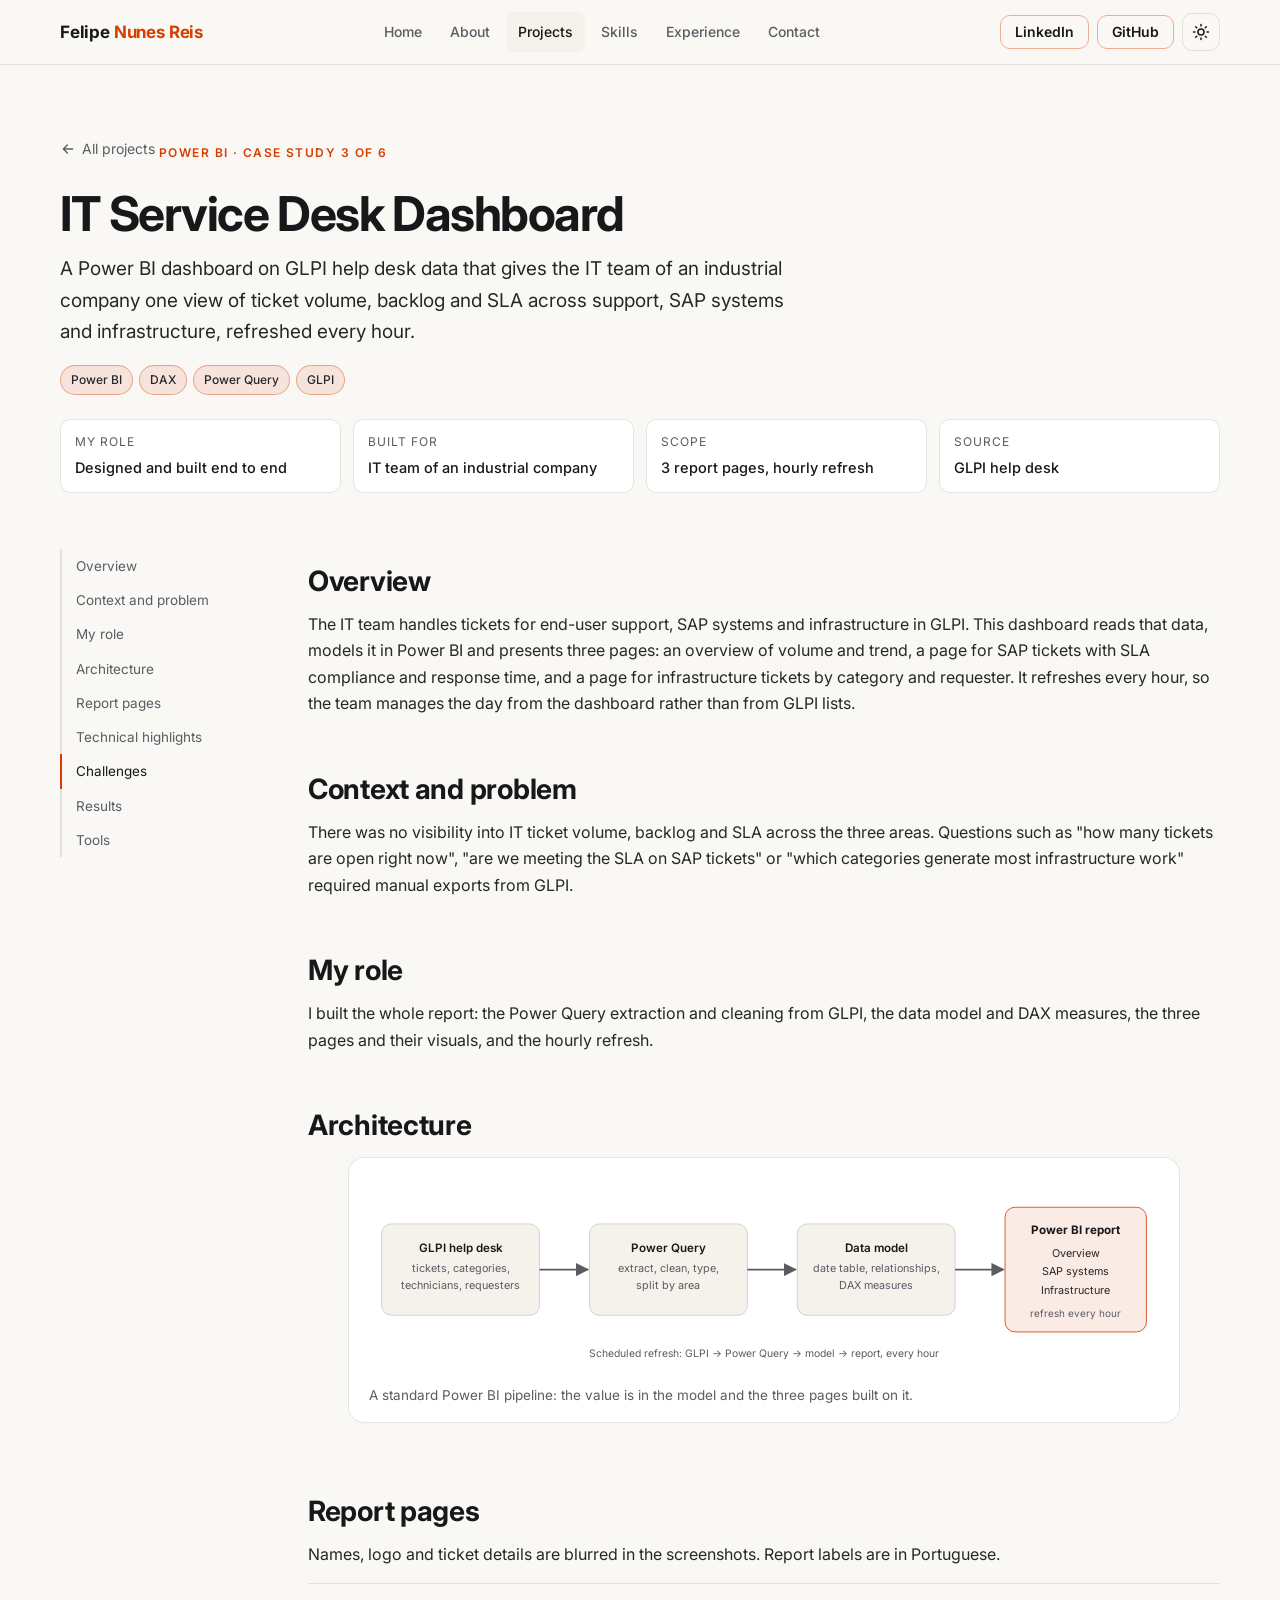
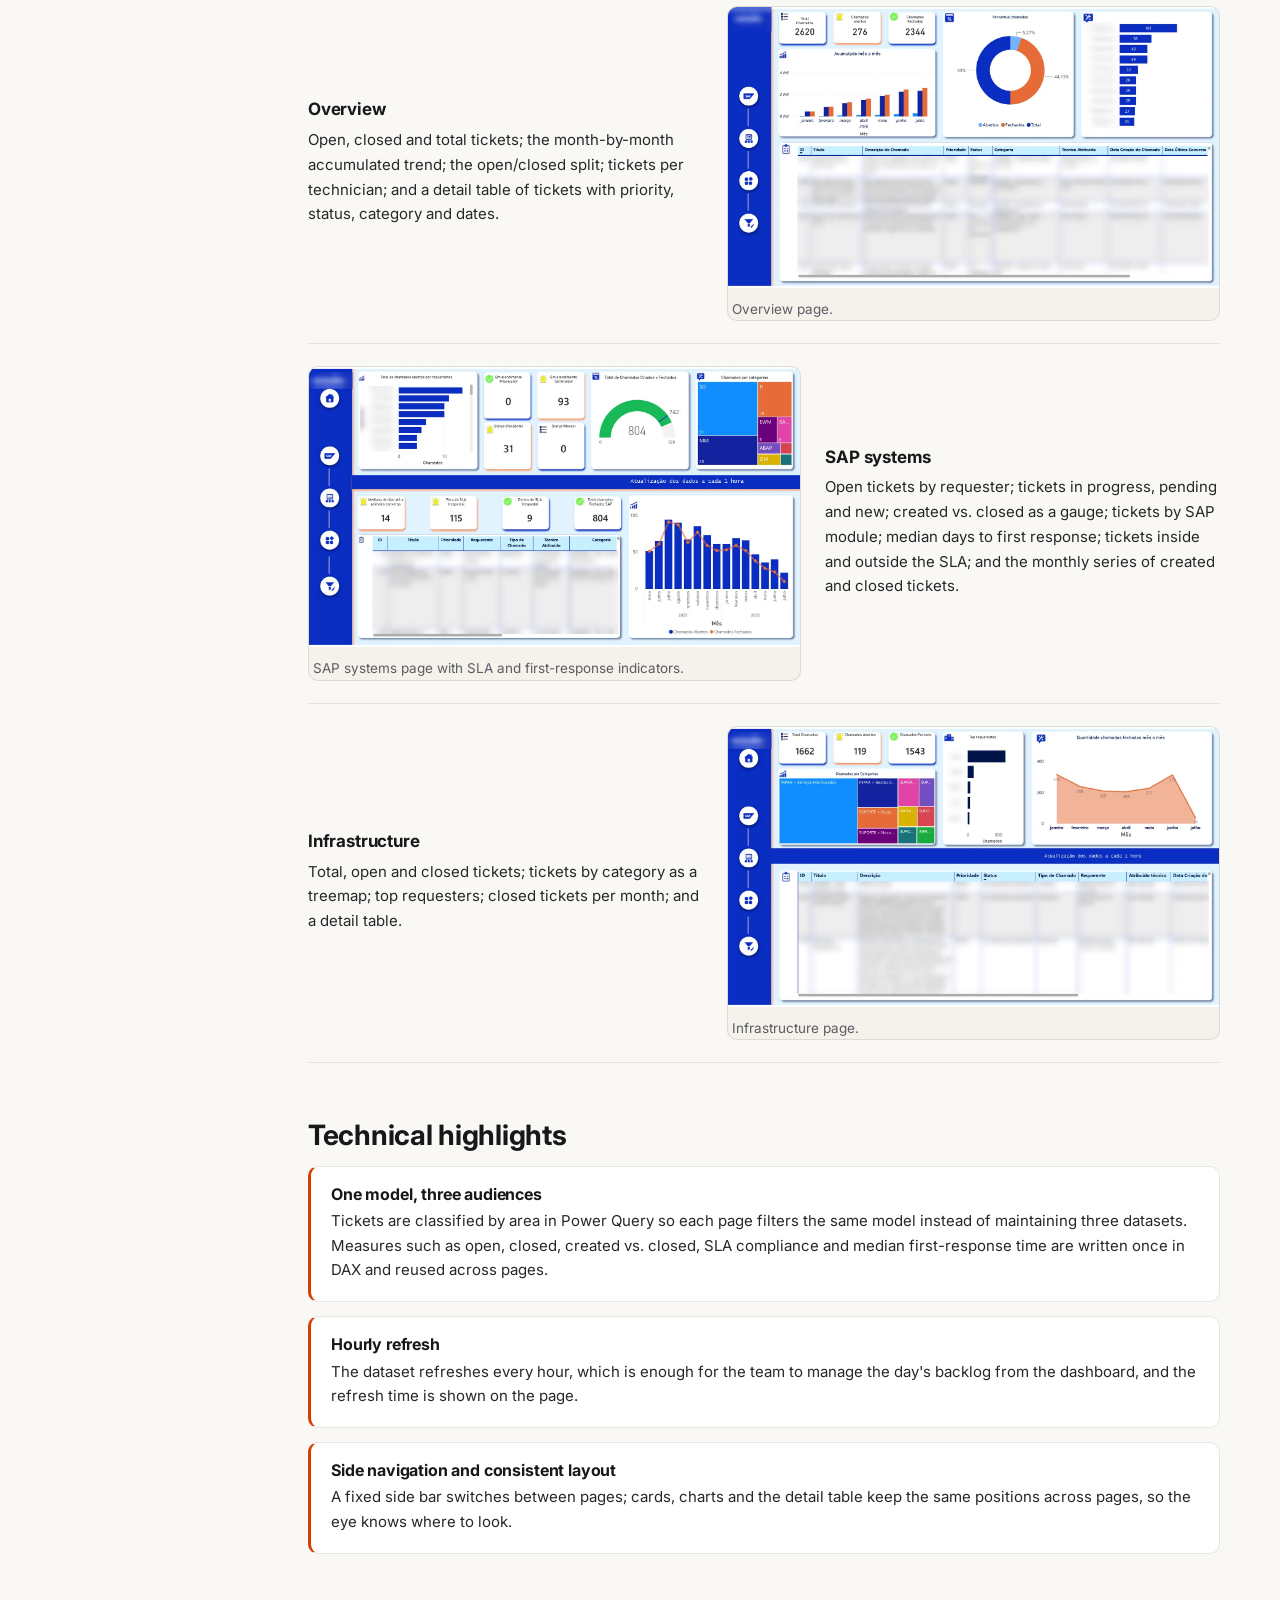
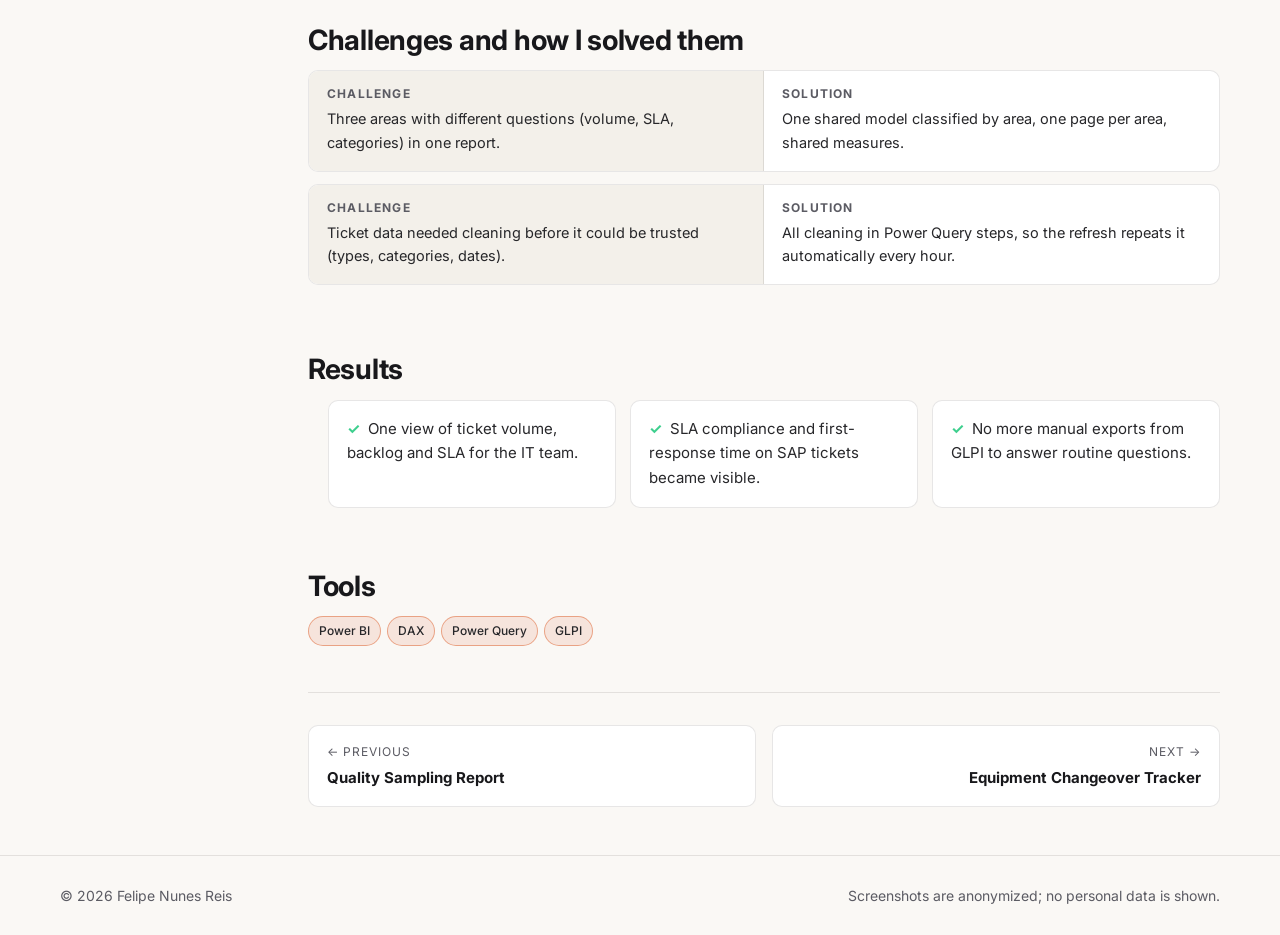
<file: projects/it-service-desk-dashboard.html>
<!DOCTYPE html>
<html lang="en">
<head>
  <meta charset="utf-8" />
  <meta name="viewport" content="width=device-width,initial-scale=1" />
  <title>IT Service Desk Dashboard — Case study — Felipe Nunes Reis</title>
  <meta name="description" content="Case study: a Power BI dashboard on GLPI help desk data showing IT ticket volume, backlog and SLA across support, SAP systems and infrastructure, refreshed hourly." />
  <meta name="theme-color" content="#0e0e11" />
  <link rel="icon" href="../assets/favicon.svg" type="image/svg+xml" />
  <link rel="preconnect" href="https://fonts.googleapis.com" />
  <link rel="preconnect" href="https://fonts.gstatic.com" crossorigin />
  <link rel="stylesheet" href="https://fonts.googleapis.com/css2?family=Inter:wght@400;500;600;700;800&display=swap" />
  <link rel="stylesheet" href="../css/style.css" />
  <script>try{var t=localStorage.getItem('theme');if(t)document.documentElement.dataset.theme=t;}catch(e){}</script>
</head>
<body>
  <a class="skip-link" href="#main">Skip to content</a>

  <header class="site-header">
    <div class="container header-grid">
      <a href="../index.html" class="brand">Felipe <span>Nunes Reis</span></a>
      <nav class="nav" aria-label="Main">
        <a href="../index.html">Home</a>
        <a href="../index.html#about">About</a>
        <a href="../index.html#projects" aria-current="true">Projects</a>
        <a href="../index.html#skills">Skills</a>
        <a href="../index.html#experience">Experience</a>
        <a href="../index.html#contact">Contact</a>
      </nav>
      <div class="header-actions">
        <a class="btn ghost" href="https://www.linkedin.com/in/felipe-nunes-reis-b3a3061b6/" target="_blank" rel="noopener">LinkedIn</a>
        <a class="btn ghost" href="https://github.com/FelipeNunesReis" target="_blank" rel="noopener">GitHub</a>
        <button class="icon-btn theme-toggle" type="button" aria-label="Switch theme">
          <svg class="moon" viewBox="0 0 24 24" fill="none" stroke="currentColor" stroke-width="2" stroke-linecap="round" stroke-linejoin="round" aria-hidden="true"><path d="M21 12.8A9 9 0 1 1 11.2 3a7 7 0 0 0 9.8 9.8z"/></svg>
          <svg class="sun" viewBox="0 0 24 24" fill="none" stroke="currentColor" stroke-width="2" stroke-linecap="round" stroke-linejoin="round" aria-hidden="true"><circle cx="12" cy="12" r="4"/><path d="M12 2v2M12 20v2M4.9 4.9l1.4 1.4M17.7 17.7l1.4 1.4M2 12h2M20 12h2M4.9 19.1l1.4-1.4M17.7 6.3l1.4-1.4"/></svg>
        </button>
        <button class="icon-btn menu-btn" type="button" aria-label="Open menu" aria-expanded="false" aria-controls="mobile-nav">
          <svg viewBox="0 0 24 24" fill="none" stroke="currentColor" stroke-width="2" stroke-linecap="round" aria-hidden="true"><path d="M4 7h16M4 12h16M4 17h16"/></svg>
        </button>
      </div>
    </div>
    <nav class="mobile-nav" id="mobile-nav" aria-label="Mobile">
      <a href="../index.html">Home</a>
      <a href="../index.html#about">About</a>
      <a href="../index.html#projects">Projects</a>
      <a href="../index.html#skills">Skills</a>
      <a href="../index.html#experience">Experience</a>
      <a href="../index.html#contact">Contact</a>
    </nav>
  </header>

  <main id="main" class="container">
    <section class="cs-hero">
      <a class="back" href="../index.html#projects"><svg viewBox="0 0 24 24" fill="none" stroke="currentColor" stroke-width="2" stroke-linecap="round" stroke-linejoin="round" aria-hidden="true"><path d="M19 12H5M11 18l-6-6 6-6"/></svg> All projects</a>
      <span class="eyebrow">Power BI · Case study 3 of 6</span>
      <h1>IT Service Desk Dashboard</h1>
      <p class="lead">A Power BI dashboard on GLPI help desk data that gives the IT team of an industrial company one view of ticket volume, backlog and SLA across support, SAP systems and infrastructure, refreshed every hour.</p>
      <ul class="badges"><li>Power BI</li><li>DAX</li><li>Power Query</li><li>GLPI</li></ul>
      <dl class="cs-meta">
        <div><dt>My role</dt><dd>Designed and built end to end</dd></div>
        <div><dt>Built for</dt><dd>IT team of an industrial company</dd></div>
        <div><dt>Scope</dt><dd>3 report pages, hourly refresh</dd></div>
        <div><dt>Source</dt><dd>GLPI help desk</dd></div>
      </dl>
    </section>

    <div class="cs-layout">
      <nav class="cs-toc" aria-label="On this page">
        <ol>
          <li><a href="#overview">Overview</a></li>
          <li><a href="#context">Context and problem</a></li>
          <li><a href="#role">My role</a></li>
          <li><a href="#architecture">Architecture</a></li>
          <li><a href="#features">Report pages</a></li>
          <li><a href="#highlights">Technical highlights</a></li>
          <li><a href="#challenges">Challenges</a></li>
          <li><a href="#results">Results</a></li>
          <li><a href="#tools">Tools</a></li>
        </ol>
      </nav>

      <article>
        <section class="cs-section" id="overview">
          <h2>Overview</h2>
          <p>The IT team handles tickets for end-user support, SAP systems and infrastructure in GLPI. This dashboard reads that data, models it in Power BI and presents three pages: an overview of volume and trend, a page for SAP tickets with SLA compliance and response time, and a page for infrastructure tickets by category and requester. It refreshes every hour, so the team manages the day from the dashboard rather than from GLPI lists.</p>
        </section>

        <section class="cs-section" id="context">
          <h2>Context and problem</h2>
          <p>There was no visibility into IT ticket volume, backlog and SLA across the three areas. Questions such as "how many tickets are open right now", "are we meeting the SLA on SAP tickets" or "which categories generate most infrastructure work" required manual exports from GLPI.</p>
        </section>

        <section class="cs-section" id="role">
          <h2>My role</h2>
          <p>I built the whole report: the Power Query extraction and cleaning from GLPI, the data model and DAX measures, the three pages and their visuals, and the hourly refresh.</p>
        </section>

        <section class="cs-section" id="architecture">
          <h2>Architecture</h2>
          <figure class="diagram">
            <svg viewBox="0 0 960 240" role="img" aria-labelledby="dgi-title dgi-desc">
              <title id="dgi-title">IT Service Desk Dashboard data flow</title>
              <desc id="dgi-desc">GLPI help desk data is extracted and cleaned in Power Query, loaded into a Power BI data model with DAX measures, and presented in three report pages. The dataset refreshes every hour.</desc>
              <defs><marker id="dgi-arrow" viewBox="0 0 10 10" refX="9" refY="5" markerWidth="8" markerHeight="8" orient="auto-start-reverse"><path d="M0 0L10 5 0 10z" fill="var(--muted)"/></marker></defs>
              <g font-size="14" font-family="inherit">
                <rect x="20" y="60" width="190" height="110" rx="12" fill="var(--panel-2)" stroke="var(--line-strong)"/>
                <text x="115" y="94" text-anchor="middle" fill="var(--text)" font-weight="600">GLPI help desk</text>
                <text x="115" y="118" text-anchor="middle" fill="var(--muted)" font-size="13">tickets, categories,</text>
                <text x="115" y="138" text-anchor="middle" fill="var(--muted)" font-size="13">technicians, requesters</text>

                <rect x="270" y="60" width="190" height="110" rx="12" fill="var(--panel-2)" stroke="var(--line-strong)"/>
                <text x="365" y="94" text-anchor="middle" fill="var(--text)" font-weight="600">Power Query</text>
                <text x="365" y="118" text-anchor="middle" fill="var(--muted)" font-size="13">extract, clean, type,</text>
                <text x="365" y="138" text-anchor="middle" fill="var(--muted)" font-size="13">split by area</text>

                <rect x="520" y="60" width="190" height="110" rx="12" fill="var(--panel-2)" stroke="var(--line-strong)"/>
                <text x="615" y="94" text-anchor="middle" fill="var(--text)" font-weight="600">Data model</text>
                <text x="615" y="118" text-anchor="middle" fill="var(--muted)" font-size="13">date table, relationships,</text>
                <text x="615" y="138" text-anchor="middle" fill="var(--muted)" font-size="13">DAX measures</text>

                <rect x="770" y="40" width="170" height="150" rx="12" fill="var(--accent-soft)" stroke="var(--accent)"/>
                <text x="855" y="72" text-anchor="middle" fill="var(--text)" font-weight="700">Power BI report</text>
                <text x="855" y="100" text-anchor="middle" fill="var(--text-2)" font-size="13">Overview</text>
                <text x="855" y="122" text-anchor="middle" fill="var(--text-2)" font-size="13">SAP systems</text>
                <text x="855" y="144" text-anchor="middle" fill="var(--text-2)" font-size="13">Infrastructure</text>
                <text x="855" y="172" text-anchor="middle" fill="var(--muted)" font-size="12">refresh every hour</text>

                <g stroke="var(--muted)" stroke-width="2" fill="none" marker-end="url(#dgi-arrow)">
                  <path d="M210 115H268"/><path d="M460 115H518"/><path d="M710 115H768"/>
                </g>
                <text x="480" y="220" text-anchor="middle" fill="var(--muted)" font-size="12.5">Scheduled refresh: GLPI → Power Query → model → report, every hour</text>
              </g>
            </svg>
            <figcaption>A standard Power BI pipeline: the value is in the model and the three pages built on it.</figcaption>
          </figure>
        </section>

        <section class="cs-section" id="features">
          <h2>Report pages</h2>
          <p class="note">Names, logo and ticket details are blurred in the screenshots. Report labels are in Portuguese.</p>

          <div class="feature">
            <div>
              <h3>Overview</h3>
              <p>Open, closed and total tickets; the month-by-month accumulated trend; the open/closed split; tickets per technician; and a detail table of tickets with priority, status, category and dates.</p>
            </div>
            <figure class="shot">
              <a href="../images/glpi/glpi-1-overview.webp" target="_blank" rel="noopener">
                <picture><source type="image/webp" srcset="../images/glpi/glpi-1-overview.webp" /><img src="../images/glpi/glpi-1-overview.png" alt="Overview page: total, open and closed tickets, monthly accumulated bar chart, open versus closed donut, tickets per technician and a detail table" loading="lazy" width="1600" height="913" /></picture>
              </a>
              <figcaption>Overview page.</figcaption>
            </figure>
          </div>

          <div class="feature">
            <div>
              <h3>SAP systems</h3>
              <p>Open tickets by requester; tickets in progress, pending and new; created vs. closed as a gauge; tickets by SAP module; median days to first response; tickets inside and outside the SLA; and the monthly series of created and closed tickets.</p>
            </div>
            <figure class="shot">
              <a href="../images/glpi/glpi-2-sap-systems.webp" target="_blank" rel="noopener">
                <picture><source type="image/webp" srcset="../images/glpi/glpi-2-sap-systems.webp" /><img src="../images/glpi/glpi-2-sap-systems.png" alt="SAP systems page: open tickets by requester, status cards, created versus closed gauge, tickets by SAP module treemap, SLA cards, median days to first response and a monthly created versus closed chart" loading="lazy" width="1600" height="913" /></picture>
              </a>
              <figcaption>SAP systems page with SLA and first-response indicators.</figcaption>
            </figure>
          </div>

          <div class="feature">
            <div>
              <h3>Infrastructure</h3>
              <p>Total, open and closed tickets; tickets by category as a treemap; top requesters; closed tickets per month; and a detail table.</p>
            </div>
            <figure class="shot">
              <a href="../images/glpi/glpi-3-infrastructure.webp" target="_blank" rel="noopener">
                <picture><source type="image/webp" srcset="../images/glpi/glpi-3-infrastructure.webp" /><img src="../images/glpi/glpi-3-infrastructure.png" alt="Infrastructure page: ticket totals, tickets by category treemap, top requesters bar chart, closed tickets per month area chart and a detail table" loading="lazy" width="1600" height="913" /></picture>
              </a>
              <figcaption>Infrastructure page.</figcaption>
            </figure>
          </div>
        </section>

        <section class="cs-section" id="highlights">
          <h2>Technical highlights</h2>
          <div class="highlight">
            <h3>One model, three audiences</h3>
            <p>Tickets are classified by area in Power Query so each page filters the same model instead of maintaining three datasets. Measures such as open, closed, created vs. closed, SLA compliance and median first-response time are written once in DAX and reused across pages.</p>
          </div>
          <div class="highlight">
            <h3>Hourly refresh</h3>
            <p>The dataset refreshes every hour, which is enough for the team to manage the day's backlog from the dashboard, and the refresh time is shown on the page.</p>
          </div>
          <div class="highlight">
            <h3>Side navigation and consistent layout</h3>
            <p>A fixed side bar switches between pages; cards, charts and the detail table keep the same positions across pages, so the eye knows where to look.</p>
          </div>
        </section>

        <section class="cs-section" id="challenges">
          <h2>Challenges and how I solved them</h2>
          <div class="challenge">
            <div><h4>Challenge</h4><p>Three areas with different questions (volume, SLA, categories) in one report.</p></div>
            <div><h4>Solution</h4><p>One shared model classified by area, one page per area, shared measures.</p></div>
          </div>
          <div class="challenge">
            <div><h4>Challenge</h4><p>Ticket data needed cleaning before it could be trusted (types, categories, dates).</p></div>
            <div><h4>Solution</h4><p>All cleaning in Power Query steps, so the refresh repeats it automatically every hour.</p></div>
          </div>
        </section>

        <section class="cs-section" id="results">
          <h2>Results</h2>
          <ul class="results">
            <li>One view of ticket volume, backlog and SLA for the IT team.</li>
            <li>SLA compliance and first-response time on SAP tickets became visible.</li>
            <li>No more manual exports from GLPI to answer routine questions.</li>
          </ul>
        </section>

        <section class="cs-section" id="tools">
          <h2>Tools</h2>
          <ul class="badges"><li>Power BI</li><li>DAX</li><li>Power Query</li><li>GLPI</li></ul>
        </section>

        <nav class="pager" aria-label="Project navigation">
          <a class="prev" href="quality-sampling-report.html"><span>← Previous</span><strong>Quality Sampling Report</strong></a>
          <a class="next" href="equipment-changeover-tracker.html"><span>Next →</span><strong>Equipment Changeover Tracker</strong></a>
        </nav>
      </article>
    </div>
  </main>

  <footer class="site-footer">
    <div class="container">
      <span>© 2026 Felipe Nunes Reis</span>
      <span>Screenshots are anonymized; no personal data is shown.</span>
    </div>
  </footer>

  <script src="../js/script.js"></script>
</body>
</html>
</file>
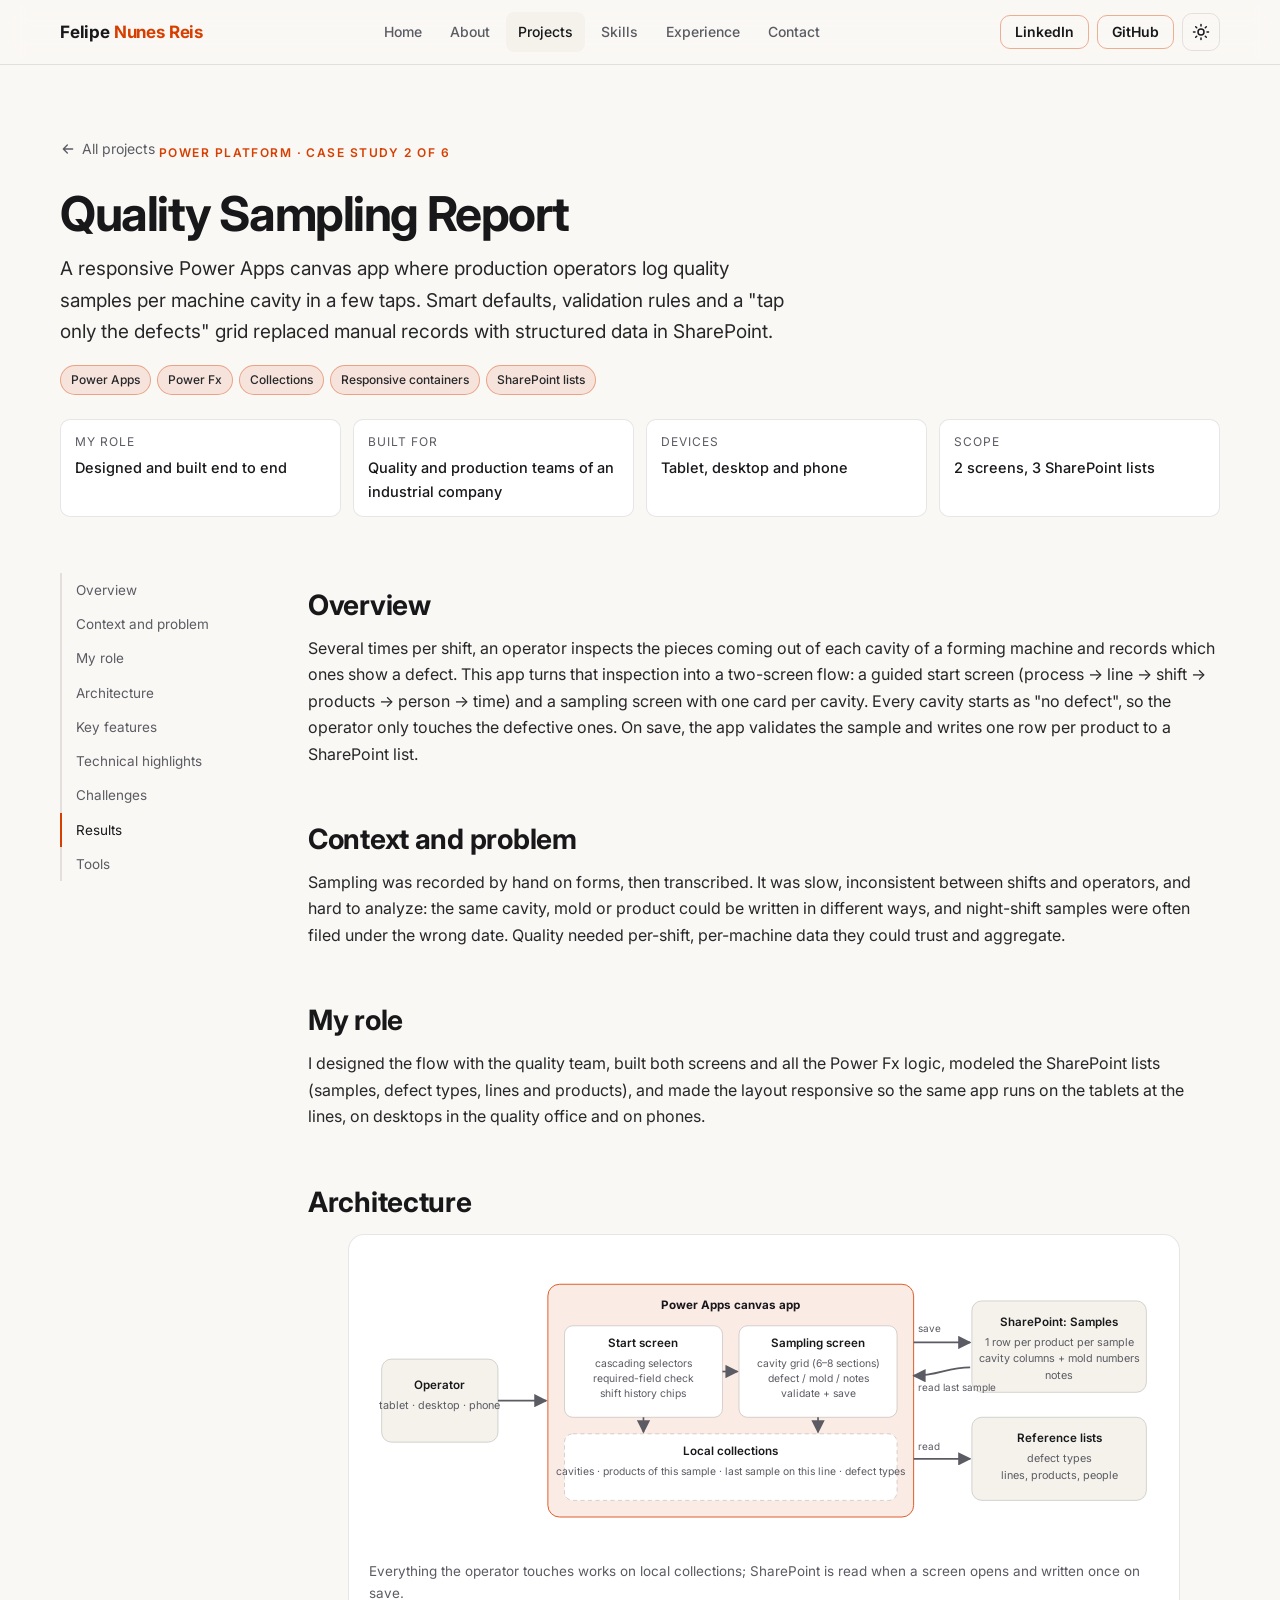
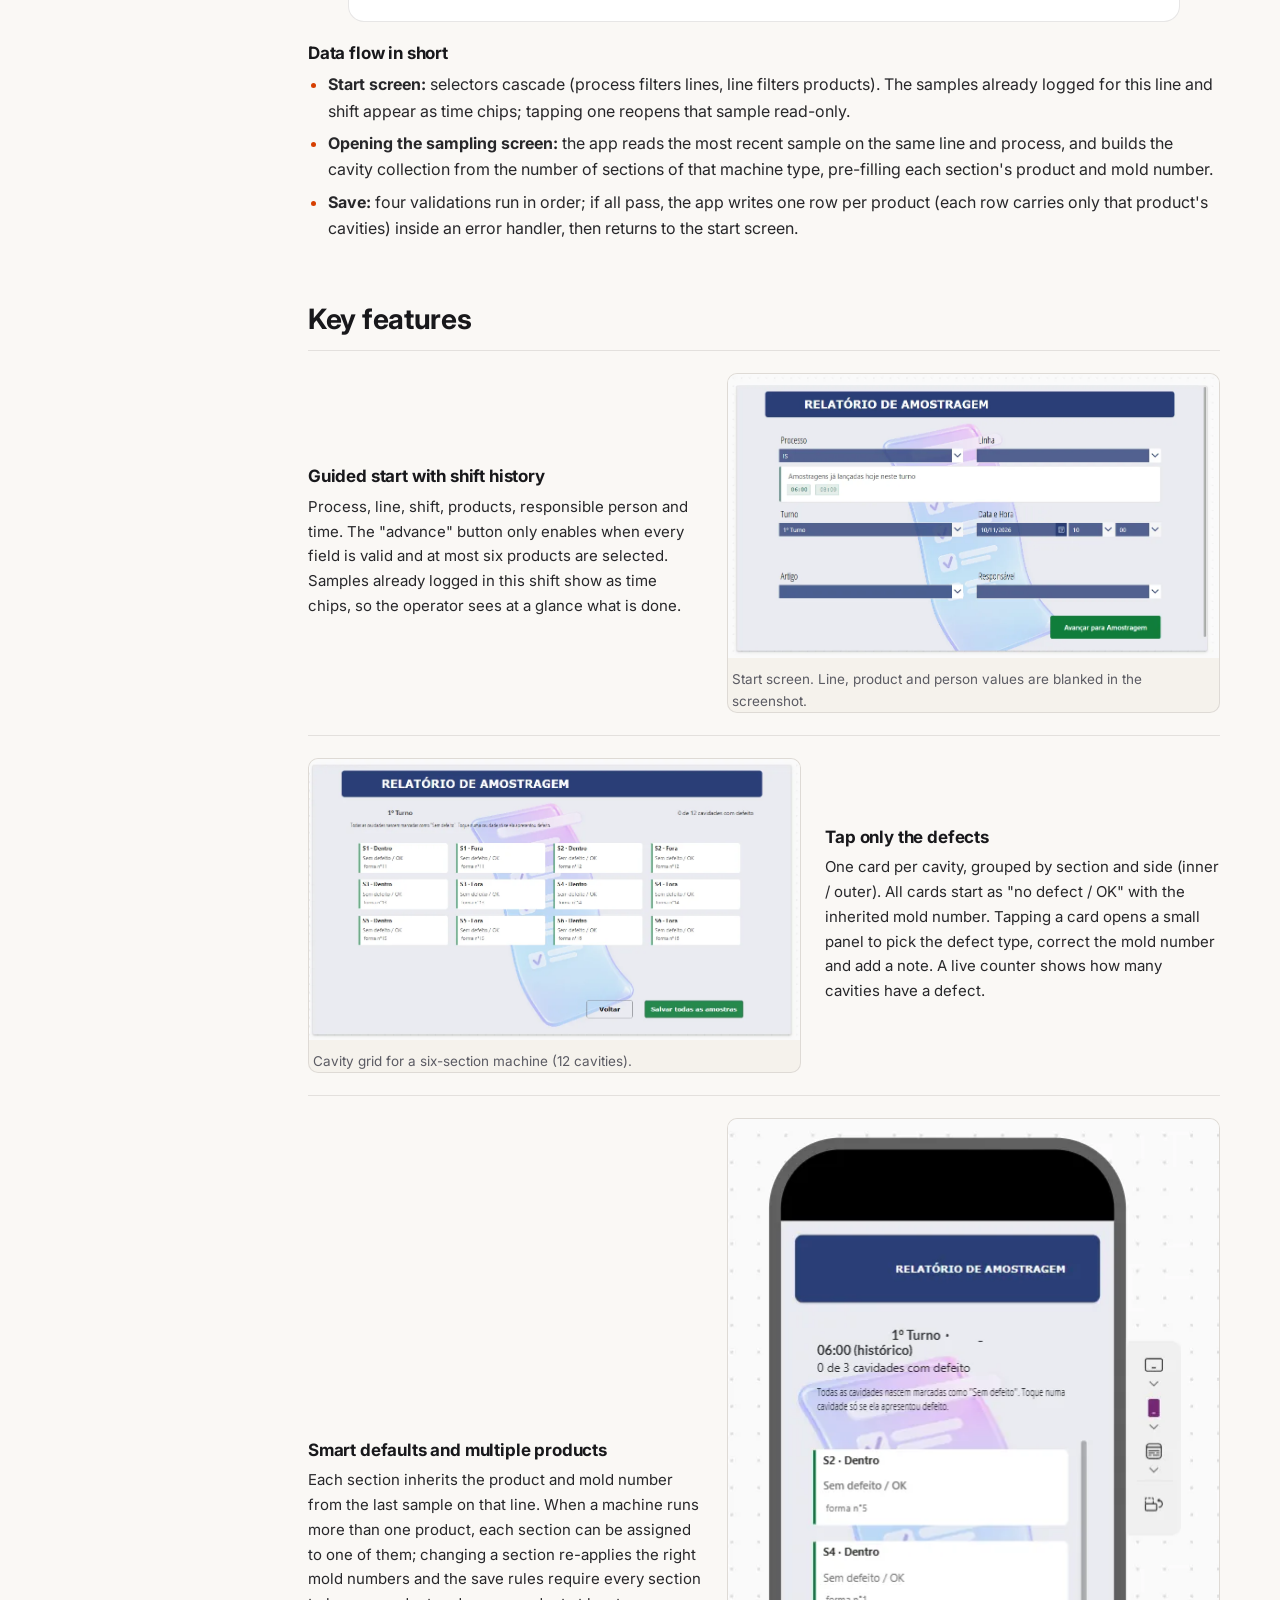
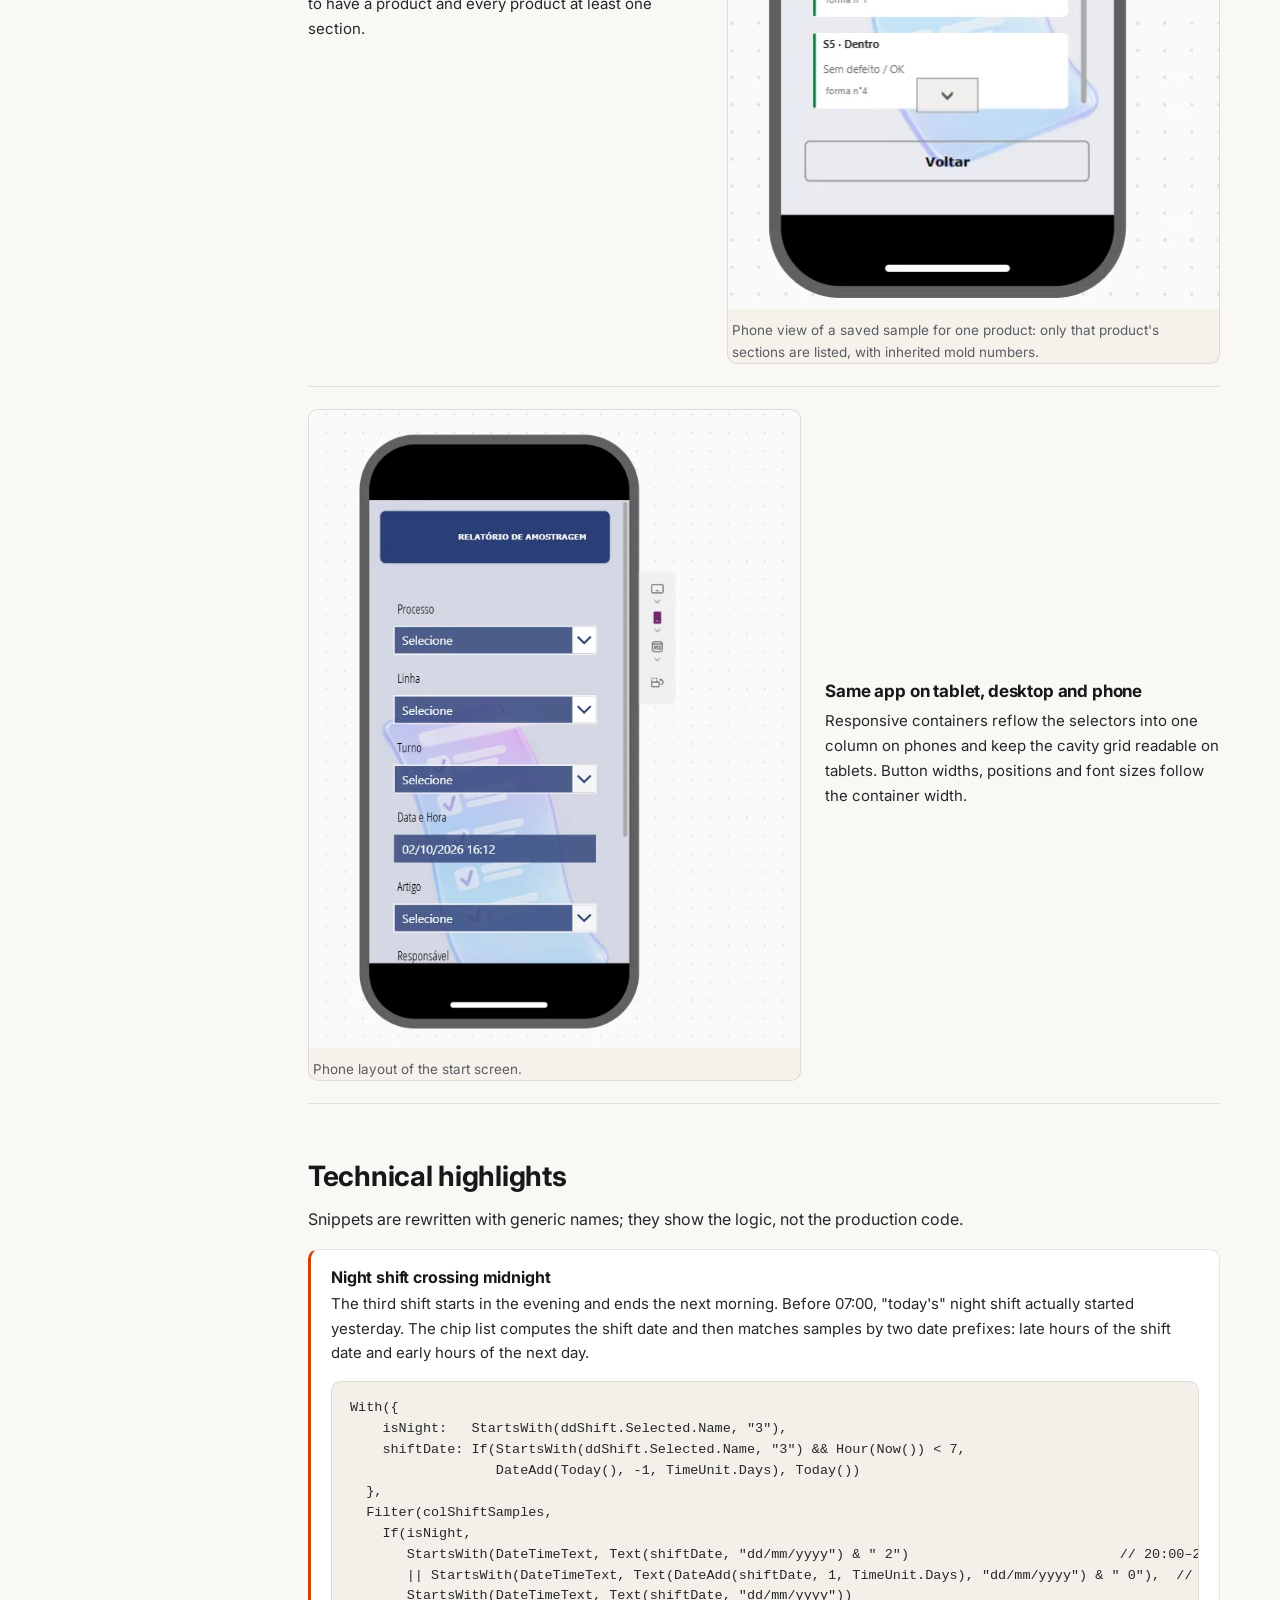
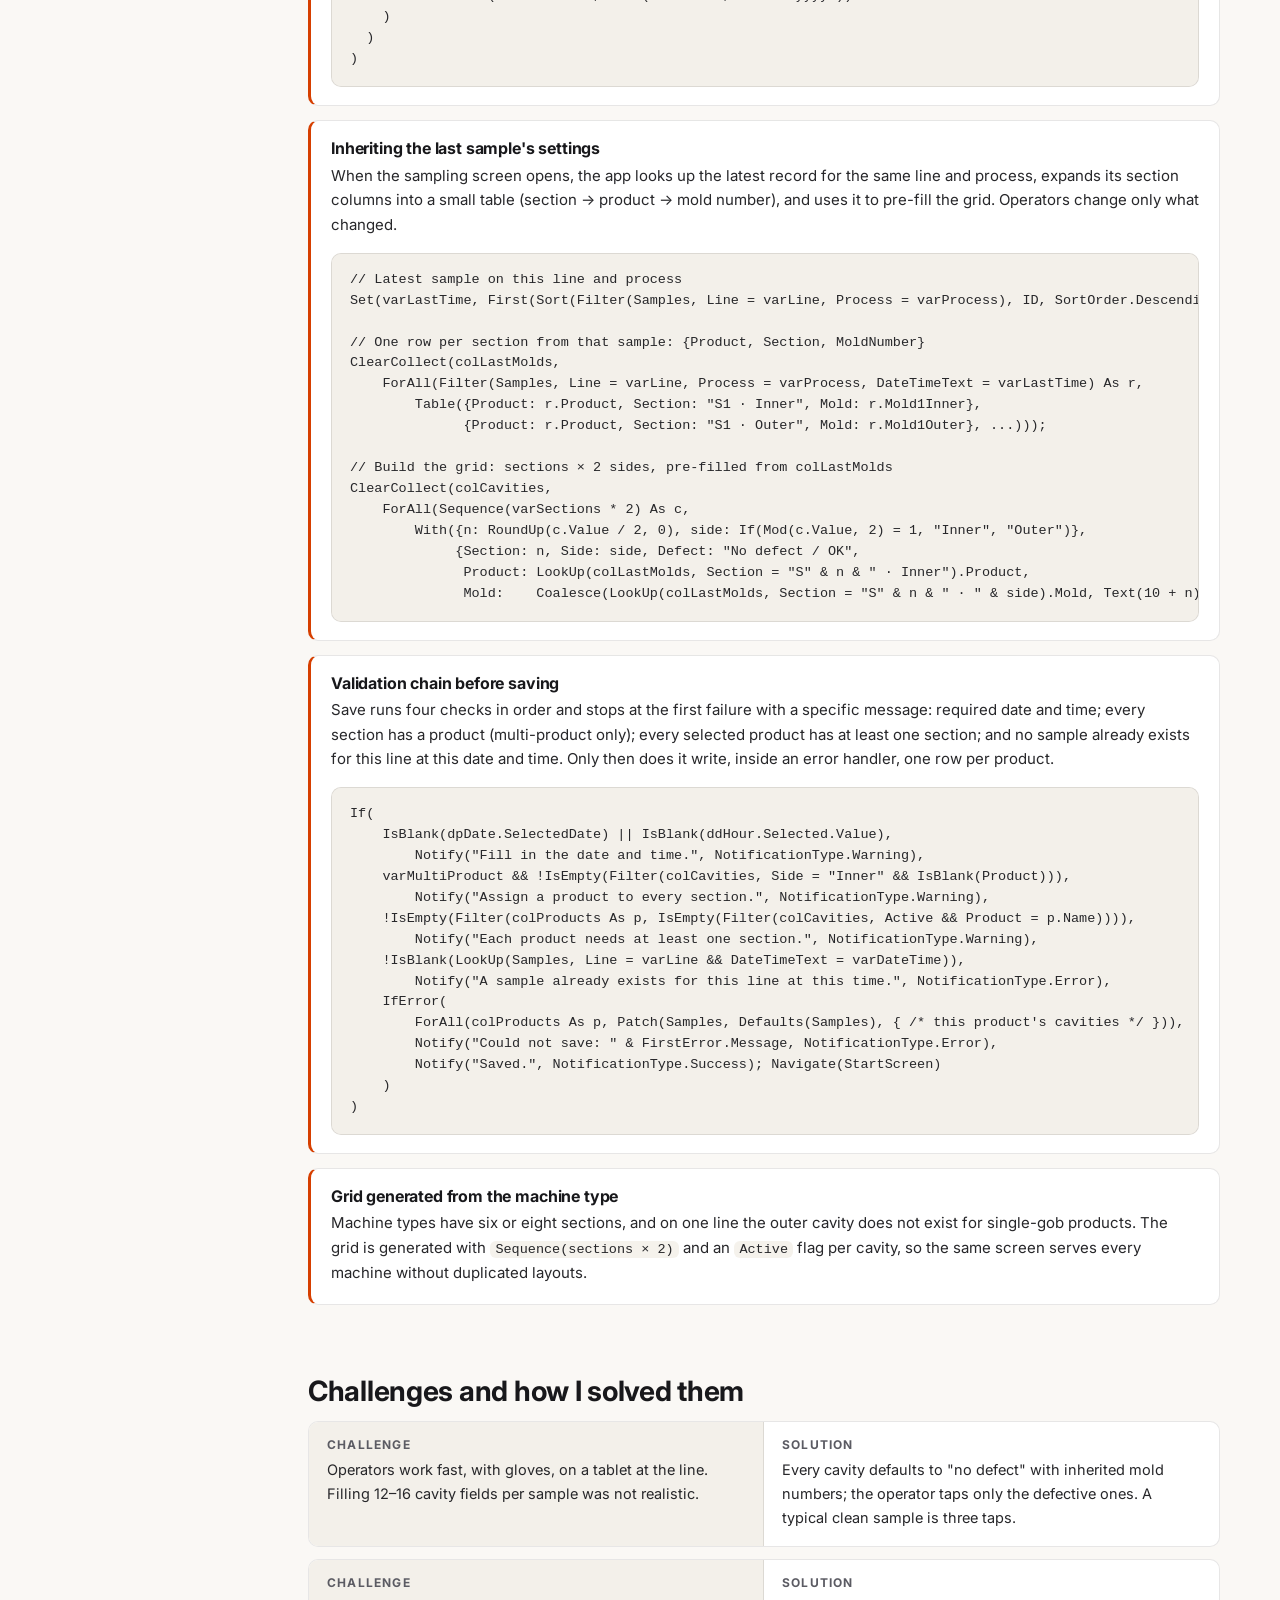
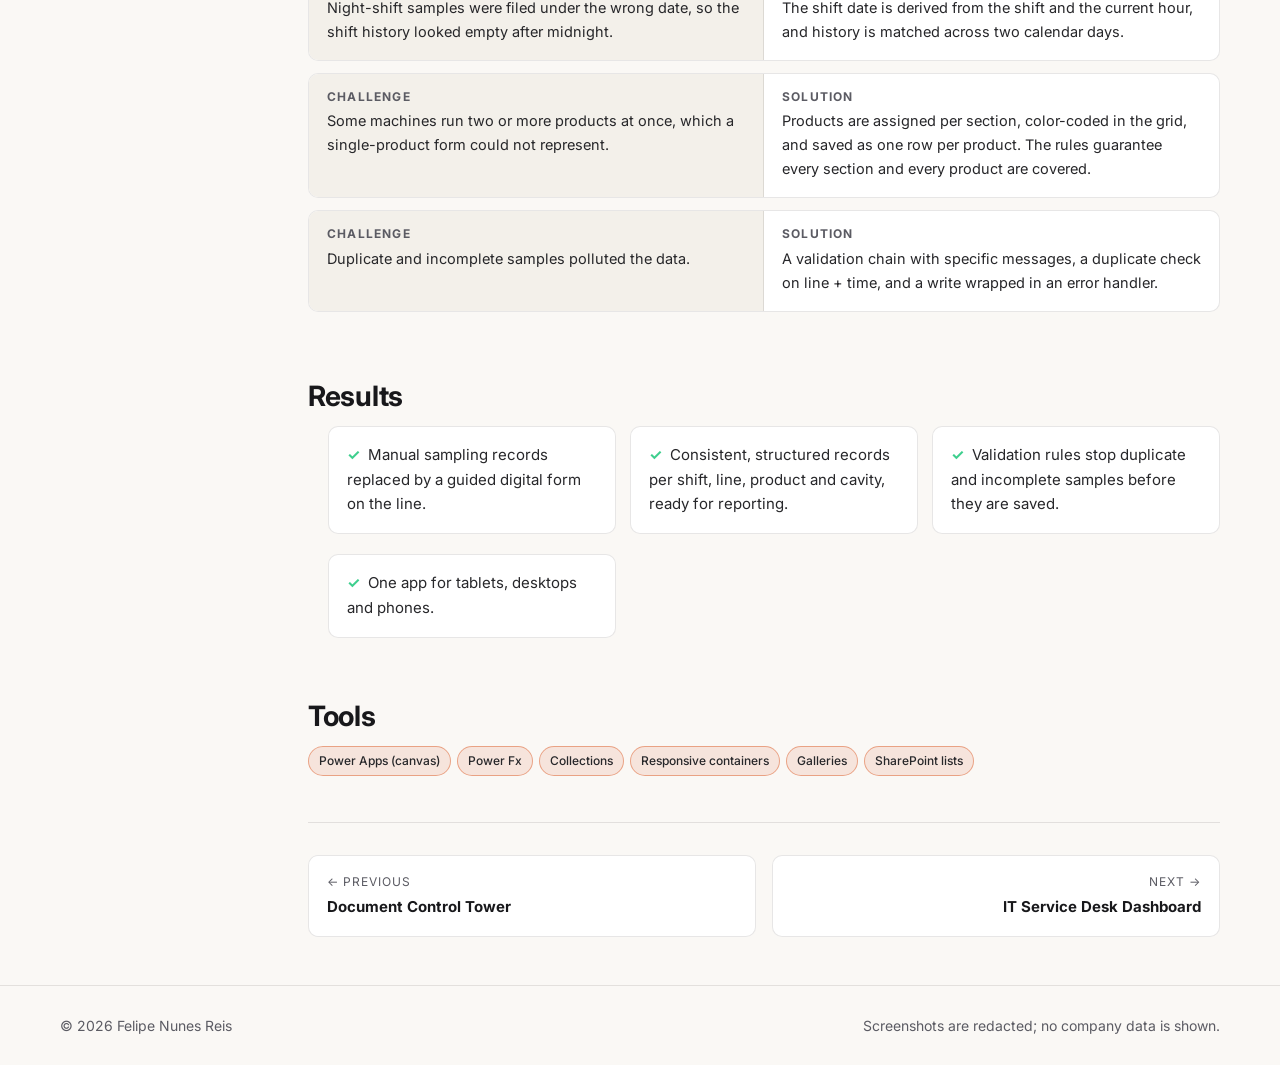
<file: projects/quality-sampling-report.html>
<!DOCTYPE html>
<html lang="en">
<head>
  <meta charset="utf-8" />
  <meta name="viewport" content="width=device-width,initial-scale=1" />
  <title>Quality Sampling Report — Case study — Felipe Nunes Reis</title>
  <meta name="description" content="Case study: a responsive Power Apps canvas app where production operators log quality samples per machine cavity, with smart defaults and validation rules, saving to SharePoint." />
  <meta name="theme-color" content="#0e0e11" />
  <link rel="icon" href="../assets/favicon.svg" type="image/svg+xml" />
  <link rel="preconnect" href="https://fonts.googleapis.com" />
  <link rel="preconnect" href="https://fonts.gstatic.com" crossorigin />
  <link rel="stylesheet" href="https://fonts.googleapis.com/css2?family=Inter:wght@400;500;600;700;800&display=swap" />
  <link rel="stylesheet" href="../css/style.css" />
  <script>try{var t=localStorage.getItem('theme');if(t)document.documentElement.dataset.theme=t;}catch(e){}</script>
</head>
<body>
  <a class="skip-link" href="#main">Skip to content</a>

  <header class="site-header">
    <div class="container header-grid">
      <a href="../index.html" class="brand">Felipe <span>Nunes Reis</span></a>
      <nav class="nav" aria-label="Main">
        <a href="../index.html">Home</a>
        <a href="../index.html#about">About</a>
        <a href="../index.html#projects" aria-current="true">Projects</a>
        <a href="../index.html#skills">Skills</a>
        <a href="../index.html#experience">Experience</a>
        <a href="../index.html#contact">Contact</a>
      </nav>
      <div class="header-actions">
        <a class="btn ghost" href="https://www.linkedin.com/in/felipe-nunes-reis-b3a3061b6/" target="_blank" rel="noopener">LinkedIn</a>
        <a class="btn ghost" href="https://github.com/FelipeNunesReis" target="_blank" rel="noopener">GitHub</a>
        <button class="icon-btn theme-toggle" type="button" aria-label="Switch theme">
          <svg class="moon" viewBox="0 0 24 24" fill="none" stroke="currentColor" stroke-width="2" stroke-linecap="round" stroke-linejoin="round" aria-hidden="true"><path d="M21 12.8A9 9 0 1 1 11.2 3a7 7 0 0 0 9.8 9.8z"/></svg>
          <svg class="sun" viewBox="0 0 24 24" fill="none" stroke="currentColor" stroke-width="2" stroke-linecap="round" stroke-linejoin="round" aria-hidden="true"><circle cx="12" cy="12" r="4"/><path d="M12 2v2M12 20v2M4.9 4.9l1.4 1.4M17.7 17.7l1.4 1.4M2 12h2M20 12h2M4.9 19.1l1.4-1.4M17.7 6.3l1.4-1.4"/></svg>
        </button>
        <button class="icon-btn menu-btn" type="button" aria-label="Open menu" aria-expanded="false" aria-controls="mobile-nav">
          <svg viewBox="0 0 24 24" fill="none" stroke="currentColor" stroke-width="2" stroke-linecap="round" aria-hidden="true"><path d="M4 7h16M4 12h16M4 17h16"/></svg>
        </button>
      </div>
    </div>
    <nav class="mobile-nav" id="mobile-nav" aria-label="Mobile">
      <a href="../index.html">Home</a>
      <a href="../index.html#about">About</a>
      <a href="../index.html#projects">Projects</a>
      <a href="../index.html#skills">Skills</a>
      <a href="../index.html#experience">Experience</a>
      <a href="../index.html#contact">Contact</a>
    </nav>
  </header>

  <main id="main" class="container">
    <section class="cs-hero">
      <a class="back" href="../index.html#projects"><svg viewBox="0 0 24 24" fill="none" stroke="currentColor" stroke-width="2" stroke-linecap="round" stroke-linejoin="round" aria-hidden="true"><path d="M19 12H5M11 18l-6-6 6-6"/></svg> All projects</a>
      <span class="eyebrow">Power Platform · Case study 2 of 6</span>
      <h1>Quality Sampling Report</h1>
      <p class="lead">A responsive Power Apps canvas app where production operators log quality samples per machine cavity in a few taps. Smart defaults, validation rules and a "tap only the defects" grid replaced manual records with structured data in SharePoint.</p>
      <ul class="badges"><li>Power Apps</li><li>Power Fx</li><li>Collections</li><li>Responsive containers</li><li>SharePoint lists</li></ul>
      <dl class="cs-meta">
        <div><dt>My role</dt><dd>Designed and built end to end</dd></div>
        <div><dt>Built for</dt><dd>Quality and production teams of an industrial company</dd></div>
        <div><dt>Devices</dt><dd>Tablet, desktop and phone</dd></div>
        <div><dt>Scope</dt><dd>2 screens, 3 SharePoint lists</dd></div>
      </dl>
    </section>

    <div class="cs-layout">
      <nav class="cs-toc" aria-label="On this page">
        <ol>
          <li><a href="#overview">Overview</a></li>
          <li><a href="#context">Context and problem</a></li>
          <li><a href="#role">My role</a></li>
          <li><a href="#architecture">Architecture</a></li>
          <li><a href="#features">Key features</a></li>
          <li><a href="#highlights">Technical highlights</a></li>
          <li><a href="#challenges">Challenges</a></li>
          <li><a href="#results">Results</a></li>
          <li><a href="#tools">Tools</a></li>
        </ol>
      </nav>

      <article>
        <section class="cs-section" id="overview">
          <h2>Overview</h2>
          <p>Several times per shift, an operator inspects the pieces coming out of each cavity of a forming machine and records which ones show a defect. This app turns that inspection into a two-screen flow: a guided start screen (process → line → shift → products → person → time) and a sampling screen with one card per cavity. Every cavity starts as "no defect", so the operator only touches the defective ones. On save, the app validates the sample and writes one row per product to a SharePoint list.</p>
        </section>

        <section class="cs-section" id="context">
          <h2>Context and problem</h2>
          <p>Sampling was recorded by hand on forms, then transcribed. It was slow, inconsistent between shifts and operators, and hard to analyze: the same cavity, mold or product could be written in different ways, and night-shift samples were often filed under the wrong date. Quality needed per-shift, per-machine data they could trust and aggregate.</p>
        </section>

        <section class="cs-section" id="role">
          <h2>My role</h2>
          <p>I designed the flow with the quality team, built both screens and all the Power Fx logic, modeled the SharePoint lists (samples, defect types, lines and products), and made the layout responsive so the same app runs on the tablets at the lines, on desktops in the quality office and on phones.</p>
        </section>

        <section class="cs-section" id="architecture">
          <h2>Architecture</h2>
          <figure class="diagram">
            <svg viewBox="0 0 960 360" role="img" aria-labelledby="dgs-title dgs-desc">
              <title id="dgs-title">Quality Sampling Report architecture</title>
              <desc id="dgs-desc">An operator on a tablet uses a Power Apps canvas app with two screens. The start screen uses cascading selectors and shows the shift's samples from the samples list. The sampling screen builds a cavity grid in local collections, pre-filled from the last sample on that line, and on save validates and writes one row per product to the SharePoint samples list. Reference lists hold defect types, lines and products.</desc>
              <defs>
                <marker id="dgs-arrow" viewBox="0 0 10 10" refX="9" refY="5" markerWidth="8" markerHeight="8" orient="auto-start-reverse"><path d="M0 0L10 5 0 10z" fill="var(--muted)"/></marker>
              </defs>
              <g font-size="14" font-family="inherit">
                <rect x="20" y="130" width="140" height="100" rx="12" fill="var(--panel-2)" stroke="var(--line-strong)"/>
                <text x="90" y="166" text-anchor="middle" fill="var(--text)" font-weight="600">Operator</text>
                <text x="90" y="190" text-anchor="middle" fill="var(--muted)" font-size="13">tablet · desktop · phone</text>

                <rect x="220" y="40" width="440" height="280" rx="14" fill="var(--accent-soft)" stroke="var(--accent)"/>
                <text x="440" y="70" text-anchor="middle" fill="var(--text)" font-weight="700">Power Apps canvas app</text>

                <rect x="240" y="90" width="190" height="110" rx="10" fill="var(--panel)" stroke="var(--line-strong)"/>
                <text x="335" y="116" text-anchor="middle" fill="var(--text)" font-weight="600">Start screen</text>
                <text x="335" y="140" text-anchor="middle" fill="var(--muted)" font-size="12.5">cascading selectors</text>
                <text x="335" y="158" text-anchor="middle" fill="var(--muted)" font-size="12.5">required-field check</text>
                <text x="335" y="176" text-anchor="middle" fill="var(--muted)" font-size="12.5">shift history chips</text>

                <rect x="450" y="90" width="190" height="110" rx="10" fill="var(--panel)" stroke="var(--line-strong)"/>
                <text x="545" y="116" text-anchor="middle" fill="var(--text)" font-weight="600">Sampling screen</text>
                <text x="545" y="140" text-anchor="middle" fill="var(--muted)" font-size="12.5">cavity grid (6–8 sections)</text>
                <text x="545" y="158" text-anchor="middle" fill="var(--muted)" font-size="12.5">defect / mold / notes</text>
                <text x="545" y="176" text-anchor="middle" fill="var(--muted)" font-size="12.5">validate + save</text>

                <rect x="240" y="220" width="400" height="80" rx="10" fill="var(--panel)" stroke="var(--line-strong)" stroke-dasharray="5 4"/>
                <text x="440" y="246" text-anchor="middle" fill="var(--text)" font-weight="600">Local collections</text>
                <text x="440" y="270" text-anchor="middle" fill="var(--muted)" font-size="12.5">cavities · products of this sample · last sample on this line · defect types</text>

                <rect x="730" y="60" width="210" height="110" rx="12" fill="var(--panel-2)" stroke="var(--line-strong)"/>
                <text x="835" y="90" text-anchor="middle" fill="var(--text)" font-weight="600">SharePoint: Samples</text>
                <text x="835" y="114" text-anchor="middle" fill="var(--muted)" font-size="13">1 row per product per sample</text>
                <text x="835" y="134" text-anchor="middle" fill="var(--muted)" font-size="13">cavity columns + mold numbers</text>
                <text x="835" y="154" text-anchor="middle" fill="var(--muted)" font-size="13">notes</text>

                <rect x="730" y="200" width="210" height="100" rx="12" fill="var(--panel-2)" stroke="var(--line-strong)"/>
                <text x="835" y="230" text-anchor="middle" fill="var(--text)" font-weight="600">Reference lists</text>
                <text x="835" y="254" text-anchor="middle" fill="var(--muted)" font-size="13">defect types</text>
                <text x="835" y="274" text-anchor="middle" fill="var(--muted)" font-size="13">lines, products, people</text>

                <g stroke="var(--muted)" stroke-width="2" fill="none" marker-end="url(#dgs-arrow)">
                  <path d="M160 180H218"/>
                  <path d="M430 145H448"/>
                  <path d="M660 110H728"/>
                  <path d="M728 140C700 140 690 150 660 150" />
                  <path d="M660 250H728"/>
                  <path d="M335 200V218"/>
                  <path d="M545 200V218"/>
                </g>
                <g fill="var(--muted)" font-size="12">
                  <text x="665" y="98">save</text>
                  <text x="665" y="168">read last sample</text>
                  <text x="665" y="240">read</text>
                </g>
              </g>
            </svg>
            <figcaption>Everything the operator touches works on local collections; SharePoint is read when a screen opens and written once on save.</figcaption>
          </figure>
          <h3>Data flow in short</h3>
          <ul>
            <li><strong>Start screen:</strong> selectors cascade (process filters lines, line filters products). The samples already logged for this line and shift appear as time chips; tapping one reopens that sample read-only.</li>
            <li><strong>Opening the sampling screen:</strong> the app reads the most recent sample on the same line and process, and builds the cavity collection from the number of sections of that machine type, pre-filling each section's product and mold number.</li>
            <li><strong>Save:</strong> four validations run in order; if all pass, the app writes one row per product (each row carries only that product's cavities) inside an error handler, then returns to the start screen.</li>
          </ul>
        </section>

        <section class="cs-section" id="features">
          <h2>Key features</h2>

          <div class="feature">
            <div>
              <h3>Guided start with shift history</h3>
              <p>Process, line, shift, products, responsible person and time. The "advance" button only enables when every field is valid and at most six products are selected. Samples already logged in this shift show as time chips, so the operator sees at a glance what is done.</p>
            </div>
            <figure class="shot">
              <a href="../images/relatorio_amostragem/start-screen.webp" target="_blank" rel="noopener">
                <picture>
                  <source type="image/webp" srcset="../images/relatorio_amostragem/start-screen.webp" />
                  <img src="../images/relatorio_amostragem/start-screen.png" alt="Start screen with process, line, shift, date and time, product and responsible person selectors, and two time chips for samples already logged" loading="lazy" width="1069" height="618" />
                </picture>
              </a>
              <figcaption>Start screen. Line, product and person values are blanked in the screenshot.</figcaption>
            </figure>
          </div>

          <div class="feature">
            <div>
              <h3>Tap only the defects</h3>
              <p>One card per cavity, grouped by section and side (inner / outer). All cards start as "no defect / OK" with the inherited mold number. Tapping a card opens a small panel to pick the defect type, correct the mold number and add a note. A live counter shows how many cavities have a defect.</p>
            </div>
            <figure class="shot">
              <a href="../images/relatorio_amostragem/cavity-grid.webp" target="_blank" rel="noopener">
                <picture>
                  <source type="image/webp" srcset="../images/relatorio_amostragem/cavity-grid.webp" />
                  <img src="../images/relatorio_amostragem/cavity-grid.png" alt="Sampling screen: a grid of twelve cavity cards, each showing section, side, 'no defect' and a mold number, with a live counter of defective cavities" loading="lazy" width="1051" height="601" />
                </picture>
              </a>
              <figcaption>Cavity grid for a six-section machine (12 cavities).</figcaption>
            </figure>
          </div>

          <div class="feature">
            <div>
              <h3>Smart defaults and multiple products</h3>
              <p>Each section inherits the product and mold number from the last sample on that line. When a machine runs more than one product, each section can be assigned to one of them; changing a section re-applies the right mold numbers and the save rules require every section to have a product and every product at least one section.</p>
            </div>
            <figure class="shot">
              <a href="../images/relatorio_amostragem/multi-product-mobile.webp" target="_blank" rel="noopener">
                <picture>
                  <source type="image/webp" srcset="../images/relatorio_amostragem/multi-product-mobile.webp" />
                  <img src="../images/relatorio_amostragem/multi-product-mobile.png" alt="Sampling screen on a phone, opened from a history chip: the header shows line, shift, product and time, and the cavity cards for that product are listed read-only with their mold numbers" loading="lazy" width="490" height="787" />
                </picture>
              </a>
              <figcaption>Phone view of a saved sample for one product: only that product's sections are listed, with inherited mold numbers.</figcaption>
            </figure>
          </div>

          <div class="feature">
            <div>
              <h3>Same app on tablet, desktop and phone</h3>
              <p>Responsive containers reflow the selectors into one column on phones and keep the cavity grid readable on tablets. Button widths, positions and font sizes follow the container width.</p>
            </div>
            <figure class="shot">
              <a href="../images/relatorio_amostragem/mobile.webp" target="_blank" rel="noopener">
                <picture>
                  <source type="image/webp" srcset="../images/relatorio_amostragem/mobile.webp" />
                  <img src="../images/relatorio_amostragem/mobile.png" alt="The start screen on a phone: selectors stacked in a single column" loading="lazy" width="645" height="837" />
                </picture>
              </a>
              <figcaption>Phone layout of the start screen.</figcaption>
            </figure>
          </div>
        </section>

        <section class="cs-section" id="highlights">
          <h2>Technical highlights</h2>
          <p>Snippets are rewritten with generic names; they show the logic, not the production code.</p>

          <div class="highlight">
            <h3>Night shift crossing midnight</h3>
            <p>The third shift starts in the evening and ends the next morning. Before 07:00, "today's" night shift actually started yesterday. The chip list computes the shift date and then matches samples by two date prefixes: late hours of the shift date and early hours of the next day.</p>
<pre><code>With({
    isNight:   StartsWith(ddShift.Selected.Name, "3"),
    shiftDate: If(StartsWith(ddShift.Selected.Name, "3") && Hour(Now()) &lt; 7,
                  DateAdd(Today(), -1, TimeUnit.Days), Today())
  },
  Filter(colShiftSamples,
    If(isNight,
       StartsWith(DateTimeText, Text(shiftDate, "dd/mm/yyyy") &amp; " 2")                          // 20:00–23:59
       || StartsWith(DateTimeText, Text(DateAdd(shiftDate, 1, TimeUnit.Days), "dd/mm/yyyy") &amp; " 0"),  // 00:00–09:59
       StartsWith(DateTimeText, Text(shiftDate, "dd/mm/yyyy"))
    )
  )
)</code></pre>
          </div>

          <div class="highlight">
            <h3>Inheriting the last sample's settings</h3>
            <p>When the sampling screen opens, the app looks up the latest record for the same line and process, expands its section columns into a small table (section → product → mold number), and uses it to pre-fill the grid. Operators change only what changed.</p>
<pre><code>// Latest sample on this line and process
Set(varLastTime, First(Sort(Filter(Samples, Line = varLine, Process = varProcess), ID, SortOrder.Descending)).DateTimeText);

// One row per section from that sample: {Product, Section, MoldNumber}
ClearCollect(colLastMolds,
    ForAll(Filter(Samples, Line = varLine, Process = varProcess, DateTimeText = varLastTime) As r,
        Table({Product: r.Product, Section: "S1 · Inner", Mold: r.Mold1Inner},
              {Product: r.Product, Section: "S1 · Outer", Mold: r.Mold1Outer}, ...)));

// Build the grid: sections × 2 sides, pre-filled from colLastMolds
ClearCollect(colCavities,
    ForAll(Sequence(varSections * 2) As c,
        With({n: RoundUp(c.Value / 2, 0), side: If(Mod(c.Value, 2) = 1, "Inner", "Outer")},
             {Section: n, Side: side, Defect: "No defect / OK",
              Product: LookUp(colLastMolds, Section = "S" &amp; n &amp; " · Inner").Product,
              Mold:    Coalesce(LookUp(colLastMolds, Section = "S" &amp; n &amp; " · " &amp; side).Mold, Text(10 + n))})));</code></pre>
          </div>

          <div class="highlight">
            <h3>Validation chain before saving</h3>
            <p>Save runs four checks in order and stops at the first failure with a specific message: required date and time; every section has a product (multi-product only); every selected product has at least one section; and no sample already exists for this line at this date and time. Only then does it write, inside an error handler, one row per product.</p>
<pre><code>If(
    IsBlank(dpDate.SelectedDate) || IsBlank(ddHour.Selected.Value),
        Notify("Fill in the date and time.", NotificationType.Warning),
    varMultiProduct && !IsEmpty(Filter(colCavities, Side = "Inner" && IsBlank(Product))),
        Notify("Assign a product to every section.", NotificationType.Warning),
    !IsEmpty(Filter(colProducts As p, IsEmpty(Filter(colCavities, Active && Product = p.Name)))),
        Notify("Each product needs at least one section.", NotificationType.Warning),
    !IsBlank(LookUp(Samples, Line = varLine && DateTimeText = varDateTime)),
        Notify("A sample already exists for this line at this time.", NotificationType.Error),
    IfError(
        ForAll(colProducts As p, Patch(Samples, Defaults(Samples), { /* this product's cavities */ })),
        Notify("Could not save: " &amp; FirstError.Message, NotificationType.Error),
        Notify("Saved.", NotificationType.Success); Navigate(StartScreen)
    )
)</code></pre>
          </div>

          <div class="highlight">
            <h3>Grid generated from the machine type</h3>
            <p>Machine types have six or eight sections, and on one line the outer cavity does not exist for single-gob products. The grid is generated with <code>Sequence(sections × 2)</code> and an <code>Active</code> flag per cavity, so the same screen serves every machine without duplicated layouts.</p>
          </div>
        </section>

        <section class="cs-section" id="challenges">
          <h2>Challenges and how I solved them</h2>
          <div class="challenge">
            <div><h4>Challenge</h4><p>Operators work fast, with gloves, on a tablet at the line. Filling 12–16 cavity fields per sample was not realistic.</p></div>
            <div><h4>Solution</h4><p>Every cavity defaults to "no defect" with inherited mold numbers; the operator taps only the defective ones. A typical clean sample is three taps.</p></div>
          </div>
          <div class="challenge">
            <div><h4>Challenge</h4><p>Night-shift samples were filed under the wrong date, so the shift history looked empty after midnight.</p></div>
            <div><h4>Solution</h4><p>The shift date is derived from the shift and the current hour, and history is matched across two calendar days.</p></div>
          </div>
          <div class="challenge">
            <div><h4>Challenge</h4><p>Some machines run two or more products at once, which a single-product form could not represent.</p></div>
            <div><h4>Solution</h4><p>Products are assigned per section, color-coded in the grid, and saved as one row per product. The rules guarantee every section and every product are covered.</p></div>
          </div>
          <div class="challenge">
            <div><h4>Challenge</h4><p>Duplicate and incomplete samples polluted the data.</p></div>
            <div><h4>Solution</h4><p>A validation chain with specific messages, a duplicate check on line + time, and a write wrapped in an error handler.</p></div>
          </div>
        </section>

        <section class="cs-section" id="results">
          <h2>Results</h2>
          <ul class="results">
            <li>Manual sampling records replaced by a guided digital form on the line.</li>
            <li>Consistent, structured records per shift, line, product and cavity, ready for reporting.</li>
            <li>Validation rules stop duplicate and incomplete samples before they are saved.</li>
            <li>One app for tablets, desktops and phones.</li>
          </ul>
        </section>

        <section class="cs-section" id="tools">
          <h2>Tools</h2>
          <ul class="badges"><li>Power Apps (canvas)</li><li>Power Fx</li><li>Collections</li><li>Responsive containers</li><li>Galleries</li><li>SharePoint lists</li></ul>
        </section>

        <nav class="pager" aria-label="Project navigation">
          <a class="prev" href="document-control-tower.html"><span>← Previous</span><strong>Document Control Tower</strong></a>
          <a class="next" href="it-service-desk-dashboard.html"><span>Next →</span><strong>IT Service Desk Dashboard</strong></a>
        </nav>
      </article>
    </div>
  </main>

  <footer class="site-footer">
    <div class="container">
      <span>© 2026 Felipe Nunes Reis</span>
      <span>Screenshots are redacted; no company data is shown.</span>
    </div>
  </footer>

  <script src="../js/script.js"></script>
</body>
</html>
</file>
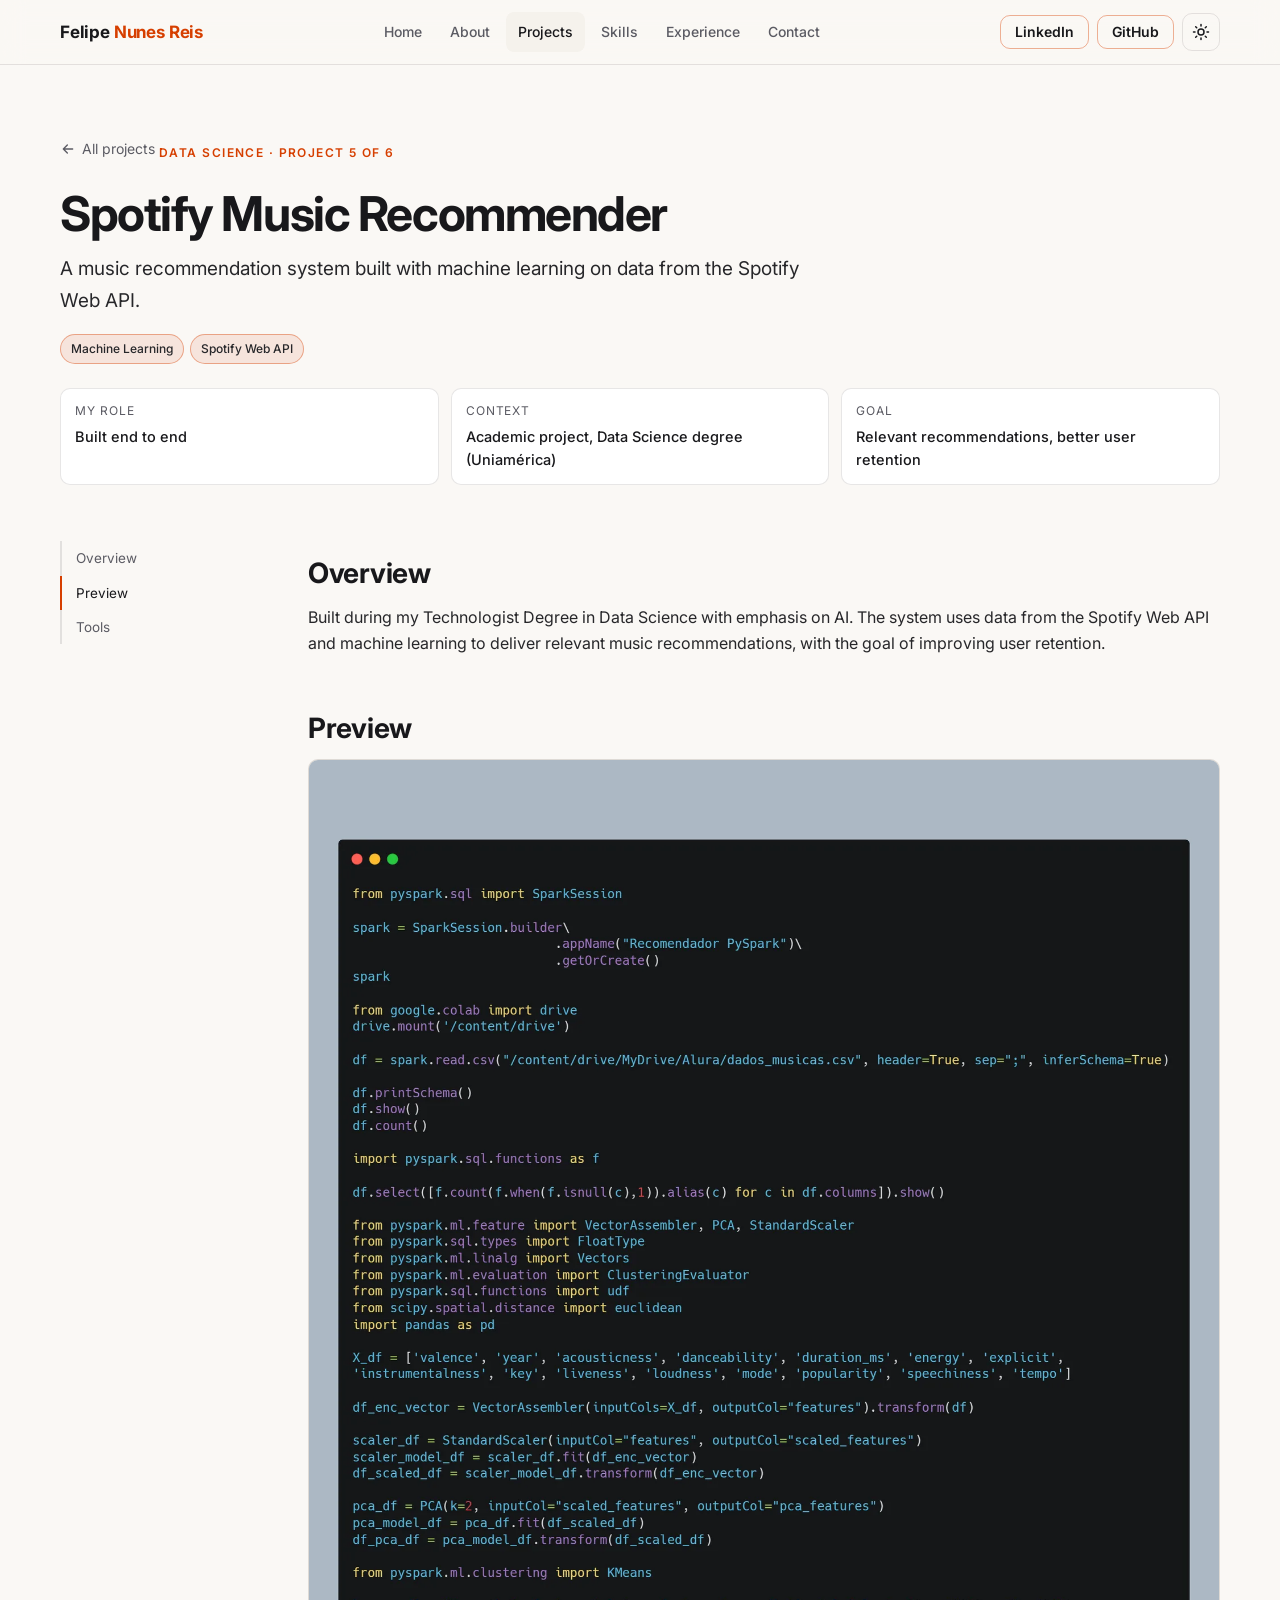
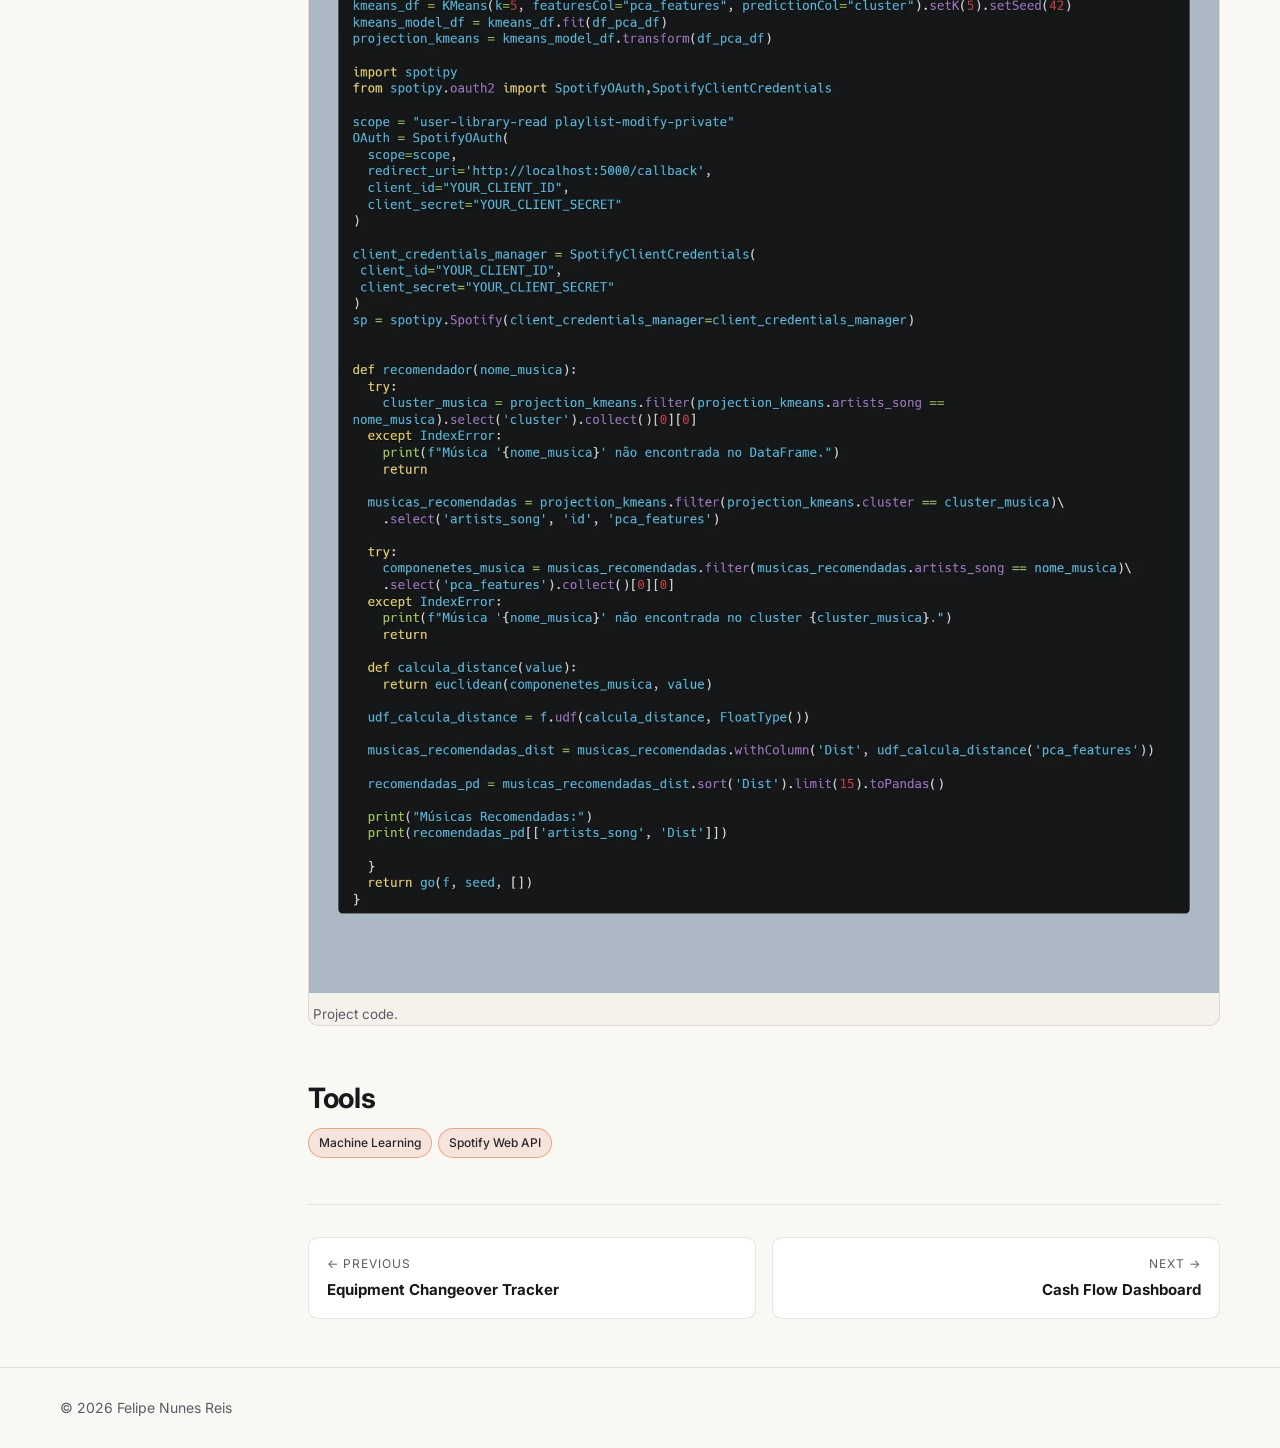
<file: projects/spotify-music-recommender.html>
<!DOCTYPE html>
<html lang="en">
<head>
  <meta charset="utf-8" />
  <meta name="viewport" content="width=device-width,initial-scale=1" />
  <title>Spotify Music Recommender — Felipe Nunes Reis</title>
  <meta name="description" content="A music recommendation system built with machine learning on Spotify Web API data, during a Data Science degree." />
  <meta name="theme-color" content="#0e0e11" />
  <link rel="icon" href="../assets/favicon.svg" type="image/svg+xml" />
  <link rel="preconnect" href="https://fonts.googleapis.com" />
  <link rel="preconnect" href="https://fonts.gstatic.com" crossorigin />
  <link rel="stylesheet" href="https://fonts.googleapis.com/css2?family=Inter:wght@400;500;600;700;800&display=swap" />
  <link rel="stylesheet" href="../css/style.css" />
  <script>try{var t=localStorage.getItem('theme');if(t)document.documentElement.dataset.theme=t;}catch(e){}</script>
</head>
<body>
  <a class="skip-link" href="#main">Skip to content</a>

  <header class="site-header">
    <div class="container header-grid">
      <a href="../index.html" class="brand">Felipe <span>Nunes Reis</span></a>
      <nav class="nav" aria-label="Main">
        <a href="../index.html">Home</a>
        <a href="../index.html#about">About</a>
        <a href="../index.html#projects" aria-current="true">Projects</a>
        <a href="../index.html#skills">Skills</a>
        <a href="../index.html#experience">Experience</a>
        <a href="../index.html#contact">Contact</a>
      </nav>
      <div class="header-actions">
        <a class="btn ghost" href="https://www.linkedin.com/in/felipe-nunes-reis-b3a3061b6/" target="_blank" rel="noopener">LinkedIn</a>
        <a class="btn ghost" href="https://github.com/FelipeNunesReis" target="_blank" rel="noopener">GitHub</a>
        <button class="icon-btn theme-toggle" type="button" aria-label="Switch theme">
          <svg class="moon" viewBox="0 0 24 24" fill="none" stroke="currentColor" stroke-width="2" stroke-linecap="round" stroke-linejoin="round" aria-hidden="true"><path d="M21 12.8A9 9 0 1 1 11.2 3a7 7 0 0 0 9.8 9.8z"/></svg>
          <svg class="sun" viewBox="0 0 24 24" fill="none" stroke="currentColor" stroke-width="2" stroke-linecap="round" stroke-linejoin="round" aria-hidden="true"><circle cx="12" cy="12" r="4"/><path d="M12 2v2M12 20v2M4.9 4.9l1.4 1.4M17.7 17.7l1.4 1.4M2 12h2M20 12h2M4.9 19.1l1.4-1.4M17.7 6.3l1.4-1.4"/></svg>
        </button>
        <button class="icon-btn menu-btn" type="button" aria-label="Open menu" aria-expanded="false" aria-controls="mobile-nav">
          <svg viewBox="0 0 24 24" fill="none" stroke="currentColor" stroke-width="2" stroke-linecap="round" aria-hidden="true"><path d="M4 7h16M4 12h16M4 17h16"/></svg>
        </button>
      </div>
    </div>
    <nav class="mobile-nav" id="mobile-nav" aria-label="Mobile">
      <a href="../index.html">Home</a>
      <a href="../index.html#about">About</a>
      <a href="../index.html#projects">Projects</a>
      <a href="../index.html#skills">Skills</a>
      <a href="../index.html#experience">Experience</a>
      <a href="../index.html#contact">Contact</a>
    </nav>
  </header>

  <main id="main" class="container">
    <section class="cs-hero">
      <a class="back" href="../index.html#projects"><svg viewBox="0 0 24 24" fill="none" stroke="currentColor" stroke-width="2" stroke-linecap="round" stroke-linejoin="round" aria-hidden="true"><path d="M19 12H5M11 18l-6-6 6-6"/></svg> All projects</a>
      <span class="eyebrow">Data Science · Project 5 of 6</span>
      <h1>Spotify Music Recommender</h1>
      <p class="lead">A music recommendation system built with machine learning on data from the Spotify Web API.</p>
      <ul class="badges"><li>Machine Learning</li><li>Spotify Web API</li></ul>
      <dl class="cs-meta">
        <div><dt>My role</dt><dd>Built end to end</dd></div>
        <div><dt>Context</dt><dd>Academic project, Data Science degree (Uniamérica)</dd></div>
        <div><dt>Goal</dt><dd>Relevant recommendations, better user retention</dd></div>
      </dl>
    </section>

    <div class="cs-layout">
      <nav class="cs-toc" aria-label="On this page">
        <ol>
          <li><a href="#overview">Overview</a></li>
          <li><a href="#preview">Preview</a></li>
          <li><a href="#tools">Tools</a></li>
        </ol>
      </nav>
      <article>
        <section class="cs-section" id="overview">
          <h2>Overview</h2>
          <p>Built during my Technologist Degree in Data Science with emphasis on AI. The system uses data from the Spotify Web API and machine learning to deliver relevant music recommendations, with the goal of improving user retention.</p>
        </section>

        <section class="cs-section" id="preview">
          <h2>Preview</h2>
          <figure class="shot">
            <a href="../images/carbon.webp" target="_blank" rel="noopener">
              <picture><source type="image/webp" srcset="../images/carbon.webp" /><img src="../images/carbon.png" alt="Source code of the music recommender" loading="lazy" width="1600" height="3223" /></picture>
            </a>
            <figcaption>Project code.</figcaption>
          </figure>
        </section>

        <section class="cs-section" id="tools">
          <h2>Tools</h2>
          <ul class="badges"><li>Machine Learning</li><li>Spotify Web API</li></ul>
        </section>

        <nav class="pager" aria-label="Project navigation">
          <a class="prev" href="equipment-changeover-tracker.html"><span>← Previous</span><strong>Equipment Changeover Tracker</strong></a>
          <a class="next" href="cash-flow-dashboard.html"><span>Next →</span><strong>Cash Flow Dashboard</strong></a>
        </nav>
      </article>
    </div>
  </main>

  <footer class="site-footer">
    <div class="container"><span>© 2026 Felipe Nunes Reis</span></div>
  </footer>

  <script src="../js/script.js"></script>
</body>
</html>
</file>
<file: css/style.css>
/* =========================================================
   Felipe Nunes Reis — portfolio design system
   Dark by default, light theme via data-theme / OS preference
   ========================================================= */

/* ---------- Tokens ---------- */
:root{
  --bg:#0e0e11;
  --bg-2:#131317;
  --panel:#17171c;
  --panel-2:#1e1e25;
  --line:rgba(255,255,255,.08);
  --line-strong:rgba(255,255,255,.16);
  --text:#f4f4f5;
  --text-2:#d4d4d8;
  --muted:#a1a1aa;
  --accent:#ff4d00;
  --accent-2:#ff8a3d;
  --accent-ink:#ffffff;
  --accent-soft:rgba(255,77,0,.12);
  --accent-line:rgba(255,77,0,.45);
  --glow:rgba(255,77,0,.28);
  --ok:#3ecf8e;
  --warn:#f5b547;
  --danger:#ff6b6b;
  --shadow:0 10px 30px rgba(0,0,0,.45);
  --radius:16px;
  --radius-sm:10px;
  --max:1160px;
  --gutter:clamp(16px,4vw,32px);
  --font:"Inter",system-ui,-apple-system,"Segoe UI",Roboto,"Helvetica Neue",Arial,sans-serif;
  --mono:ui-monospace,"Cascadia Code","JetBrains Mono",Consolas,Menlo,monospace;
  --ease:cubic-bezier(.2,.8,.2,1);
  color-scheme:dark;
}
@media (prefers-color-scheme:light){
  :root:not([data-theme="dark"]){
    --bg:#faf8f5;--bg-2:#f3f0ea;--panel:#ffffff;--panel-2:#f5f2ec;
    --line:rgba(20,18,16,.1);--line-strong:rgba(20,18,16,.2);
    --text:#18181b;--text-2:#27272a;--muted:#5b5b63;
    --accent:#d63f00;--accent-2:#ff6a1f;--accent-ink:#ffffff;
    --accent-soft:rgba(214,63,0,.1);--accent-line:rgba(214,63,0,.4);--glow:rgba(214,63,0,.2);
    --shadow:0 10px 30px rgba(40,30,20,.12);
    color-scheme:light;
  }
}
:root[data-theme="light"]{
  --bg:#faf8f5;--bg-2:#f3f0ea;--panel:#ffffff;--panel-2:#f5f2ec;
  --line:rgba(20,18,16,.1);--line-strong:rgba(20,18,16,.2);
  --text:#18181b;--text-2:#27272a;--muted:#5b5b63;
  --accent:#d63f00;--accent-2:#ff6a1f;--accent-ink:#ffffff;
  --accent-soft:rgba(214,63,0,.1);--accent-line:rgba(214,63,0,.4);--glow:rgba(214,63,0,.2);
  --shadow:0 10px 30px rgba(40,30,20,.12);
  color-scheme:light;
}

/* ---------- Base ---------- */
*,*::before,*::after{box-sizing:border-box}
html{scroll-behavior:smooth;-webkit-text-size-adjust:100%}
body{
  margin:0;
  font-family:var(--font);
  font-size:16px;
  line-height:1.65;
  color:var(--text);
  background:var(--bg);
  -webkit-font-smoothing:antialiased;
}
img,svg{max-width:100%;display:block}
img{height:auto}
a{color:var(--accent);text-decoration:none}
a:hover{text-decoration:underline;text-underline-offset:3px}
h1,h2,h3,h4{margin:0;line-height:1.15;letter-spacing:-.01em;font-weight:700;color:var(--text)}
p{margin:0 0 1em}
p:last-child{margin-bottom:0}
ul,ol{margin:0;padding-left:1.25em}
code{font-family:var(--mono);font-size:.9em;background:var(--panel-2);padding:.1em .4em;border-radius:6px}
pre{margin:0;padding:16px 18px;background:var(--bg-2);border:1px solid var(--line);border-radius:var(--radius-sm);overflow-x:auto;font-family:var(--mono);font-size:13.5px;line-height:1.55;color:var(--text-2)}
pre code{background:none;padding:0;font-size:inherit}
:focus-visible{outline:2px solid var(--accent);outline-offset:3px;border-radius:4px}
.skip-link{position:absolute;left:12px;top:-60px;z-index:1000;background:var(--accent);color:var(--accent-ink);padding:10px 14px;border-radius:8px;font-weight:600}
.skip-link:focus{top:12px}
.visually-hidden{position:absolute!important;width:1px;height:1px;overflow:hidden;clip:rect(0 0 0 0);white-space:nowrap}

.container{width:min(100% - 2*var(--gutter),var(--max));margin-inline:auto}
.section{padding:clamp(56px,8vw,96px) 0}
.section.alt{background:var(--bg-2)}
.section-head{display:flex;align-items:flex-end;justify-content:space-between;gap:16px;flex-wrap:wrap;margin-bottom:28px}
.eyebrow{display:inline-block;font-size:12px;font-weight:600;letter-spacing:.12em;text-transform:uppercase;color:var(--accent);margin-bottom:10px}
.section-title{font-size:clamp(26px,3.4vw,36px)}
.section-intro{color:var(--muted);max-width:60ch;margin-top:10px}
.muted{color:var(--muted)}

/* ---------- Buttons ---------- */
.btn{
  display:inline-flex;align-items:center;gap:8px;
  padding:12px 20px;border-radius:12px;border:1px solid transparent;
  font-weight:600;font-size:15px;line-height:1;cursor:pointer;text-decoration:none;
  background:var(--accent);color:var(--accent-ink);
  transition:transform .25s var(--ease),box-shadow .25s var(--ease),background .2s;
}
.btn:hover{text-decoration:none;transform:translateY(-2px);box-shadow:0 10px 24px var(--glow)}
.btn.outline{background:transparent;color:var(--text);border-color:var(--line-strong)}
.btn.outline:hover{border-color:var(--accent);color:var(--accent)}
.btn.ghost{background:transparent;color:var(--text);border-color:var(--accent-line);padding:9px 14px;font-size:14px;border-radius:10px}
.btn.ghost:hover{background:var(--accent);color:var(--accent-ink);border-color:var(--accent);transform:none;box-shadow:none}
.btn svg{width:18px;height:18px}
.text-link{font-size:14px;color:var(--muted);text-decoration:underline;text-underline-offset:3px}
.text-link:hover{color:var(--accent)}

/* ---------- Header ---------- */
.site-header{
  position:sticky;top:0;z-index:100;
  background:color-mix(in srgb,var(--bg) 82%,transparent);
  backdrop-filter:blur(12px);-webkit-backdrop-filter:blur(12px);
  border-bottom:1px solid var(--line);
}
.header-grid{display:flex;align-items:center;justify-content:space-between;gap:16px;height:64px}
.brand{font-weight:700;font-size:17px;color:var(--text);text-decoration:none;white-space:nowrap;letter-spacing:-.01em}
.brand span{color:var(--accent)}
.brand:hover{text-decoration:none}
.nav{display:flex;gap:4px}
.nav a{padding:8px 12px;border-radius:8px;color:var(--muted);font-size:14px;font-weight:500;transition:color .2s,background .2s}
.nav a:hover,.nav a[aria-current="true"]{color:var(--text);background:var(--panel-2);text-decoration:none}
.header-actions{display:flex;align-items:center;gap:8px}
.icon-btn{
  display:inline-grid;place-items:center;width:38px;height:38px;border-radius:10px;
  background:transparent;border:1px solid var(--line);color:var(--text);cursor:pointer;transition:border-color .2s,background .2s;
}
.icon-btn:hover{border-color:var(--accent);background:var(--accent-soft)}
.icon-btn svg{width:18px;height:18px}
.theme-toggle .sun{display:none}
:root[data-theme="light"] .theme-toggle .sun{display:block}
:root[data-theme="light"] .theme-toggle .moon{display:none}
@media (prefers-color-scheme:light){
  :root:not([data-theme="dark"]) .theme-toggle .sun{display:block}
  :root:not([data-theme="dark"]) .theme-toggle .moon{display:none}
}
.menu-btn{display:none}
.mobile-nav{display:none;flex-direction:column;gap:4px;padding:10px var(--gutter) 16px;border-top:1px solid var(--line);background:var(--bg)}
.mobile-nav.show{display:flex}
.mobile-nav a{padding:10px 12px;border-radius:8px;color:var(--text);font-weight:500}
.mobile-nav a:hover{background:var(--panel-2);text-decoration:none}

/* ---------- Hero ---------- */
.hero{position:relative;overflow:hidden;padding:clamp(56px,9vw,112px) 0 clamp(48px,6vw,80px);isolation:isolate}
.hero::before{
  content:"";position:absolute;inset:0;z-index:-1;
  background:
    radial-gradient(60% 50% at 70% 20%,var(--glow),transparent 70%),
    linear-gradient(var(--line) 1px,transparent 1px) 0 0/48px 48px,
    linear-gradient(90deg,var(--line) 1px,transparent 1px) 0 0/48px 48px;
  -webkit-mask-image:linear-gradient(180deg,#000 40%,transparent);mask-image:linear-gradient(180deg,#000 40%,transparent);
  opacity:.8;
}
.hero-grid{display:grid;grid-template-columns:minmax(0,1.3fr) minmax(280px,.8fr);gap:clamp(28px,5vw,64px);align-items:center}
.hero h1{font-size:clamp(36px,6vw,64px);letter-spacing:-.03em;margin:8px 0 14px}
.hero h1 em{font-style:normal;color:var(--accent)}
.hero .lead{font-size:clamp(17px,2vw,20px);color:var(--text-2);max-width:56ch;margin-bottom:26px}
.hero-cta{display:flex;flex-wrap:wrap;align-items:center;gap:12px;margin-bottom:28px}
.chips{display:flex;flex-wrap:wrap;gap:10px;list-style:none;padding:0;margin:0}
.chips li{display:flex;flex-direction:column;gap:2px;padding:12px 16px;border-radius:12px;background:var(--panel);border:1px solid var(--line);min-width:150px}
.chips strong{font-size:14px}
.chips span{font-size:13px;color:var(--muted)}
.portrait{position:relative;justify-self:end;width:min(100%,360px);aspect-ratio:3/4;border-radius:24px;overflow:hidden;border:1px solid var(--line);box-shadow:var(--shadow);background:var(--panel)}
.portrait img{width:100%;height:100%;object-fit:cover}
.portrait::after{content:"";position:absolute;inset:auto -40px -40px auto;width:180px;height:180px;border-radius:40px;background:linear-gradient(135deg,var(--accent),transparent 70%);opacity:.75;mix-blend-mode:screen;pointer-events:none}
:root[data-theme="light"] .portrait::after{mix-blend-mode:multiply;opacity:.35}

/* ---------- Cards (generic) ---------- */
.card{background:var(--panel);border:1px solid var(--line);border-radius:var(--radius);padding:22px;transition:transform .3s var(--ease),box-shadow .3s var(--ease),border-color .3s}
.card:hover{transform:translateY(-3px);border-color:var(--accent-line);box-shadow:0 14px 34px var(--glow)}
.card h3{font-size:18px;margin-bottom:8px}
.card p{color:var(--muted);font-size:15px}
.grid-3{display:grid;grid-template-columns:repeat(3,1fr);gap:20px}
.grid-2{display:grid;grid-template-columns:repeat(2,1fr);gap:20px}

/* ---------- Badges ---------- */
.badges{display:flex;flex-wrap:wrap;gap:6px;list-style:none;padding:0;margin:0}
.badges li{font-size:12px;font-weight:500;padding:4px 10px;border-radius:999px;background:var(--accent-soft);border:1px solid var(--accent-line);color:var(--text-2);white-space:nowrap}
.badges.neutral li{background:var(--panel-2);border-color:var(--line);color:var(--muted)}

/* ---------- Project cards ---------- */
.project-grid{display:grid;grid-template-columns:repeat(auto-fill,minmax(300px,1fr));gap:20px}
.project-grid.featured{grid-template-columns:repeat(3,1fr)}
.project-card{
  display:flex;flex-direction:column;overflow:hidden;
  background:var(--panel);border:1px solid var(--line);border-radius:var(--radius);
  transition:transform .3s var(--ease),box-shadow .3s var(--ease),border-color .3s;
}
.project-card:hover{transform:translateY(-4px);border-color:var(--accent-line);box-shadow:0 16px 40px var(--glow)}
.project-card.is-hidden{display:none}
.project-card .thumb{position:relative;aspect-ratio:16/9;background:var(--panel-2);border-bottom:1px solid var(--line);overflow:hidden}
.project-card .thumb img{width:100%;height:100%;object-fit:cover;object-position:top left;transition:transform .6s var(--ease)}
.project-card:hover .thumb img{transform:scale(1.03)}
.project-card .thumb::after{content:"";position:absolute;inset:0;background:linear-gradient(180deg,transparent 60%,rgba(0,0,0,.35));pointer-events:none}
:root[data-theme="light"] .project-card .thumb::after{background:linear-gradient(180deg,transparent 70%,rgba(0,0,0,.12))}
.project-card .body{display:flex;flex-direction:column;gap:10px;padding:18px 20px 20px;flex:1}
.project-card .kicker{font-size:12px;font-weight:600;letter-spacing:.1em;text-transform:uppercase;color:var(--accent)}
.project-card h3{font-size:19px;letter-spacing:-.01em}
.project-card h3 a{color:inherit}
.project-card h3 a::after{content:"";position:absolute;inset:0}
.project-card{position:relative}
.project-card p{color:var(--muted);font-size:14.5px;margin:0}
.project-card .badges{margin-top:auto;padding-top:6px}
.project-card .more{display:inline-flex;align-items:center;gap:6px;font-weight:600;font-size:14px;color:var(--accent);margin-top:4px}
.project-card .more svg{width:16px;height:16px;transition:transform .25s var(--ease)}
.project-card:hover .more svg{transform:translateX(4px)}

/* Placeholder for missing screenshots */
.placeholder{
  display:flex;flex-direction:column;align-items:center;justify-content:center;gap:4px;
  width:100%;height:100%;min-height:150px;padding:16px;text-align:center;font-size:13px;color:var(--muted);
  background:repeating-linear-gradient(135deg,var(--line) 0 10px,transparent 10px 22px),var(--panel-2);
}
.placeholder strong{color:var(--text-2);font-size:14px}

/* ---------- Filter tabs ---------- */
.filters{display:flex;flex-wrap:wrap;gap:8px;margin-bottom:26px}
.filters button{
  padding:8px 14px;border-radius:999px;border:1px solid var(--line);background:var(--panel);
  color:var(--muted);font:inherit;font-size:14px;font-weight:500;cursor:pointer;transition:all .2s;
}
.filters button:hover{border-color:var(--accent-line);color:var(--text)}
.filters button[aria-selected="true"]{background:var(--accent);border-color:var(--accent);color:var(--accent-ink)}
.filters-empty{display:none;color:var(--muted);padding:20px 0}
.filters-empty.show{display:block}

/* ---------- How I work ---------- */
.steps{display:grid;grid-template-columns:repeat(5,1fr);gap:14px;counter-reset:step}
.step{position:relative;padding:20px 18px 18px;background:var(--panel);border:1px solid var(--line);border-radius:var(--radius)}
.step::before{counter-increment:step;content:"0" counter(step);position:absolute;top:14px;right:16px;font-size:12px;font-weight:600;color:var(--muted);letter-spacing:.08em}
.step .ico{display:grid;place-items:center;width:42px;height:42px;border-radius:12px;background:var(--accent-soft);color:var(--accent);margin-bottom:12px}
.step .ico svg{width:22px;height:22px}
.step h3{font-size:16px;margin-bottom:6px}
.step p{font-size:14px;color:var(--muted);margin:0}

/* ---------- Skills ---------- */
.skills{display:grid;grid-template-columns:repeat(4,1fr);gap:18px}
.skill{background:var(--panel);border:1px solid var(--line);border-radius:var(--radius);padding:20px}
.skill .ico{display:grid;place-items:center;width:44px;height:44px;border-radius:12px;background:var(--accent-soft);color:var(--accent);margin-bottom:14px}
.skill .ico svg{width:22px;height:22px}
.skill h3{font-size:16px;margin-bottom:12px}

/* ---------- Timeline ---------- */
.timeline{display:grid;grid-template-columns:1fr 1fr;gap:40px}
.timeline h3.track{font-size:14px;letter-spacing:.1em;text-transform:uppercase;color:var(--muted);margin-bottom:18px}
.tl{list-style:none;padding:0;margin:0;position:relative}
.tl::before{content:"";position:absolute;left:7px;top:6px;bottom:6px;width:2px;background:var(--line-strong)}
.tl li{position:relative;padding:0 0 26px 32px}
.tl li:last-child{padding-bottom:0}
.tl li::before{content:"";position:absolute;left:0;top:6px;width:16px;height:16px;border-radius:50%;background:var(--bg);border:3px solid var(--accent)}
.tl .when{display:block;font-size:13px;color:var(--muted);margin-bottom:2px}
.tl h4{font-size:16px;margin-bottom:4px}
.tl p{font-size:14.5px;color:var(--muted);margin:0}
.tl ul{margin-top:6px;color:var(--muted);font-size:14px}

/* ---------- Contact ---------- */
.contact-grid{display:grid;grid-template-columns:1.2fr 1fr;gap:20px}
.contact-card h3{font-size:15px;color:var(--muted);text-transform:uppercase;letter-spacing:.08em;margin:18px 0 10px;font-weight:600}
.contact-card h3:first-child{margin-top:0}
.contact-card .row{display:flex;flex-wrap:wrap;gap:10px}
.contact-card .big{font-size:clamp(18px,2.2vw,22px);font-weight:600;color:var(--text)}

/* ---------- Footer ---------- */
.site-footer{padding:28px 0;border-top:1px solid var(--line);color:var(--muted);font-size:14px}
.site-footer .container{display:flex;justify-content:space-between;gap:12px;flex-wrap:wrap}

/* =========================================================
   Case study pages
   ========================================================= */
.cs-hero{padding:clamp(40px,6vw,72px) 0 clamp(28px,4vw,40px)}
.cs-hero .back{display:inline-flex;align-items:center;gap:6px;color:var(--muted);font-size:14px;margin-bottom:20px}
.cs-hero .back svg{width:16px;height:16px}
.cs-hero h1{font-size:clamp(30px,4.5vw,48px);letter-spacing:-.03em;margin:6px 0 12px}
.cs-hero .lead{font-size:clamp(16px,1.8vw,19px);color:var(--text-2);max-width:62ch;margin-bottom:18px}
.cs-meta{display:grid;grid-template-columns:repeat(auto-fit,minmax(160px,1fr));gap:12px;margin-top:24px}
.cs-meta div{padding:12px 14px;background:var(--panel);border:1px solid var(--line);border-radius:var(--radius-sm)}
.cs-meta dt{font-size:12px;text-transform:uppercase;letter-spacing:.08em;color:var(--muted);margin-bottom:4px}
.cs-meta dd{margin:0;font-size:14.5px;font-weight:500}

.cs-layout{display:grid;grid-template-columns:200px minmax(0,1fr);gap:48px;align-items:start;padding-bottom:40px}
.cs-toc{position:sticky;top:84px}
.cs-toc ol{list-style:none;padding:0;margin:0;border-left:2px solid var(--line)}
.cs-toc a{display:block;padding:6px 14px;font-size:13.5px;color:var(--muted);margin-left:-2px;border-left:2px solid transparent}
.cs-toc a:hover,.cs-toc a[aria-current="true"]{color:var(--text);border-left-color:var(--accent);text-decoration:none}
.cs-section{padding:8px 0 40px;scroll-margin-top:84px}
.cs-section h2{font-size:clamp(22px,2.6vw,28px);margin-bottom:14px;padding-top:8px}
.cs-section h3{font-size:17px;margin:22px 0 8px}
.cs-section p,.cs-section li{color:var(--text-2)}
.cs-section ul li{margin-bottom:6px}
.cs-section ul li::marker{color:var(--accent)}

.diagram{background:var(--panel);border:1px solid var(--line);border-radius:var(--radius);padding:16px;overflow-x:auto}
.diagram svg{width:100%;height:auto;min-width:640px;font-family:var(--font)}
.diagram figcaption,.feature figcaption,.shot figcaption{font-size:13.5px;color:var(--muted);padding:10px 4px 0}

.feature{display:grid;grid-template-columns:minmax(0,1fr) minmax(0,1.25fr);gap:24px;align-items:center;padding:22px 0;border-top:1px solid var(--line)}
.feature:last-of-type{border-bottom:1px solid var(--line)}
.feature:nth-of-type(even){direction:rtl}
.feature:nth-of-type(even) > *{direction:ltr}
.feature--text,.feature--text:nth-of-type(even){grid-template-columns:1fr;direction:ltr}
.feature h3{margin-top:0}
.feature p{font-size:15px}
.shot{margin:0;border-radius:var(--radius-sm);overflow:hidden;border:1px solid var(--line);background:var(--panel-2)}
.shot a{display:block}
.shot img{width:100%}
.shot .placeholder{aspect-ratio:16/9}

.highlight{background:var(--panel);border:1px solid var(--line);border-left:3px solid var(--accent);border-radius:var(--radius-sm);padding:18px 20px;margin-bottom:14px}
.highlight h3{margin:0 0 6px;font-size:16px}
.highlight p{font-size:15px}
.highlight pre{margin-top:12px}

.challenge{display:grid;grid-template-columns:1fr 1fr;gap:0;background:var(--panel);border:1px solid var(--line);border-radius:var(--radius-sm);overflow:hidden;margin-bottom:12px}
.challenge > div{padding:16px 18px}
.challenge > div:first-child{border-right:1px solid var(--line);background:var(--bg-2)}
.challenge h4{font-size:12px;letter-spacing:.1em;text-transform:uppercase;color:var(--muted);margin-bottom:6px}
.challenge p{margin:0;font-size:14.5px}

.results{display:grid;grid-template-columns:repeat(auto-fit,minmax(220px,1fr));gap:14px}
.results li{list-style:none;padding:16px 18px;background:var(--panel);border:1px solid var(--line);border-radius:var(--radius-sm);font-size:15px}
.results li::before{content:"✓";display:inline-block;margin-right:8px;color:var(--ok);font-weight:700}

.pager{display:grid;grid-template-columns:1fr 1fr;gap:16px;padding:32px 0 8px;border-top:1px solid var(--line)}
.pager a{display:flex;flex-direction:column;gap:4px;padding:16px 18px;background:var(--panel);border:1px solid var(--line);border-radius:var(--radius-sm);color:var(--text)}
.pager a:hover{border-color:var(--accent-line);text-decoration:none}
.pager a.next{text-align:right;align-items:flex-end}
.pager span{font-size:12px;letter-spacing:.08em;text-transform:uppercase;color:var(--muted)}
.pager strong{font-size:15px}

/* ---------- Theme-aware screenshots (dark / light capture) ---------- */
.theme-shot .light{display:none}
:root[data-theme="light"] .theme-shot .dark{display:none}
:root[data-theme="light"] .theme-shot .light{display:block}
@media (prefers-color-scheme:light){
  :root:not([data-theme="dark"]) .theme-shot .dark{display:none}
  :root:not([data-theme="dark"]) .theme-shot .light{display:block}
}

/* ---------- Case study extras ---------- */
.numbers{display:grid;grid-template-columns:repeat(auto-fit,minmax(140px,1fr));gap:12px;list-style:none;padding:0;margin:0}
.numbers li{background:var(--panel);border:1px solid var(--line);border-radius:var(--radius-sm);padding:16px 12px;text-align:center}
.numbers strong{display:block;font-size:28px;color:var(--accent);letter-spacing:-.02em;line-height:1.1;margin-bottom:4px}
.numbers span{font-size:13px;color:var(--muted)}
.flow{list-style:none;padding:0;margin:0;counter-reset:f;display:grid;gap:10px}
.flow li{position:relative;padding:14px 16px 14px 58px;background:var(--panel);border:1px solid var(--line);border-radius:var(--radius-sm);font-size:15px;color:var(--text-2)}
.flow li::before{counter-increment:f;content:counter(f);position:absolute;left:16px;top:13px;width:28px;height:28px;border-radius:50%;background:var(--accent);color:var(--accent-ink);font-weight:700;font-size:14px;display:grid;place-items:center}
.flow strong{color:var(--text)}
.cs-section .tl{margin-top:8px}
.cs-section .tl li{padding-bottom:18px}

/* ---------- Reveal ---------- */
.reveal{opacity:0;transform:translateY(16px);transition:opacity .6s var(--ease),transform .6s var(--ease)}
.reveal.revealed{opacity:1;transform:none}
@media (prefers-reduced-motion:reduce){
  html{scroll-behavior:auto}
  *,*::before,*::after{transition-duration:.01ms!important;animation-duration:.01ms!important}
  .reveal{opacity:1;transform:none}
}

/* ---------- Responsive ---------- */
@media (max-width:1024px){
  .project-grid.featured{grid-template-columns:repeat(2,1fr)}
  .steps{grid-template-columns:repeat(3,1fr)}
  .skills{grid-template-columns:repeat(2,1fr)}
  .cs-layout{grid-template-columns:1fr}
  .cs-toc{display:none}
}
@media (max-width:860px){
  .nav{display:none}
  .menu-btn{display:inline-grid}
  .header-actions .btn{display:none}
  .hero-grid{grid-template-columns:1fr}
  .portrait{justify-self:center;width:min(100%,300px);aspect-ratio:1}
  .grid-3,.grid-2{grid-template-columns:1fr}
  .timeline,.contact-grid{grid-template-columns:1fr}
  .feature,.feature:nth-of-type(even){grid-template-columns:1fr;direction:ltr}
  .challenge{grid-template-columns:1fr}
  .challenge > div:first-child{border-right:none;border-bottom:1px solid var(--line)}
}
@media (max-width:600px){
  .project-grid,.project-grid.featured{grid-template-columns:1fr}
  .steps{grid-template-columns:1fr 1fr}
  .skills{grid-template-columns:1fr}
  .hero-cta .btn{width:100%;justify-content:center}
  .chips li{min-width:0;flex:1 1 45%}
  .pager{grid-template-columns:1fr}
  .pager a.next{text-align:left;align-items:flex-start}
}
@media (max-width:420px){
  .steps{grid-template-columns:1fr}
}
</file>
